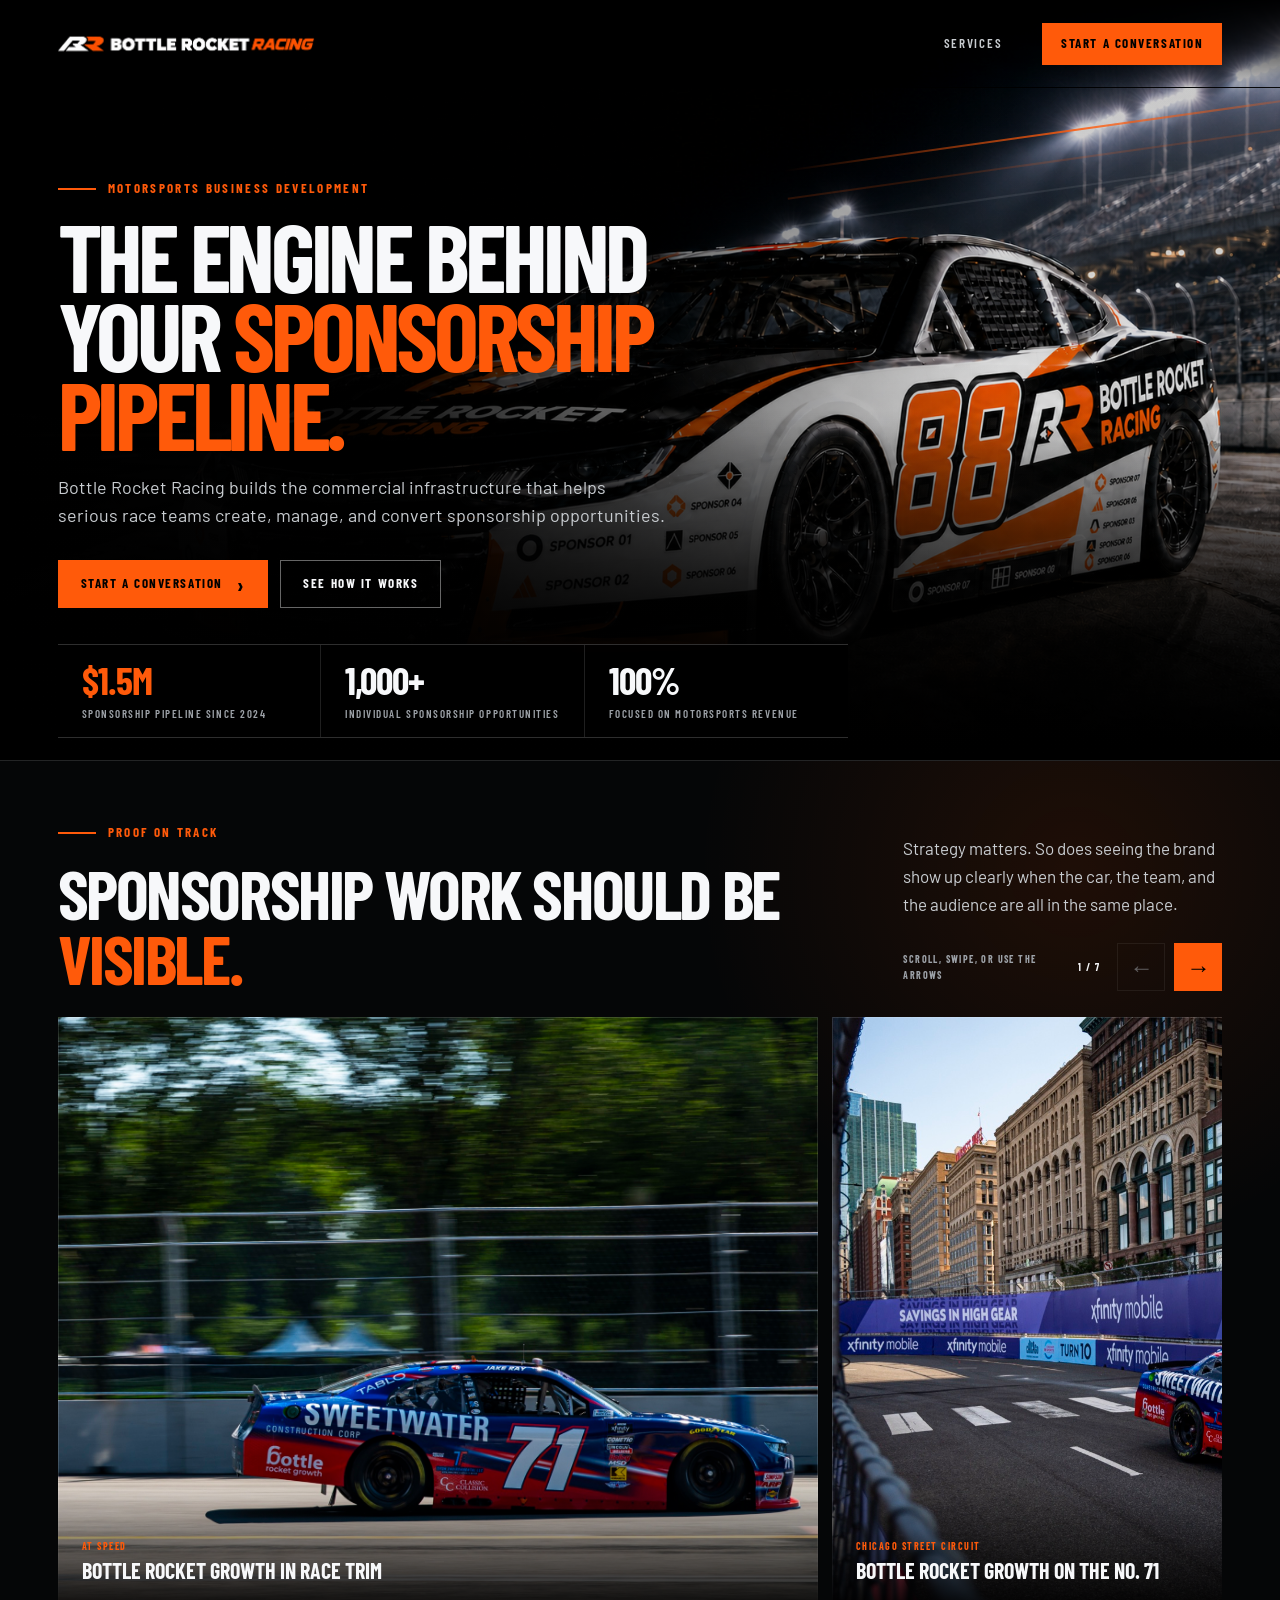
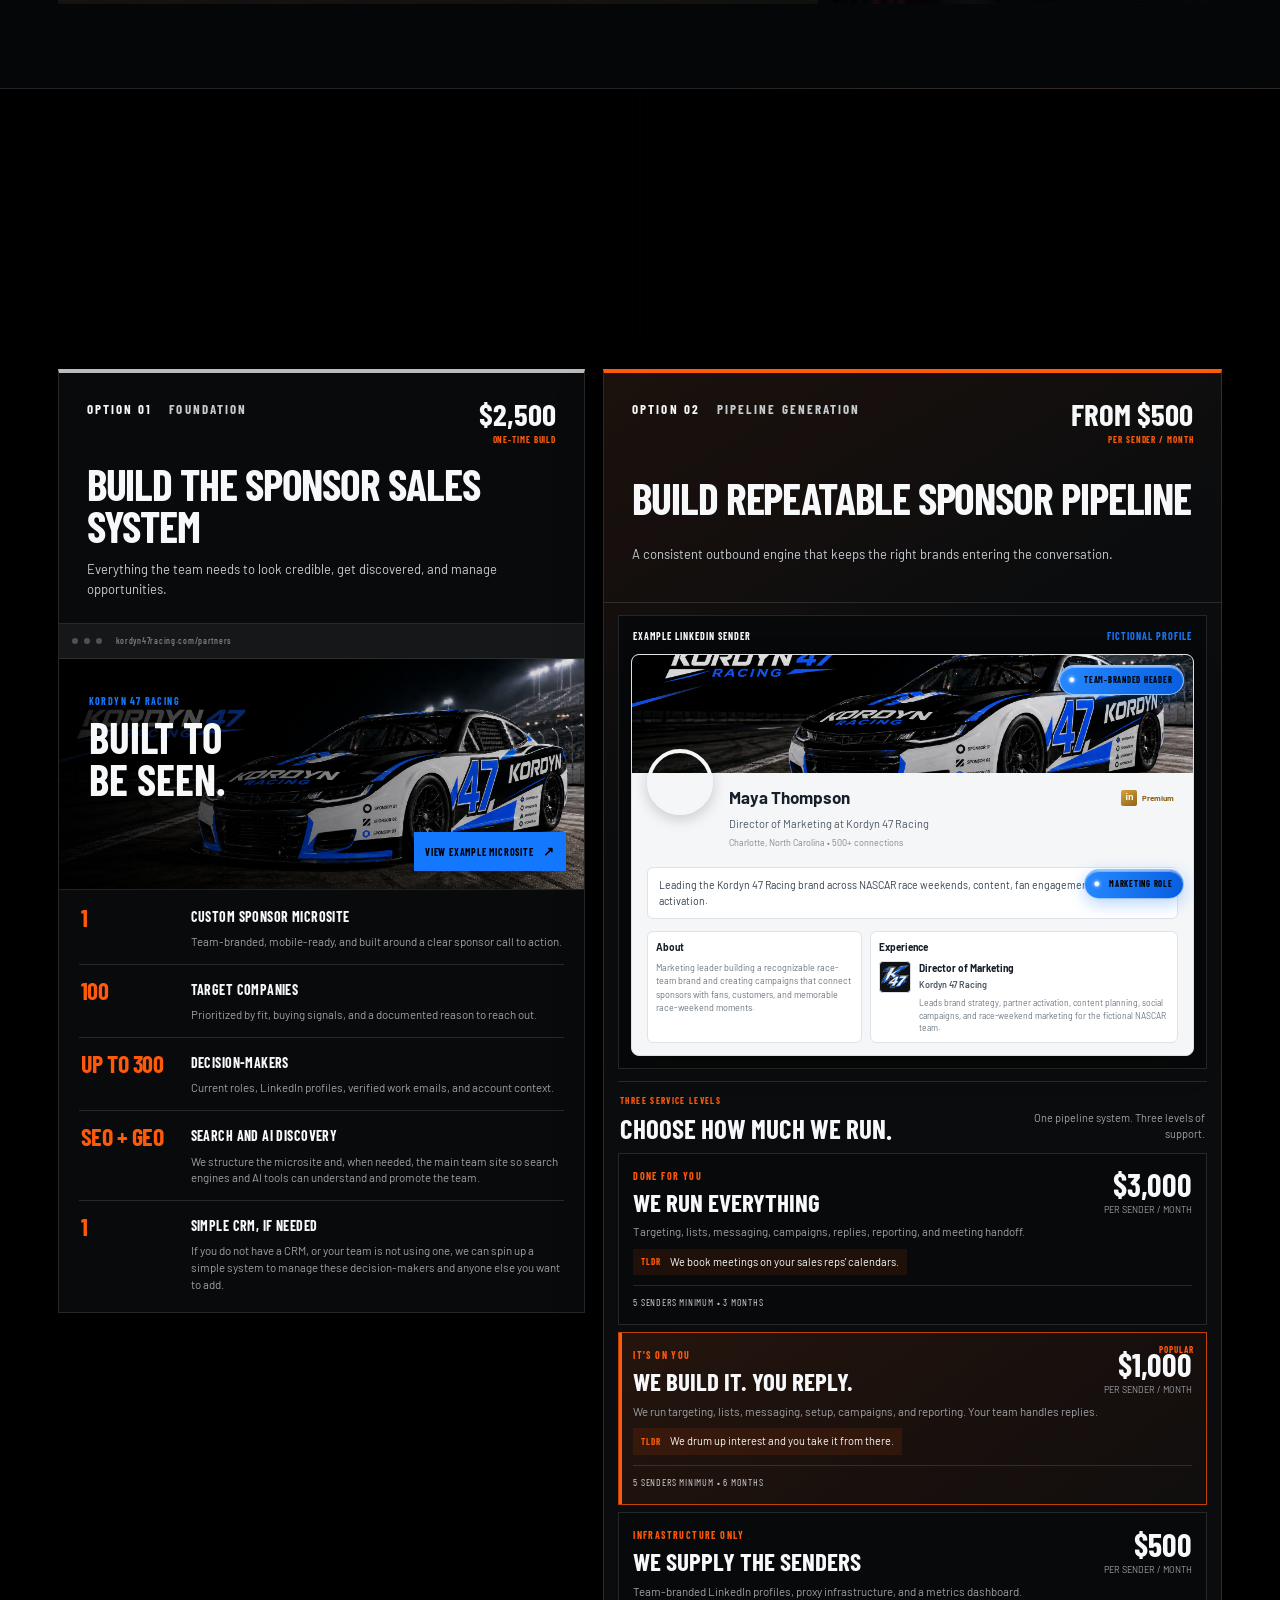
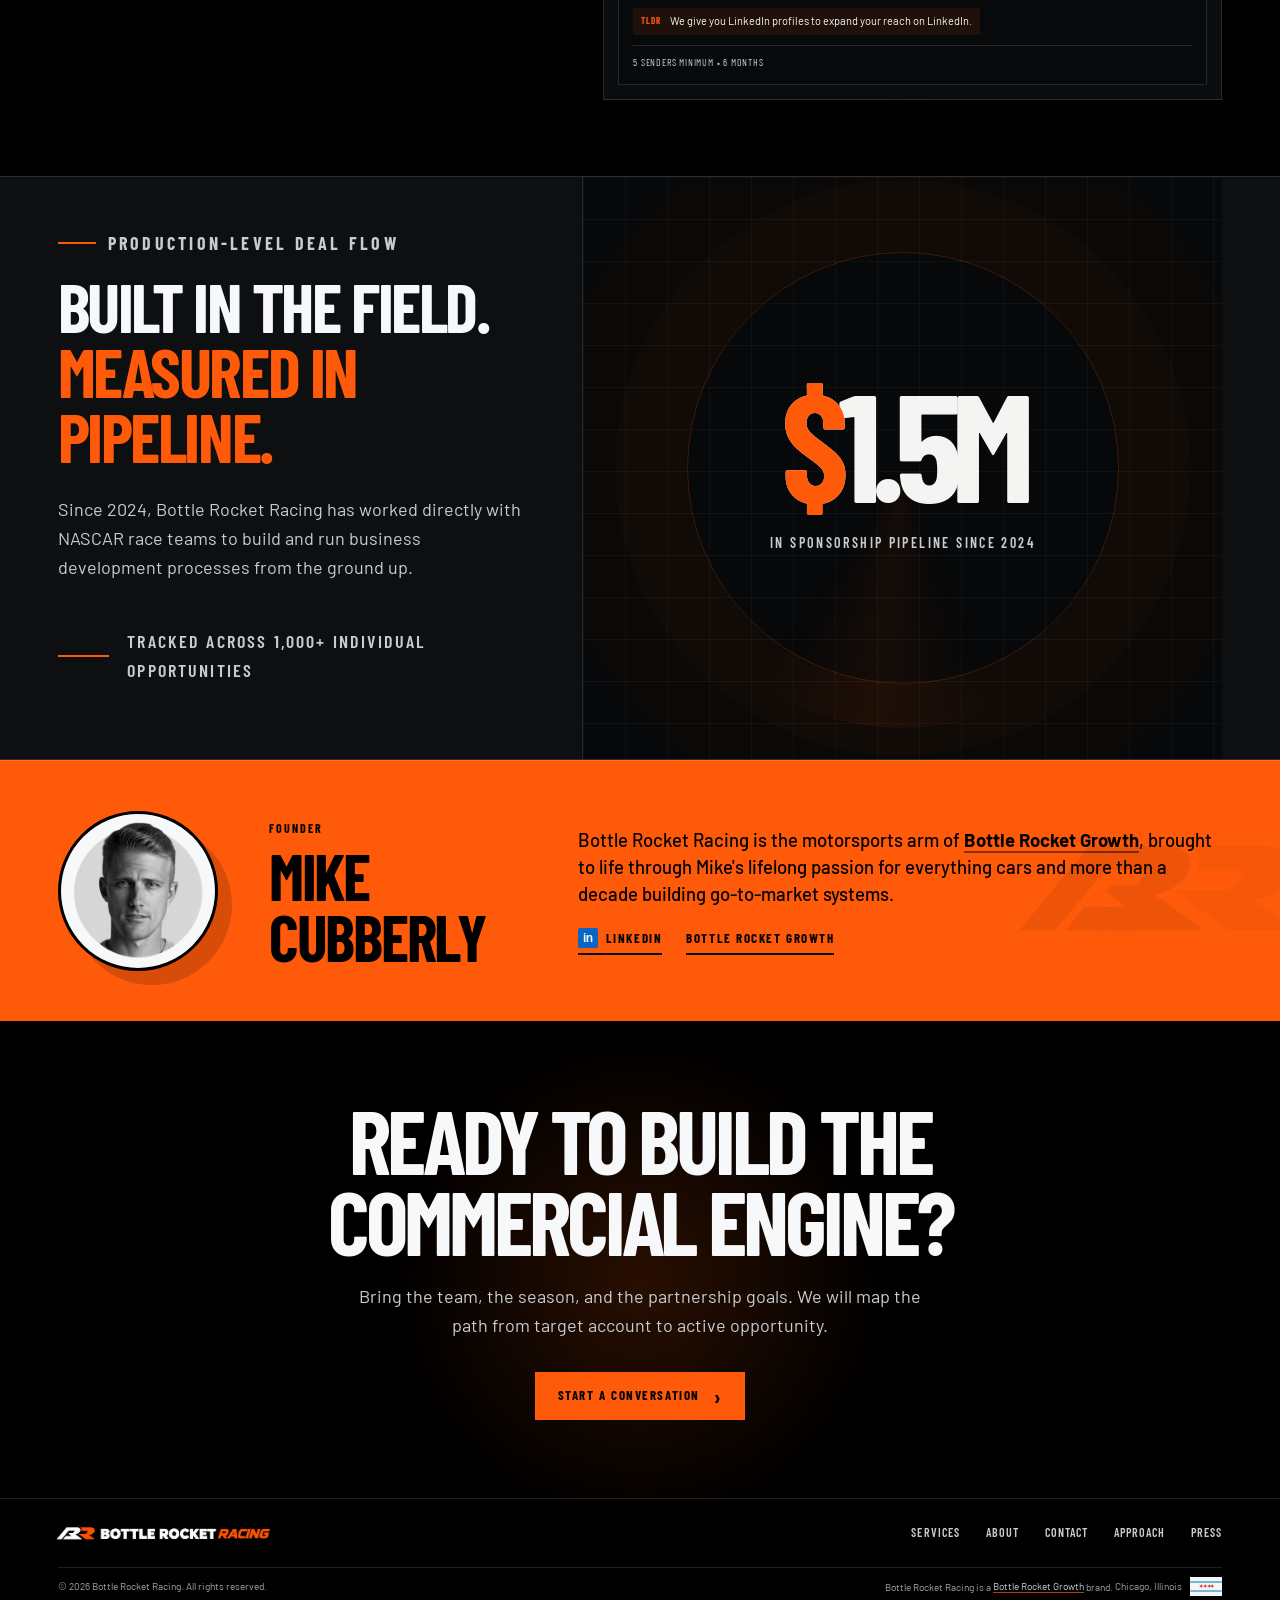
<file: index.html>
<!doctype html>
<html lang="en">
<head>
  <meta charset="utf-8">
  <meta name="viewport" content="width=device-width, initial-scale=1">
  <title>Sponsorship Pipeline for Race Teams | Bottle Rocket Racing</title>
  <meta name="description" content="Bottle Rocket Racing builds sponsorship pipeline and commercial infrastructure for serious race teams, including NASCAR teams.">
  <meta name="theme-color" content="#000000">
  <meta name="robots" content="index,follow,max-image-preview:large">
  <link rel="canonical" href="https://bottlerocketracing.com/">
  <link rel="icon" href="/favicon.ico?v=3" sizes="32x32">
  <link rel="icon" href="/favicon-32.png?v=3" type="image/png" sizes="32x32">
  <link rel="icon" href="/favicon-v2.png?v=3" type="image/png" sizes="512x512">
  <link rel="apple-touch-icon" href="/apple-touch-icon.png?v=3" sizes="180x180">
  <meta property="og:type" content="website">
  <meta property="og:url" content="https://bottlerocketracing.com/">
  <meta property="og:title" content="Bottle Rocket Racing | Revenue for Race Teams">
  <meta property="og:description" content="The commercial engine behind your sponsorship pipeline.">
  <meta property="og:image" content="https://bottlerocketracing.com/og-brr.png">
  <meta property="og:site_name" content="Bottle Rocket Racing">
  <meta name="twitter:card" content="summary_large_image">
  <meta name="twitter:title" content="Bottle Rocket Racing | Revenue for Race Teams">
  <meta name="twitter:description" content="The commercial engine behind your sponsorship pipeline.">
  <meta name="twitter:image" content="https://bottlerocketracing.com/og-brr.png">
  <link rel="preconnect" href="https://fonts.googleapis.com">
  <link rel="preconnect" href="https://fonts.gstatic.com" crossorigin>
  <link href="https://fonts.googleapis.com/css2?family=Barlow:ital,wght@0,400;0,500;0,600;1,400&amp;family=Barlow+Condensed:ital,wght@0,500;0,600;0,700;1,600&amp;display=swap" rel="stylesheet">
  <link rel="preload" as="image" href="/race-car-88-crisp.png" fetchpriority="high">
  <link rel="stylesheet" href="/styles.css?v=services-16">
  <script type="application/ld+json">
  {
    "@context": "https://schema.org",
    "@type": "ProfessionalService",
    "name": "Bottle Rocket Racing",
    "alternateName": "BRR",
    "url": "https://bottlerocketracing.com/",
    "logo": "https://bottlerocketracing.com/brr-wordmark.png",
    "image": "https://bottlerocketracing.com/race-car-88-crisp.png",
    "description": "Motorsports business development and sponsorship pipeline generation for race teams.",
    "founder": {
      "@type": "Person",
      "name": "Mike Cubberly",
      "url": "https://mikecubberly.com"
    },
    "address": {
      "@type": "PostalAddress",
      "addressLocality": "Chicago",
      "addressRegion": "IL",
      "addressCountry": "US"
    },
    "areaServed": "United States",
    "parentOrganization": {
      "@type": "Organization",
      "name": "Bottle Rocket Growth",
      "url": "https://bottlerocketgrowth.com"
    },
    "sameAs": [
      "https://www.linkedin.com/in/mikecubberly"
    ],
    "hasOfferCatalog": {
      "@type": "OfferCatalog",
      "name": "Motorsports Commercial Services",
      "itemListElement": [
        {
          "@type": "Offer",
          "price": "2500",
          "priceCurrency": "USD",
          "itemOffered": {
            "@type": "Service",
            "name": "Sponsorship Sales Foundation",
            "description": "Sponsor microsite, target-company and decision-maker research, search and AI discovery, and optional simple CRM setup."
          }
        },
        {
          "@type": "Offer",
          "itemOffered": {
            "@type": "Service",
            "name": "Sponsorship Pipeline Generation",
            "description": "Tiered LinkedIn sponsorship outreach infrastructure and execution, from sender profiles to fully managed campaigns and reply handling."
          }
        }
      ]
    }
  }
  </script>
</head>
<body>
  <a class="skip-link" href="#main">Skip to content</a>
  <header class="site-header">
    <div class="shell header-inner">
      <a class="brand-lockup" href="/" aria-label="Bottle Rocket Racing home">
        <img src="/brr-wordmark.png" alt="Bottle Rocket Racing" width="2172" height="724">
      </a>
      <button class="menu-toggle" type="button" aria-expanded="false" aria-controls="primary-navigation" aria-label="Open navigation"><span></span></button>
      <div class="nav-wrap" id="primary-navigation">
        <nav class="site-nav" aria-label="Primary navigation">
          <a href="#services">Services</a>
        </nav>
        <a class="header-cta" href="/contact.html">Start a conversation</a>
      </div>
    </div>
  </header>

  <main id="main">
    <section class="hero">
      <div class="hero-media" aria-hidden="true"></div>
      <div class="hero-speedline" aria-hidden="true"></div>
      <div class="shell hero-inner">
        <div class="hero-copy">
          <p class="eyebrow">Motorsports business development</p>
          <h1>The engine behind your <span>sponsorship pipeline.</span></h1>
          <p class="hero-lede">Bottle Rocket Racing builds the commercial infrastructure that helps serious race teams create, manage, and convert sponsorship opportunities.</p>
          <div class="hero-actions">
            <a class="button button-arrow" href="/contact.html">Start a conversation</a>
            <a class="button button-secondary" href="#services">See how it works</a>
          </div>
        </div>
        <div class="proof-strip" aria-label="Bottle Rocket Racing results">
          <div class="proof-item">
            <span class="proof-value"><em>$1.5M</em></span>
            <span class="proof-label">Sponsorship pipeline since 2024</span>
          </div>
          <div class="proof-item">
            <span class="proof-value">1,000+</span>
            <span class="proof-label">Individual sponsorship opportunities</span>
          </div>
          <div class="proof-item">
            <span class="proof-value">100%</span>
            <span class="proof-label">Focused on motorsports revenue</span>
          </div>
        </div>
      </div>
    </section>

    <section class="race-proof-section" aria-labelledby="race-proof-title">
      <div class="shell">
        <div class="race-proof-head reveal">
          <div>
            <p class="eyebrow">Proof on track</p>
            <h2 class="section-title" id="race-proof-title">Sponsorship work should be <span>visible.</span></h2>
          </div>
          <div class="race-proof-head-side">
            <p>Strategy matters. So does seeing the brand show up clearly when the car, the team, and the audience are all in the same place.</p>
            <div class="race-gallery-controls" aria-label="Race photo gallery controls">
              <span class="race-gallery-instruction">Scroll, swipe, or use the arrows</span>
              <span class="race-gallery-count" data-race-count aria-live="polite">1 / 7</span>
              <button class="race-gallery-button" type="button" data-race-prev aria-label="Previous race photo" disabled><span aria-hidden="true">&#8592;</span></button>
              <button class="race-gallery-button" type="button" data-race-next aria-label="Next race photo"><span aria-hidden="true">&#8594;</span></button>
            </div>
          </div>
        </div>
        <div class="race-proof-gallery reveal" id="race-photo-gallery" data-race-gallery tabindex="0" aria-label="Chicago race photo gallery. Use the left and right arrow keys or the gallery controls to browse.">
          <figure class="race-proof-photo race-proof-photo-main">
            <img src="/race-chicago-speed.jpg" alt="Ryan Ellis Racing number 71 car carrying the Bottle Rocket Growth logo at speed on the Chicago street circuit" width="1920" height="1277" loading="lazy">
            <figcaption><span>At speed</span><strong>Bottle Rocket Growth in race trim</strong></figcaption>
          </figure>
          <figure class="race-proof-photo race-proof-photo-secondary">
            <img src="/race-chicago-street.jpg" alt="Ryan Ellis Racing number 71 car on a Chicago street circuit with the Bottle Rocket Growth logo visible on the rear quarter panel" width="1500" height="998" loading="lazy">
            <figcaption><span>Chicago street circuit</span><strong>Bottle Rocket Growth on the No. 71</strong></figcaption>
          </figure>
          <figure class="race-proof-photo race-proof-photo-skyline">
            <img src="/race-chicago-skyline.jpg" alt="Ryan Ellis Racing number 71 car carrying Bottle Rocket Growth branding with the Chicago skyline behind it" width="1600" height="1066" loading="lazy">
            <figcaption><span>Downtown Chicago</span><strong>The No. 71 through the city</strong></figcaption>
          </figure>
          <figure class="race-proof-photo race-proof-photo-congress">
            <img src="/race-chicago-congress.jpg" alt="Ryan Ellis Racing number 71 car with Bottle Rocket Growth branding beneath the Congress Hotel sign in Chicago" width="1800" height="1197" loading="lazy">
            <figcaption><span>Congress Hotel</span><strong>A sponsor presence built to be seen</strong></figcaption>
          </figure>
          <figure class="race-proof-photo race-proof-photo-turn-six">
            <img src="/race-chicago-turn-six.jpg" alt="Ryan Ellis Racing number 71 car carrying Bottle Rocket Growth branding through turn 6 in Chicago" width="1600" height="1066" loading="lazy">
            <figcaption><span>Turn 6</span><strong>Brand visibility from every angle</strong></figcaption>
          </figure>
          <figure class="race-proof-photo race-proof-photo-turn-ten">
            <img src="/race-chicago-turn-ten.jpg" alt="Ryan Ellis Racing number 71 car carrying Bottle Rocket Growth branding through turn 10 in Chicago" width="1500" height="1000" loading="lazy">
            <figcaption><span>Turn 10</span><strong>The No. 71 in the Chicago streets</strong></figcaption>
          </figure>
          <figure class="race-proof-photo race-proof-photo-portrait">
            <img src="/race-chicago-team.jpg" alt="Three people beside the number 71 race car with Bottle Rocket Growth branding" width="564" height="848" loading="lazy">
            <figcaption><span>Trackside</span><strong>The people behind the partnership</strong></figcaption>
          </figure>
        </div>
      </div>
    </section>

    <section class="section section-lined" id="services">
      <div class="shell">
        <div class="section-head reveal">
          <div>
            <p class="eyebrow">What we build</p>
            <h2 class="section-title">Commercial infrastructure built for <span>race teams.</span></h2>
          </div>
          <p class="section-intro">Two focused ways to grow consistent sponsorship revenue. <span class="accent-text">Foundation</span> provides your team the assets to get seen and sell clearly. <span class="accent-text">Pipeline generation</span> creates a sustainable, repeatable, and consistent flow of sponsor conversations via LinkedIn.</p>
        </div>
        <div class="offer-split">
          <article class="offer-panel foundation-panel reveal">
            <header class="offer-panel-head">
              <p class="card-kicker"><span>Option 01</span> Foundation</p>
              <h3>Build the sponsor sales system</h3>
              <p>Everything the team needs to look credible, get discovered, and manage opportunities.</p>
              <div class="option-price"><strong>$2,500</strong><span>One-time build</span></div>
            </header>
            <div class="foundation-content">
              <a class="microsite-preview" href="/kordyn-47.html" target="_blank" rel="noopener" aria-label="Open the complete Kordyn 47 Racing example microsite in a new tab">
                <span class="preview-browser-bar"><i></i><i></i><i></i><b>kordyn47racing.com/partners</b></span>
                <span class="preview-car-wrap">
                  <img src="/kordyn-47-blue-banner.png" alt="Example Kordyn 47 Racing NASCAR team sponsor microsite featuring the fictional blue number 47 car">
                  <span class="preview-car-copy"><small>KORDYN 47 RACING</small><strong>Built to<br>be seen.</strong></span>
                  <span class="preview-link-label">View example microsite <b>&#8599;</b></span>
                </span>
              </a>
              <div class="foundation-list" aria-label="Sponsorship sales foundation deliverables">
                <div class="foundation-row">
                  <strong>1</strong>
                  <p><b>Custom sponsor microsite</b><span>Team-branded, mobile-ready, and built around a clear sponsor call to action.</span></p>
                </div>
                <div class="foundation-row">
                  <strong>100</strong>
                  <p><b>Target companies</b><span>Prioritized by fit, buying signals, and a documented reason to reach out.</span></p>
                </div>
                <div class="foundation-row">
                  <strong>Up to 300</strong>
                  <p><b>Decision-makers</b><span>Current roles, LinkedIn profiles, verified work emails, and account context.</span></p>
                </div>
                <div class="foundation-row">
                  <strong>SEO + GEO</strong>
                  <p><b>Search and AI discovery</b><span>We structure the microsite and, when needed, the main team site so search engines and AI tools can understand and promote the team.</span></p>
                </div>
                <div class="foundation-row">
                  <strong>1</strong>
                  <p><b>Simple CRM, if needed</b><span>If you do not have a CRM, or your team is not using one, we can spin up a simple system to manage these decision-makers and anyone else you want to add.</span></p>
                </div>
              </div>
            </div>
          </article>

          <article class="offer-panel pipeline-panel reveal">
            <header class="offer-panel-head">
              <p class="card-kicker"><span>Option 02</span> Pipeline generation</p>
              <h3>Build repeatable sponsor pipeline</h3>
              <p>A consistent outbound engine that keeps the right brands entering the conversation.</p>
              <div class="option-price"><strong>From $500</strong><span>Per sender / month</span></div>
            </header>
            <div class="pipeline-overview">
              <div class="sender-profile-preview" role="group" tabindex="0" aria-label="Animated example of a fictional LinkedIn sender profile">
                <div class="sender-preview-bar"><span>Example LinkedIn sender</span><small>Fictional profile</small></div>
                <div class="sender-profile-card">
                  <div class="sender-profile-banner" role="img" aria-label="Fictional Kordyn 47 Racing NASCAR team banner featuring the number 47 car and fictional sponsor logos"><i class="profile-callout callout-brand">Team-branded header</i></div>
                  <div class="sender-profile-body">
                    <div class="sender-avatar" role="img" aria-label="Fictional portrait of Maya Thompson"></div>
                    <div class="sender-identity">
                      <div class="sender-name-line"><strong>Maya Thompson</strong><span class="linkedin-premium-badge" aria-label="LinkedIn Premium member"><i>in</i> Premium</span></div>
                      <span>Director of Marketing at Kordyn 47 Racing</span>
                      <small>Charlotte, North Carolina &bull; 500+ connections</small>
                    </div>
                    <i class="profile-callout callout-role">Marketing role</i>
                    <div class="sender-headline">Leading the Kordyn 47 Racing brand across NASCAR race weekends, content, fan engagement, and sponsor activation.</div>
                    <div class="sender-profile-bottom">
                      <span><b>About</b> Marketing leader building a recognizable race-team brand and creating campaigns that connect sponsors with fans, customers, and memorable race-weekend moments.</span>
                      <div class="sender-experience">
                        <b>Experience</b>
                        <div class="sender-experience-entry">
                          <span class="sender-company-logo"><img src="/kordyn-47-blue-logo.png" alt="Kordyn 47 Racing logo" width="28" height="28"></span>
                          <div class="sender-experience-copy"><strong>Director of Marketing</strong><em>Kordyn 47 Racing</em><small>Leads brand strategy, partner activation, content planning, social campaigns, and race-weekend marketing for the fictional NASCAR team.</small></div>
                        </div>
                      </div>
                    </div>
                  </div>
                </div>
              </div>
            </div>
            <div class="tier-section-head">
              <div>
                <span>Three service levels</span>
                <h4 id="pipeline-levels-title">Choose how much we run.</h4>
              </div>
              <p>One pipeline system. Three levels of support.</p>
            </div>
            <div class="tier-list" aria-labelledby="pipeline-levels-title">
              <section class="tier-row">
                <div class="tier-name"><span>Done For You</span><h4>We run everything</h4></div>
                <p class="tier-price"><strong>$3,000</strong><span>per sender / month</span></p>
                <p class="tier-summary">Targeting, lists, messaging, campaigns, replies, reporting, and meeting handoff.</p>
                <p class="tier-tldr"><b>TLDR</b><span>We book meetings on your sales reps' calendars.</span></p>
                <p class="tier-terms">5 senders minimum &bull; 3 months</p>
              </section>
              <section class="tier-row tier-row-featured">
                <span class="tier-badge">Popular</span>
                <div class="tier-name"><span>It's On You</span><h4>We build it. You reply.</h4></div>
                <p class="tier-price"><strong>$1,000</strong><span>per sender / month</span></p>
                <p class="tier-summary">We run targeting, lists, messaging, setup, campaigns, and reporting. Your team handles replies.</p>
                <p class="tier-tldr"><b>TLDR</b><span>We drum up interest and you take it from there.</span></p>
                <p class="tier-terms">5 senders minimum &bull; 6 months</p>
              </section>
              <section class="tier-row">
                <div class="tier-name"><span>Infrastructure Only</span><h4>We supply the senders</h4></div>
                <p class="tier-price"><strong>$500</strong><span>per sender / month</span></p>
                <p class="tier-summary">Team-branded LinkedIn profiles, proxy infrastructure, and a metrics dashboard.</p>
                <p class="tier-tldr"><b>TLDR</b><span>We give you LinkedIn profiles to expand your reach on LinkedIn.</span></p>
                <p class="tier-terms">5 senders minimum &bull; 6 months</p>
              </section>
            </div>
          </article>
        </div>
      </div>
    </section>

    <section class="pipeline-section" aria-labelledby="pipeline-title">
      <div class="shell pipeline-grid">
        <div class="pipeline-copy reveal">
          <p class="eyebrow">Production-level deal flow</p>
          <h2 class="section-title" id="pipeline-title">Built in the field. <span>Measured in pipeline.</span></h2>
          <p>Since 2024, Bottle Rocket Racing has worked directly with NASCAR race teams to build and run business development processes from the ground up.</p>
          <p class="fact-row">Tracked across 1,000+ individual opportunities</p>
        </div>
        <div class="pipeline-visual reveal" role="img" tabindex="0" aria-label="$1.5 million in sponsorship pipeline since 2024">
          <div class="metric-lockup">
            <span class="metric-big"><span>$</span>1.5M</span>
            <span class="metric-caption">In sponsorship pipeline since 2024</span>
          </div>
        </div>
      </div>
    </section>

    <section class="founder-band" aria-labelledby="founder-title">
      <span class="founder-watermark" aria-hidden="true"></span>
      <div class="shell founder-grid">
        <div class="founder-portrait-frame">
          <img class="founder-portrait" src="/mike-cubberly.png" alt="Mike Cubberly" width="1254" height="1254">
        </div>
        <div class="founder-identity">
          <span class="founder-label">Founder</span>
          <h2 class="founder-name" id="founder-title">Mike Cubberly</h2>
        </div>
        <div class="founder-details">
          <p class="founder-copy">Bottle Rocket Racing is the motorsports arm of <a class="founder-inline-link" href="https://bottlerocketgrowth.com?utm_source=bottlerocketracing.com&amp;utm_medium=referral&amp;utm_campaign=founder_section&amp;utm_content=bottle_rocket_growth" target="_blank" rel="noopener">Bottle Rocket Growth</a>, brought to life through Mike's lifelong passion for everything cars and more than a decade building go-to-market systems.</p>
          <div class="founder-actions">
            <a class="founder-social" href="https://www.linkedin.com/in/mikecubberly?utm_source=bottlerocketracing.com&amp;utm_medium=referral&amp;utm_campaign=founder_section&amp;utm_content=linkedin_profile" target="_blank" rel="me noopener"><span class="founder-linkedin-icon" aria-hidden="true">in</span><span>LinkedIn</span></a>
            <a class="founder-link" href="https://bottlerocketgrowth.com?utm_source=bottlerocketracing.com&amp;utm_medium=referral&amp;utm_campaign=founder_section&amp;utm_content=bottle_rocket_growth" target="_blank" rel="noopener">Bottle Rocket Growth</a>
          </div>
        </div>
      </div>
    </section>

    <section class="cta-section">
      <div class="shell reveal">
        <h2>Ready to build the commercial engine?</h2>
        <p>Bring the team, the season, and the partnership goals. We will map the path from target account to active opportunity.</p>
        <a class="button button-arrow" href="/contact.html">Start a conversation</a>
      </div>
    </section>
  </main>

  <footer class="site-footer">
    <div class="shell">
      <div class="footer-top">
        <a class="footer-logo" href="/" aria-label="Bottle Rocket Racing home">
          <img src="/brr-wordmark.png" alt="Bottle Rocket Racing" width="2172" height="724">
        </a>
        <nav class="footer-links" aria-label="Footer navigation">
          <a href="/#services">Services</a>
          <a href="/about.html">About</a>
          <a href="/contact.html">Contact</a>
          <a href="/about.html#approach">Approach</a>
          <a href="/press.html">Press</a>
        </nav>
      </div>
      <div class="footer-bottom">
        <span>© 2026 Bottle Rocket Racing. All rights reserved.</span>
        <span>Bottle Rocket Racing is a <a href="https://bottlerocketgrowth.com?utm_source=bottlerocketracing.com&amp;utm_medium=referral&amp;utm_campaign=footer&amp;utm_content=bottle_rocket_growth" target="_blank" rel="noopener">Bottle Rocket Growth</a> brand. <span class="footer-location">Chicago, Illinois <span class="chicago-flag" role="img" aria-label="Flag of Chicago"><span aria-hidden="true">✶︎ ✶︎ ✶︎ ✶︎</span></span></span></span>
      </div>
    </div>
  </footer>
  <script src="/site.js?v=services-8" defer></script>
  <!-- Start of tawk.to live chat -->
  <script>
    var Tawk_API = Tawk_API || {}, Tawk_LoadStart = new Date();
    (function () {
      var chatScript = document.createElement("script");
      var firstScript = document.getElementsByTagName("script")[0];
      chatScript.async = true;
      chatScript.src = "https://embed.tawk.to/6a8373c5d009381d496aa211/1k08noeid";
      chatScript.charset = "UTF-8";
      chatScript.setAttribute("crossorigin", "*");
      firstScript.parentNode.insertBefore(chatScript, firstScript);
    })();
  </script>
  <!-- End of tawk.to live chat -->
</body>
</html>
</file>
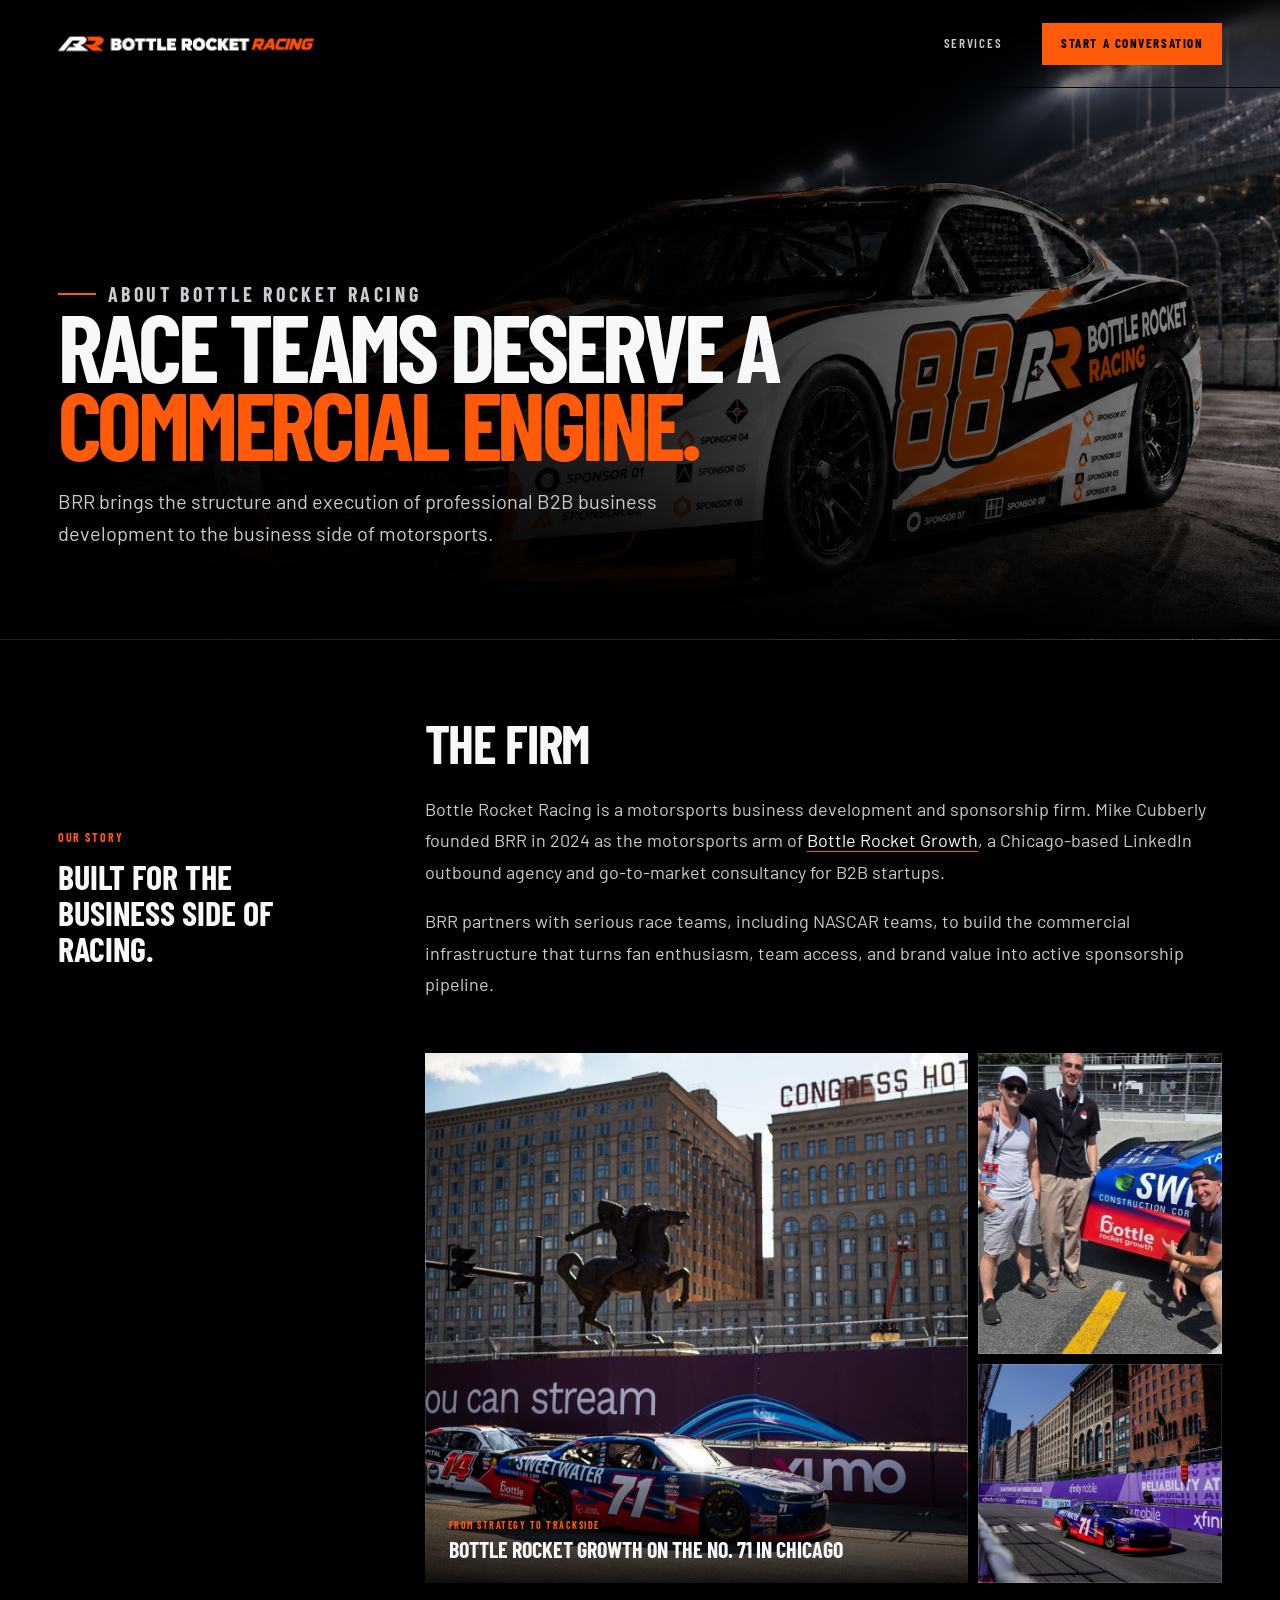
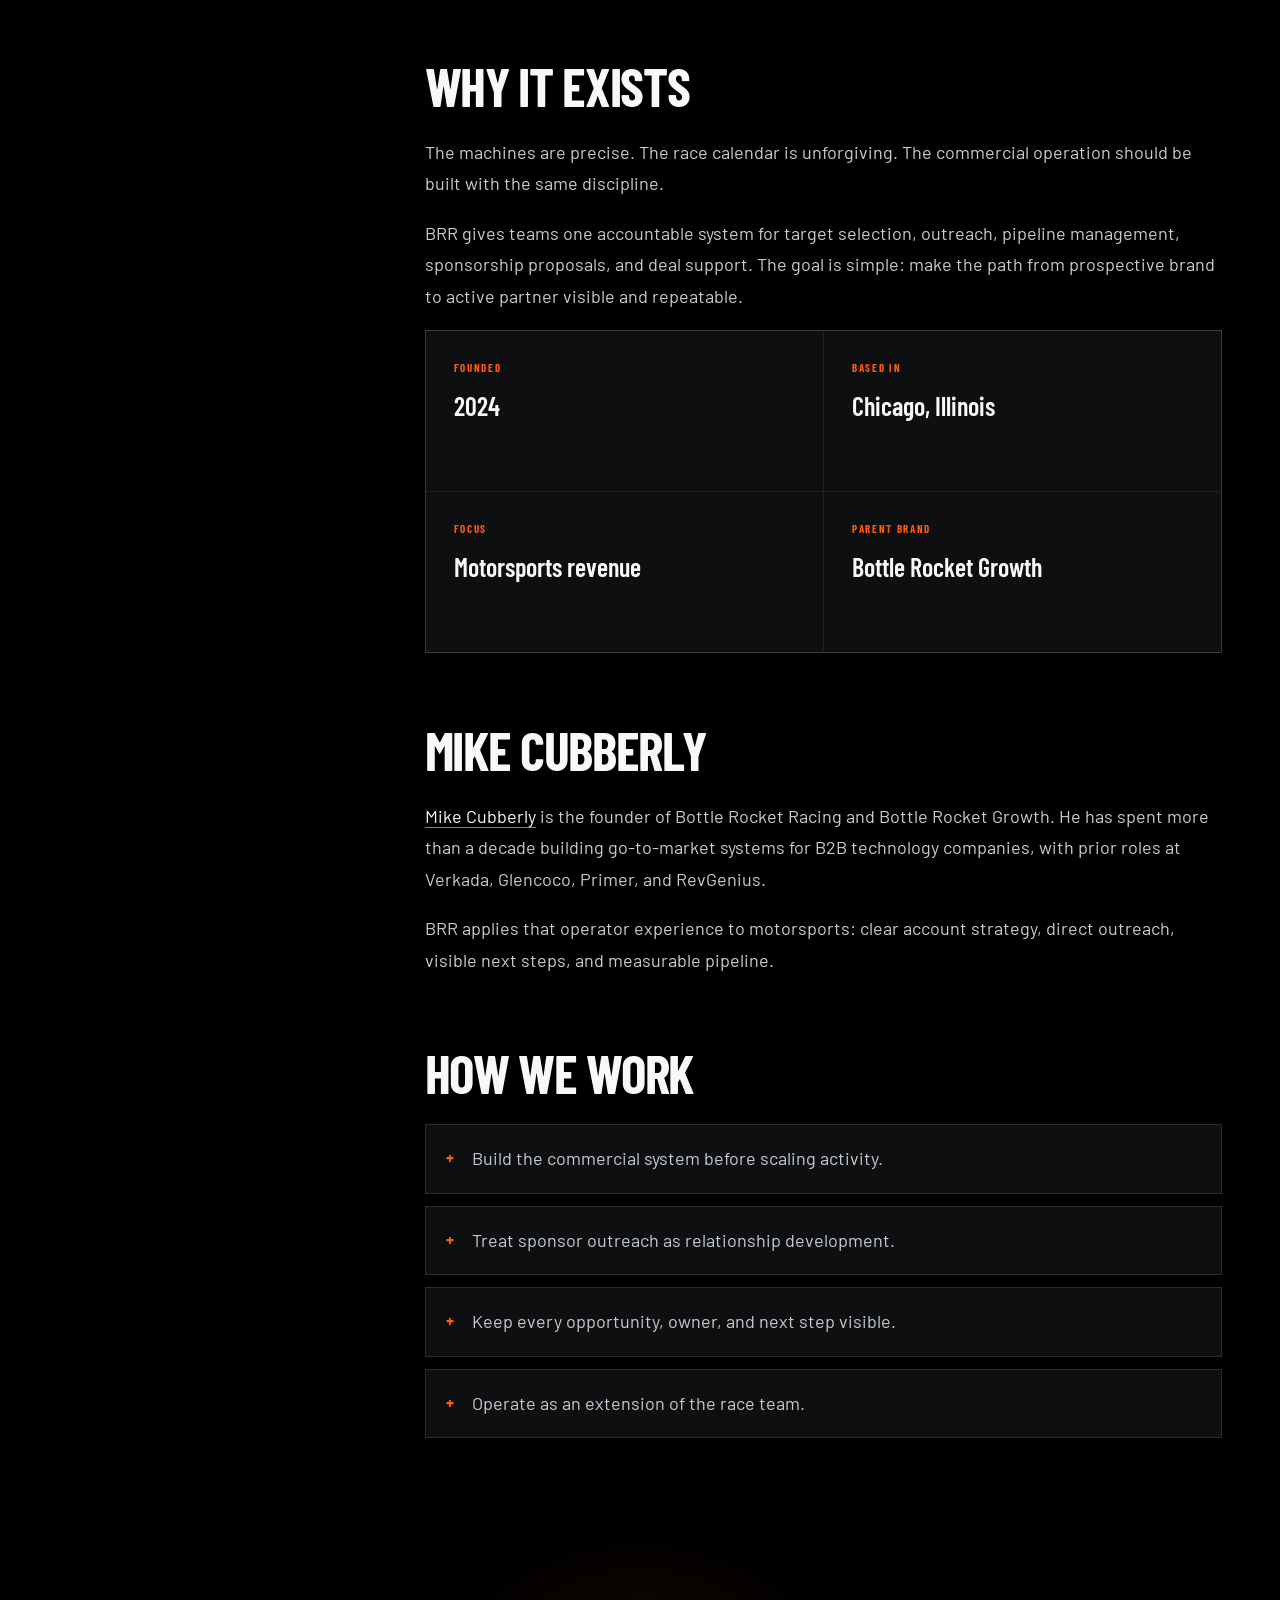
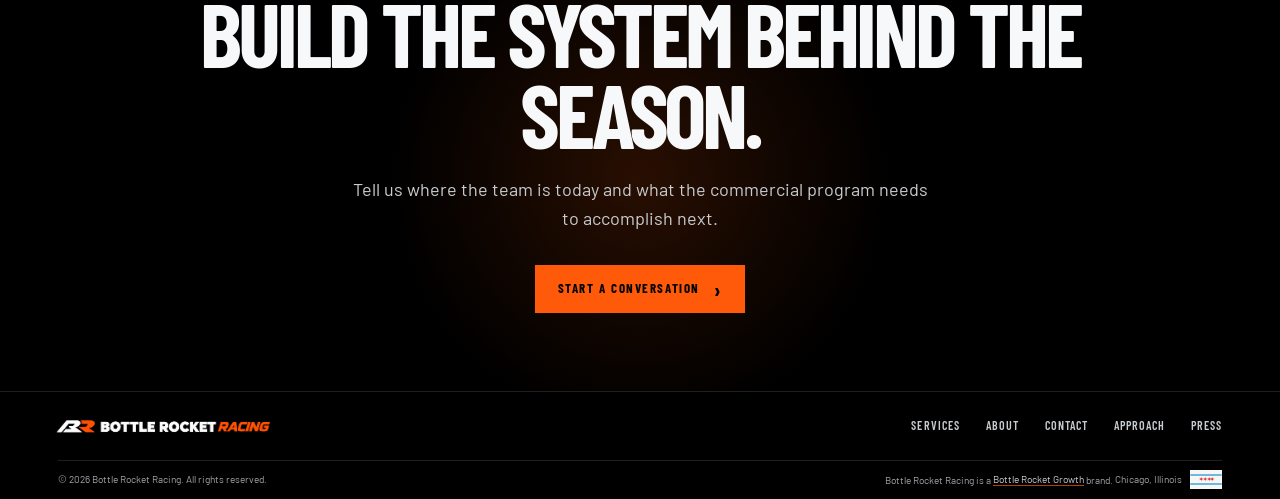
<file: about.html>
<!doctype html>
<html lang="en">
<head>
  <meta charset="utf-8">
  <meta name="viewport" content="width=device-width, initial-scale=1">
  <title>About Bottle Rocket Racing | Mike Cubberly</title>
  <meta name="description" content="Bottle Rocket Racing is the motorsports business development arm of Bottle Rocket Growth, founded by Mike Cubberly in Chicago in 2024.">
  <meta name="theme-color" content="#000000">
  <meta name="robots" content="index,follow,max-image-preview:large">
  <link rel="canonical" href="https://bottlerocketracing.com/about.html">
  <link rel="icon" href="/favicon.ico?v=3" sizes="32x32">
  <link rel="icon" href="/favicon-32.png?v=3" type="image/png" sizes="32x32">
  <link rel="icon" href="/favicon-v2.png?v=3" type="image/png" sizes="512x512">
  <link rel="apple-touch-icon" href="/apple-touch-icon.png?v=3" sizes="180x180">
  <meta property="og:type" content="website">
  <meta property="og:url" content="https://bottlerocketracing.com/about.html">
  <meta property="og:title" content="About Bottle Rocket Racing">
  <meta property="og:description" content="The operator-led motorsports business development firm built for race pace.">
  <meta property="og:image" content="https://bottlerocketracing.com/og-brr.png">
  <meta property="og:site_name" content="Bottle Rocket Racing">
  <meta name="twitter:card" content="summary_large_image">
  <link rel="preconnect" href="https://fonts.googleapis.com">
  <link rel="preconnect" href="https://fonts.gstatic.com" crossorigin>
  <link href="https://fonts.googleapis.com/css2?family=Barlow:ital,wght@0,400;0,500;0,600;1,400&amp;family=Barlow+Condensed:ital,wght@0,500;0,600;0,700;1,600&amp;display=swap" rel="stylesheet">
  <link rel="preload" as="image" href="/race-car-88-crisp.png" fetchpriority="high">
  <link rel="stylesheet" href="/styles.css?v=services-16">
  <script type="application/ld+json">
  {
    "@context": "https://schema.org",
    "@type": "AboutPage",
    "name": "About Bottle Rocket Racing",
    "url": "https://bottlerocketracing.com/about.html",
    "mainEntity": {
      "@type": "Organization",
      "name": "Bottle Rocket Racing",
      "alternateName": "BRR",
      "url": "https://bottlerocketracing.com/",
      "foundingDate": "2024",
      "founder": {
        "@type": "Person",
        "name": "Mike Cubberly",
        "url": "https://mikecubberly.com"
      },
      "parentOrganization": {
        "@type": "Organization",
        "name": "Bottle Rocket Growth",
        "url": "https://bottlerocketgrowth.com"
      }
    }
  }
  </script>
</head>
<body>
  <a class="skip-link" href="#main">Skip to content</a>
  <header class="site-header">
    <div class="shell header-inner">
      <a class="brand-lockup" href="/" aria-label="Bottle Rocket Racing home">
        <img src="/brr-wordmark.png" alt="Bottle Rocket Racing" width="2172" height="724">
      </a>
      <button class="menu-toggle" type="button" aria-expanded="false" aria-controls="primary-navigation" aria-label="Open navigation"><span></span></button>
      <div class="nav-wrap" id="primary-navigation">
        <nav class="site-nav" aria-label="Primary navigation">
          <a href="/#services">Services</a>
        </nav>
        <a class="header-cta" href="/contact.html">Start a conversation</a>
      </div>
    </div>
  </header>

  <main id="main">
    <section class="page-hero">
      <div class="shell">
        <p class="eyebrow">About Bottle Rocket Racing</p>
        <h1>Race teams deserve a <span>commercial engine.</span></h1>
        <p>BRR brings the structure and execution of professional B2B business development to the business side of motorsports.</p>
      </div>
    </section>

    <section class="section">
      <div class="shell content-grid">
        <aside class="content-aside reveal">
          <span>Our story</span>
          <strong>Built for the business side of racing.</strong>
        </aside>
        <div class="prose reveal">
          <h2>The firm</h2>
          <p>Bottle Rocket Racing is a motorsports business development and sponsorship firm. Mike Cubberly founded BRR in 2024 as the motorsports arm of <a href="https://bottlerocketgrowth.com" target="_blank" rel="noopener">Bottle Rocket Growth</a>, a Chicago-based LinkedIn outbound agency and go-to-market consultancy for B2B startups.</p>
          <p>BRR partners with serious race teams, including NASCAR teams, to build the commercial infrastructure that turns fan enthusiasm, team access, and brand value into active sponsorship pipeline.</p>

          <div class="about-race-story" aria-label="Bottle Rocket Growth at the Chicago street race">
            <figure class="about-race-photo about-race-photo-main">
              <img src="/race-chicago-congress.jpg" alt="Ryan Ellis Racing number 71 car with Bottle Rocket Growth branding beneath the Congress Hotel sign in Chicago" width="1800" height="1197" loading="lazy">
              <figcaption><span>From strategy to trackside</span><strong>Bottle Rocket Growth on the No. 71 in Chicago</strong></figcaption>
            </figure>
            <div class="about-race-stack">
              <figure class="about-race-photo">
                <img src="/race-chicago-team.jpg" alt="Three people beside the number 71 race car with Bottle Rocket Growth branding" width="564" height="848" loading="lazy">
              </figure>
              <figure class="about-race-photo">
                <img src="/race-chicago-turn-ten.jpg" alt="Ryan Ellis Racing number 71 car carrying Bottle Rocket Growth branding through turn 10 in Chicago" width="1500" height="1000" loading="lazy">
              </figure>
            </div>
          </div>

          <h2>Why it exists</h2>
          <p>The machines are precise. The race calendar is unforgiving. The commercial operation should be built with the same discipline.</p>
          <p>BRR gives teams one accountable system for target selection, outreach, pipeline management, sponsorship proposals, and deal support. The goal is simple: make the path from prospective brand to active partner visible and repeatable.</p>

          <div class="facts-grid" aria-label="Bottle Rocket Racing facts">
            <div class="fact-card">
              <span>Founded</span>
              <strong>2024</strong>
            </div>
            <div class="fact-card">
              <span>Based in</span>
              <strong>Chicago, Illinois</strong>
            </div>
            <div class="fact-card">
              <span>Focus</span>
              <strong>Motorsports revenue</strong>
            </div>
            <div class="fact-card">
              <span>Parent brand</span>
              <strong>Bottle Rocket Growth</strong>
            </div>
          </div>

          <h2>Mike Cubberly</h2>
          <p><a href="https://mikecubberly.com" target="_blank" rel="author noopener">Mike Cubberly</a> is the founder of Bottle Rocket Racing and Bottle Rocket Growth. He has spent more than a decade building go-to-market systems for B2B technology companies, with prior roles at Verkada, Glencoco, Primer, and RevGenius.</p>
          <p>BRR applies that operator experience to motorsports: clear account strategy, direct outreach, visible next steps, and measurable pipeline.</p>

          <h2 id="approach">How we work</h2>
          <ul class="plain-list">
            <li>Build the commercial system before scaling activity.</li>
            <li>Treat sponsor outreach as relationship development.</li>
            <li>Keep every opportunity, owner, and next step visible.</li>
            <li>Operate as an extension of the race team.</li>
          </ul>
        </div>
      </div>
    </section>

    <section class="cta-section">
      <div class="shell reveal">
        <h2>Build the system behind the season.</h2>
        <p>Tell us where the team is today and what the commercial program needs to accomplish next.</p>
        <a class="button button-arrow" href="/contact.html">Start a conversation</a>
      </div>
    </section>
  </main>

  <footer class="site-footer">
    <div class="shell">
      <div class="footer-top">
        <a class="footer-logo" href="/" aria-label="Bottle Rocket Racing home">
          <img src="/brr-wordmark.png" alt="Bottle Rocket Racing" width="2172" height="724">
        </a>
        <nav class="footer-links" aria-label="Footer navigation">
          <a href="/#services">Services</a>
          <a href="/about.html">About</a>
          <a href="/contact.html">Contact</a>
          <a href="/about.html#approach">Approach</a>
          <a href="/press.html">Press</a>
        </nav>
      </div>
      <div class="footer-bottom">
        <span>© 2026 Bottle Rocket Racing. All rights reserved.</span>
        <span>Bottle Rocket Racing is a <a href="https://bottlerocketgrowth.com?utm_source=bottlerocketracing.com&amp;utm_medium=referral&amp;utm_campaign=footer&amp;utm_content=bottle_rocket_growth" target="_blank" rel="noopener">Bottle Rocket Growth</a> brand. <span class="footer-location">Chicago, Illinois <span class="chicago-flag" role="img" aria-label="Flag of Chicago"><span aria-hidden="true">✶︎ ✶︎ ✶︎ ✶︎</span></span></span></span>
      </div>
    </div>
  </footer>
  <script src="/site.js?v=services-8" defer></script>
  <!-- Start of tawk.to live chat -->
  <script>
    var Tawk_API = Tawk_API || {}, Tawk_LoadStart = new Date();
    (function () {
      var chatScript = document.createElement("script");
      var firstScript = document.getElementsByTagName("script")[0];
      chatScript.async = true;
      chatScript.src = "https://embed.tawk.to/6a8373c5d009381d496aa211/1k08noeid";
      chatScript.charset = "UTF-8";
      chatScript.setAttribute("crossorigin", "*");
      firstScript.parentNode.insertBefore(chatScript, firstScript);
    })();
  </script>
  <!-- End of tawk.to live chat -->
</body>
</html>
</file>
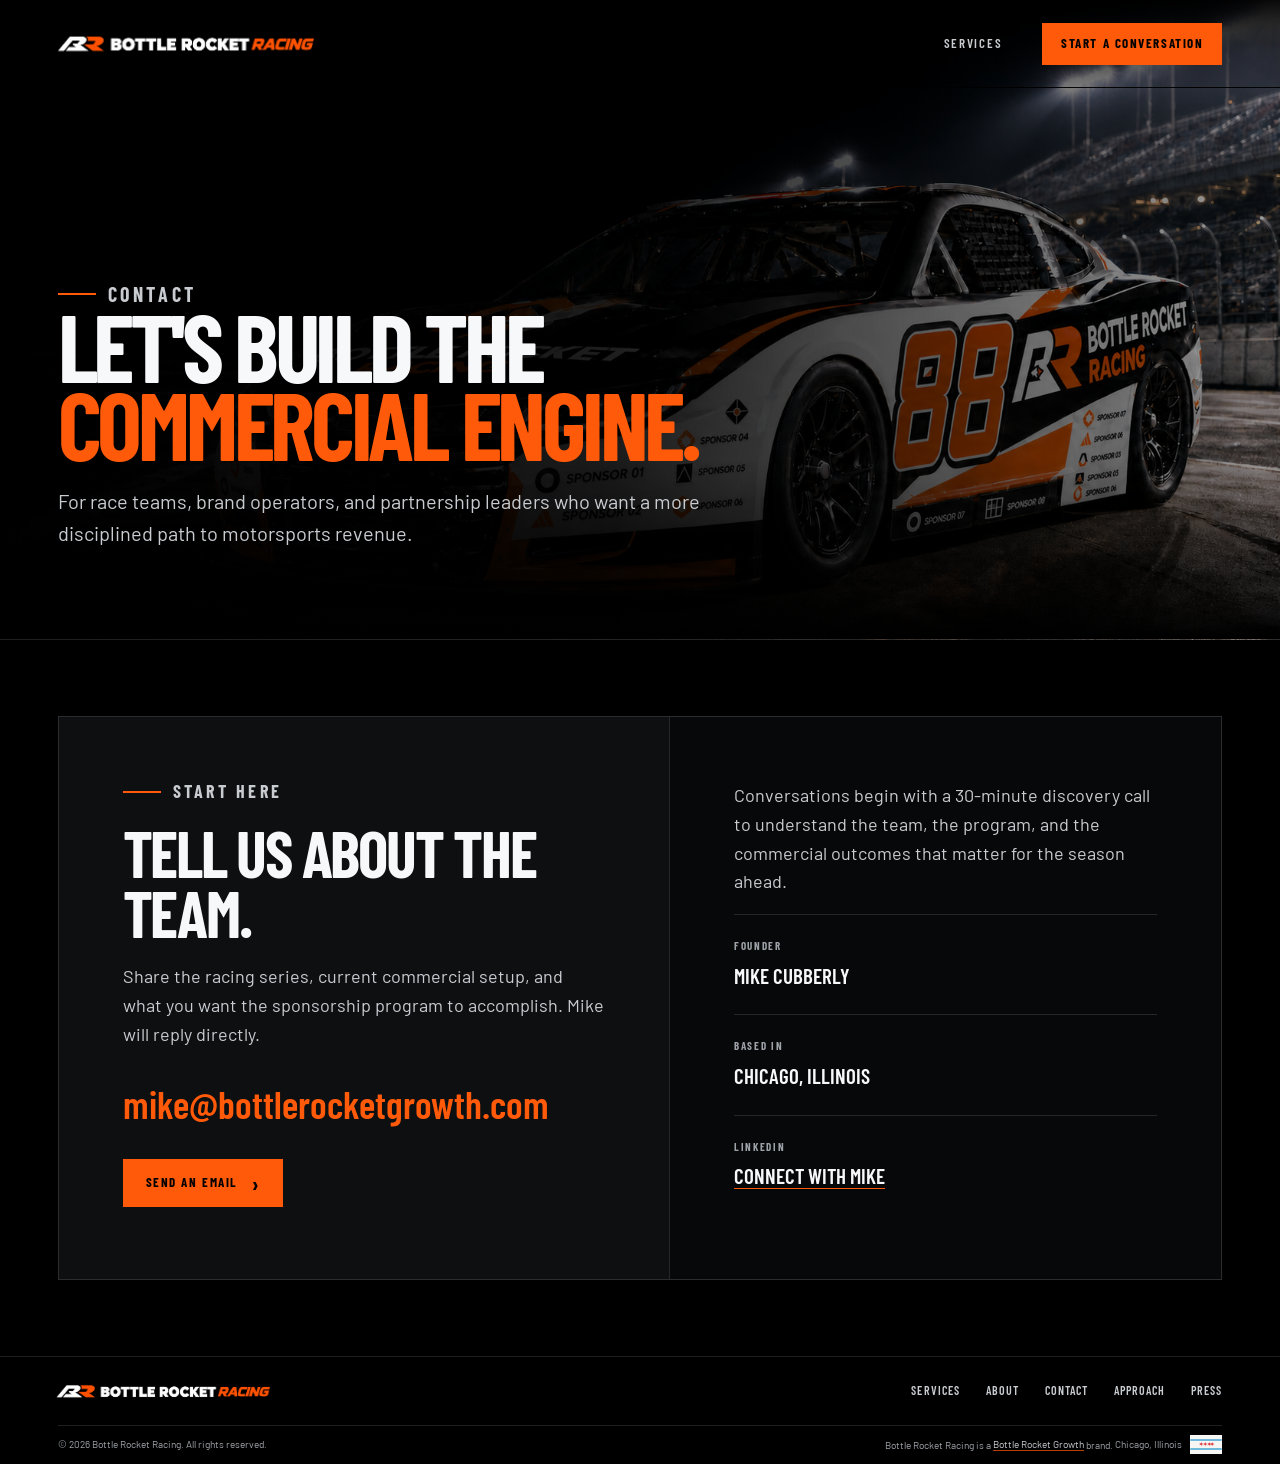
<file: contact.html>
<!doctype html>
<html lang="en">
<head>
  <meta charset="utf-8">
  <meta name="viewport" content="width=device-width, initial-scale=1">
  <title>Contact Bottle Rocket Racing</title>
  <meta name="description" content="Contact Bottle Rocket Racing about motorsports business development, sponsorship pipeline, and race team commercial infrastructure.">
  <meta name="theme-color" content="#000000">
  <meta name="robots" content="index,follow,max-image-preview:large">
  <link rel="canonical" href="https://bottlerocketracing.com/contact.html">
  <link rel="icon" href="/favicon.ico?v=3" sizes="32x32">
  <link rel="icon" href="/favicon-32.png?v=3" type="image/png" sizes="32x32">
  <link rel="icon" href="/favicon-v2.png?v=3" type="image/png" sizes="512x512">
  <link rel="apple-touch-icon" href="/apple-touch-icon.png?v=3" sizes="180x180">
  <meta property="og:type" content="website">
  <meta property="og:url" content="https://bottlerocketracing.com/contact.html">
  <meta property="og:title" content="Contact Bottle Rocket Racing">
  <meta property="og:description" content="Start a conversation about your race team's commercial program.">
  <meta property="og:image" content="https://bottlerocketracing.com/og-brr.png">
  <meta property="og:site_name" content="Bottle Rocket Racing">
  <meta name="twitter:card" content="summary_large_image">
  <link rel="preconnect" href="https://fonts.googleapis.com">
  <link rel="preconnect" href="https://fonts.gstatic.com" crossorigin>
  <link href="https://fonts.googleapis.com/css2?family=Barlow:ital,wght@0,400;0,500;0,600;1,400&amp;family=Barlow+Condensed:ital,wght@0,500;0,600;0,700;1,600&amp;display=swap" rel="stylesheet">
  <link rel="stylesheet" href="/styles.css?v=services-16">
  <script type="application/ld+json">
  {
    "@context": "https://schema.org",
    "@type": "ContactPage",
    "name": "Contact Bottle Rocket Racing",
    "url": "https://bottlerocketracing.com/contact.html",
    "description": "Contact methods for Bottle Rocket Racing."
  }
  </script>
</head>
<body>
  <a class="skip-link" href="#main">Skip to content</a>
  <header class="site-header">
    <div class="shell header-inner">
      <a class="brand-lockup" href="/" aria-label="Bottle Rocket Racing home">
        <img src="/brr-wordmark.png" alt="Bottle Rocket Racing" width="2172" height="724">
      </a>
      <button class="menu-toggle" type="button" aria-expanded="false" aria-controls="primary-navigation" aria-label="Open navigation"><span></span></button>
      <div class="nav-wrap" id="primary-navigation">
        <nav class="site-nav" aria-label="Primary navigation">
          <a href="/#services">Services</a>
        </nav>
        <a class="header-cta" href="/contact.html" aria-current="page">Start a conversation</a>
      </div>
    </div>
  </header>

  <main id="main">
    <section class="page-hero">
      <div class="shell">
        <p class="eyebrow">Contact</p>
        <h1>Let's build the <span>commercial engine.</span></h1>
        <p>For race teams, brand operators, and partnership leaders who want a more disciplined path to motorsports revenue.</p>
      </div>
    </section>

    <section class="section">
      <div class="shell">
        <div class="contact-panel reveal">
          <div class="contact-main">
            <p class="eyebrow">Start here</p>
            <h2>Tell us about the team.</h2>
            <p>Share the racing series, current commercial setup, and what you want the sponsorship program to accomplish. Mike will reply directly.</p>
            <a class="contact-email" href="mailto:mike@bottlerocketgrowth.com">mike@bottlerocketgrowth.com</a>
            <a class="button button-arrow" href="mailto:mike@bottlerocketgrowth.com?subject=Bottle%20Rocket%20Racing%20Inquiry">Send an email</a>
          </div>
          <aside class="contact-side">
            <p>Conversations begin with a 30-minute discovery call to understand the team, the program, and the commercial outcomes that matter for the season ahead.</p>
            <div class="contact-detail">
              <span>Founder</span>
              <strong>Mike Cubberly</strong>
            </div>
            <div class="contact-detail">
              <span>Based in</span>
              <strong>Chicago, Illinois</strong>
            </div>
            <div class="contact-detail">
              <span>LinkedIn</span>
              <strong><a class="text-link" href="https://www.linkedin.com/in/mikecubberly" target="_blank" rel="me noopener">Connect with Mike</a></strong>
            </div>
          </aside>
        </div>
      </div>
    </section>
  </main>

  <footer class="site-footer">
    <div class="shell">
      <div class="footer-top">
        <a class="footer-logo" href="/" aria-label="Bottle Rocket Racing home">
          <img src="/brr-wordmark.png" alt="Bottle Rocket Racing" width="2172" height="724">
        </a>
        <nav class="footer-links" aria-label="Footer navigation">
          <a href="/#services">Services</a>
          <a href="/about.html">About</a>
          <a href="/contact.html">Contact</a>
          <a href="/about.html#approach">Approach</a>
          <a href="/press.html">Press</a>
        </nav>
      </div>
      <div class="footer-bottom">
        <span>© 2026 Bottle Rocket Racing. All rights reserved.</span>
        <span>Bottle Rocket Racing is a <a href="https://bottlerocketgrowth.com?utm_source=bottlerocketracing.com&amp;utm_medium=referral&amp;utm_campaign=footer&amp;utm_content=bottle_rocket_growth" target="_blank" rel="noopener">Bottle Rocket Growth</a> brand. <span class="footer-location">Chicago, Illinois <span class="chicago-flag" role="img" aria-label="Flag of Chicago"><span aria-hidden="true">✶︎ ✶︎ ✶︎ ✶︎</span></span></span></span>
      </div>
    </div>
  </footer>
  <script src="/site.js?v=services-8" defer></script>
  <!-- Start of tawk.to live chat -->
  <script>
    var Tawk_API = Tawk_API || {}, Tawk_LoadStart = new Date();
    (function () {
      var chatScript = document.createElement("script");
      var firstScript = document.getElementsByTagName("script")[0];
      chatScript.async = true;
      chatScript.src = "https://embed.tawk.to/6a8373c5d009381d496aa211/1k08noeid";
      chatScript.charset = "UTF-8";
      chatScript.setAttribute("crossorigin", "*");
      firstScript.parentNode.insertBefore(chatScript, firstScript);
    })();
  </script>
  <!-- End of tawk.to live chat -->
</body>
</html>
</file>
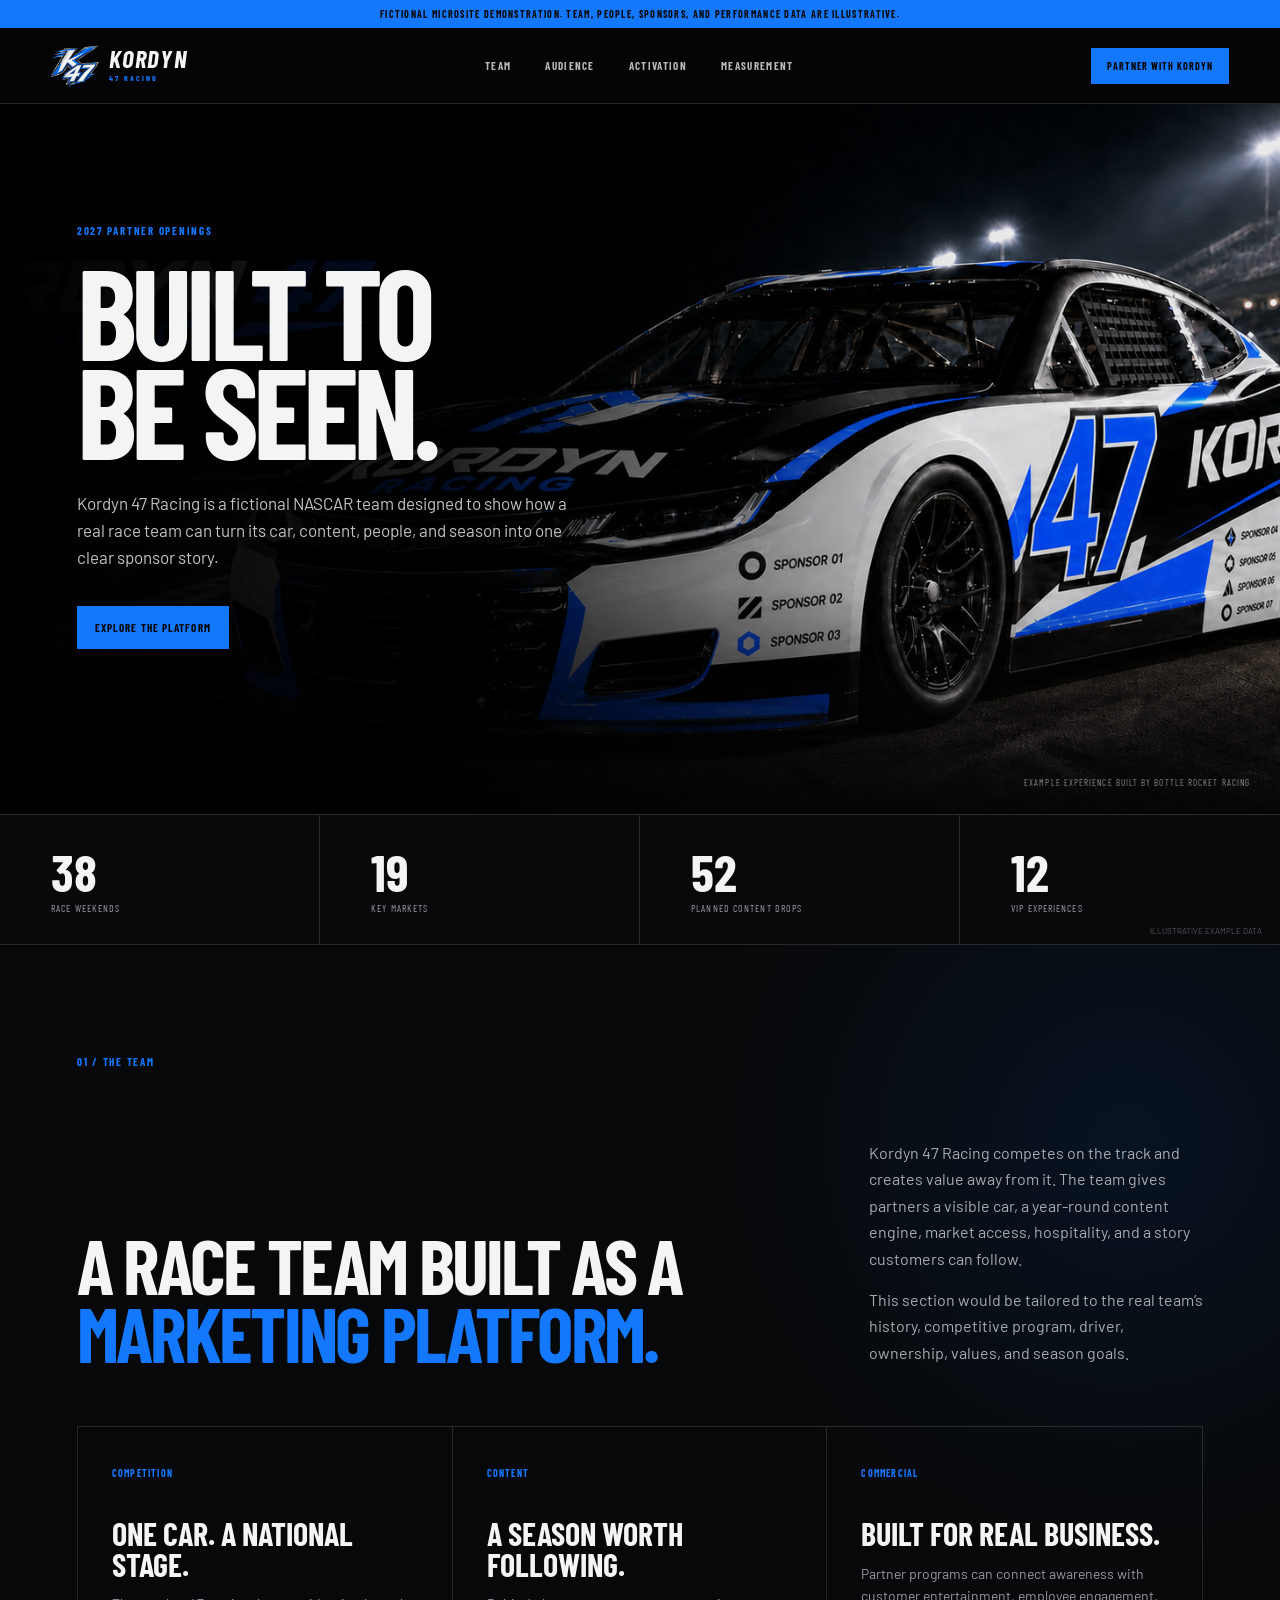
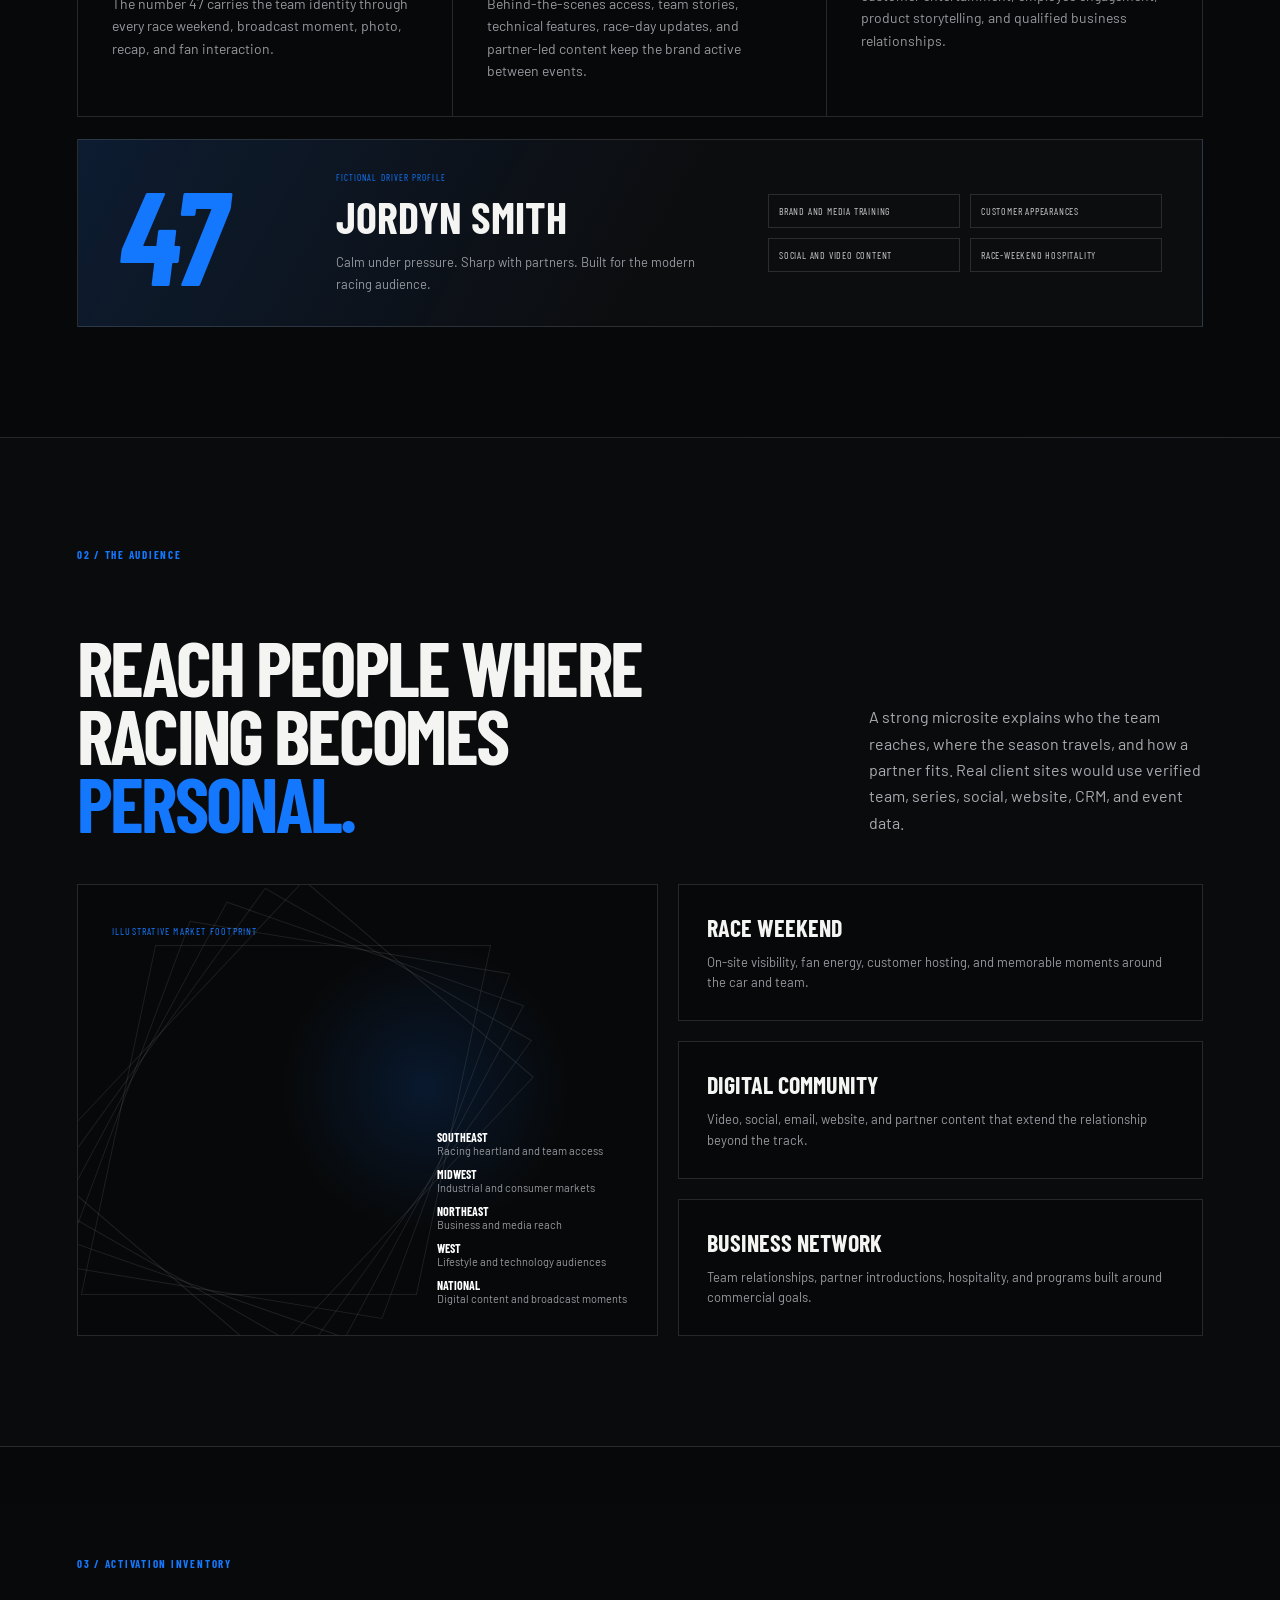
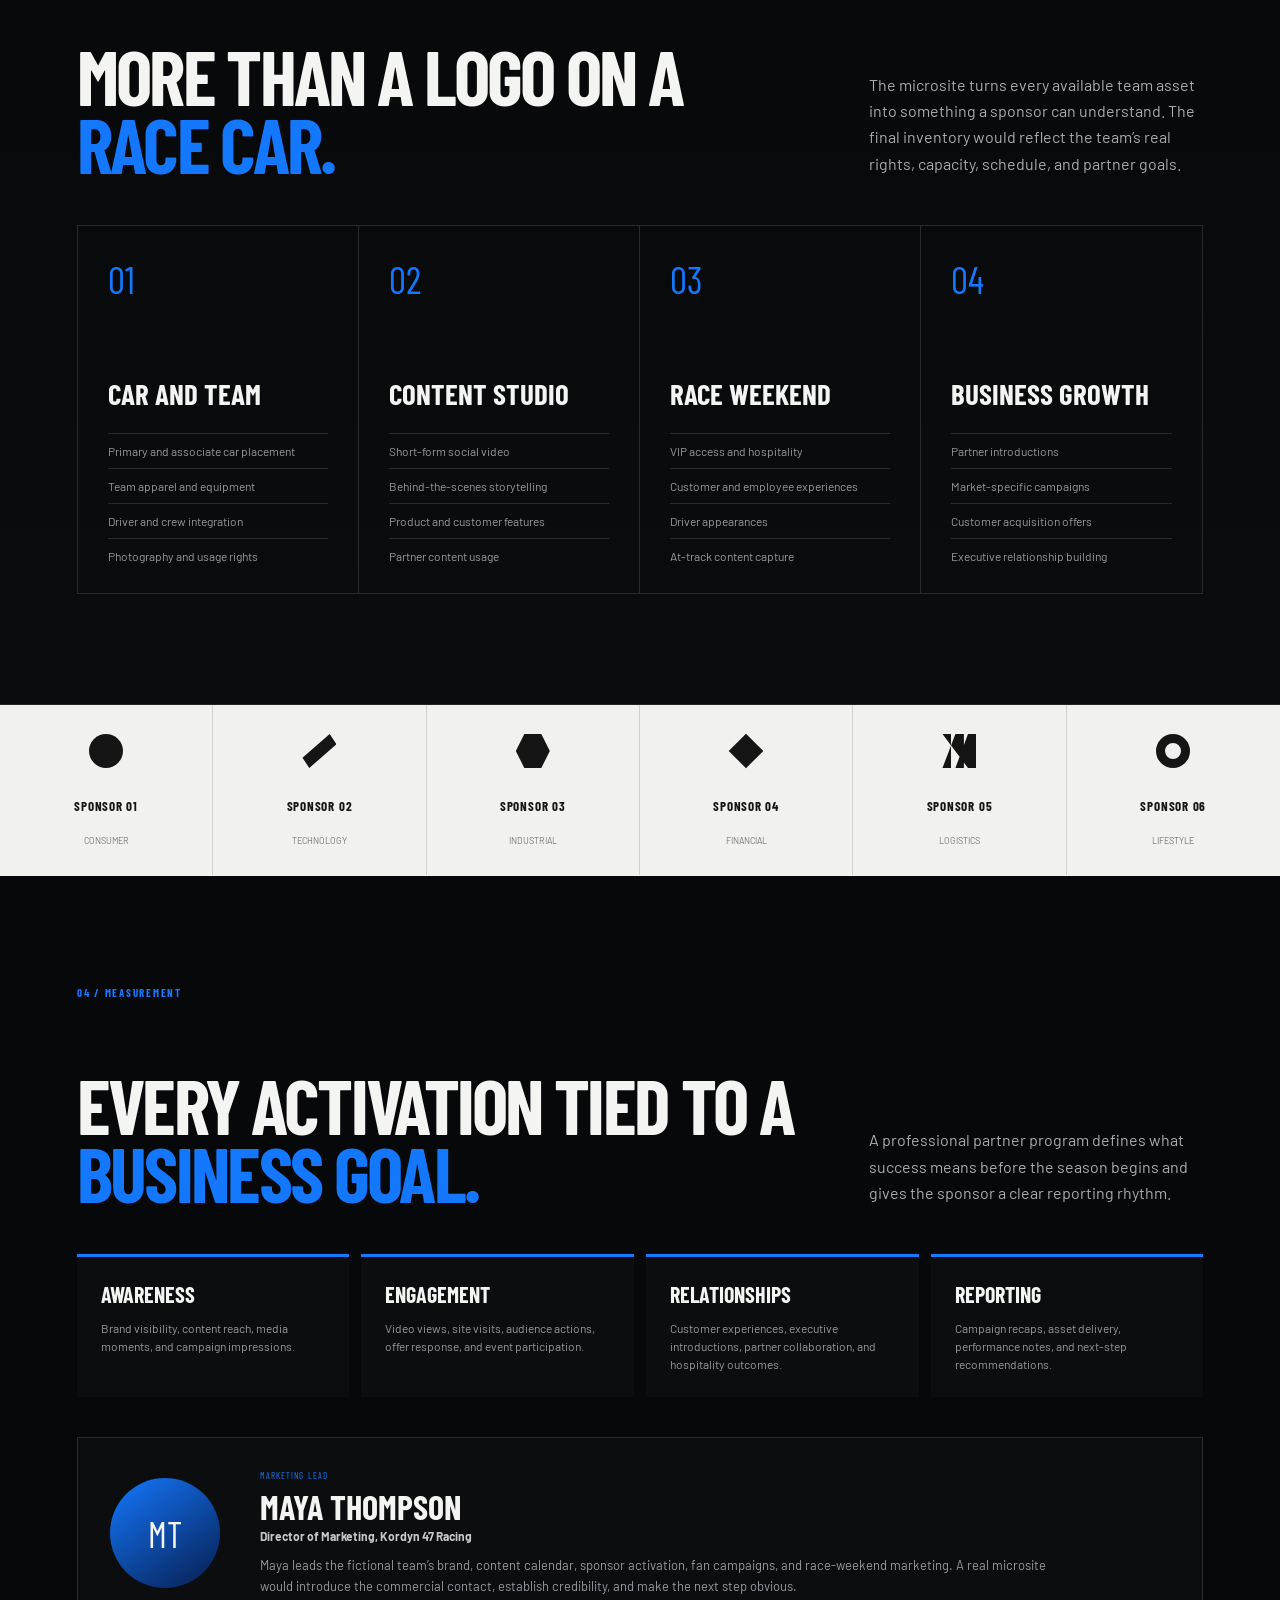
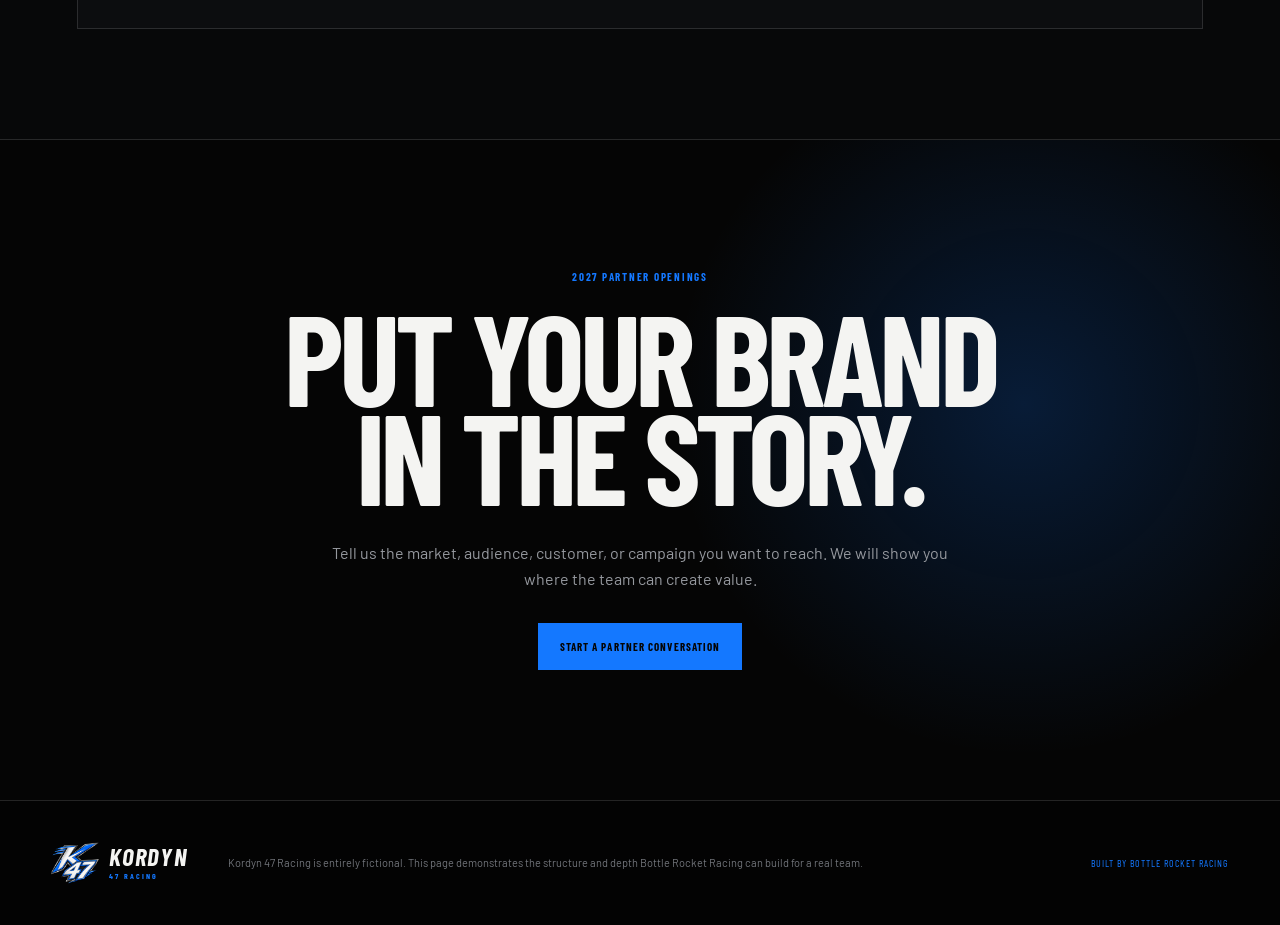
<file: kordyn-47.html>
<!doctype html>
<html lang="en">
<head>
  <meta charset="utf-8">
  <meta name="viewport" content="width=device-width, initial-scale=1">
  <title>Kordyn 47 Racing | Fictional Sponsor Microsite Example</title>
  <meta name="description" content="A fully built fictional sponsor microsite demonstrating how a NASCAR team can present its story, audience, assets, activation opportunities, and contact path.">
  <meta name="robots" content="noindex,nofollow">
  <meta name="theme-color" content="#1478ff">
  <link rel="icon" href="/kordyn-47-blue-favicon.png" type="image/png" sizes="64x64">
  <link rel="apple-touch-icon" href="/kordyn-47-blue-apple-touch-icon.png" sizes="180x180">
  <link rel="preconnect" href="https://fonts.googleapis.com">
  <link rel="preconnect" href="https://fonts.gstatic.com" crossorigin>
  <link href="https://fonts.googleapis.com/css2?family=Barlow:ital,wght@0,400;0,500;0,600;1,500&amp;family=Barlow+Condensed:ital,wght@0,500;0,600;0,700;1,600&amp;display=swap" rel="stylesheet">
  <link rel="stylesheet" href="/kordyn-47.css?v=2">
</head>
<body>
  <a class="skip-link" href="#content">Skip to content</a>
  <div class="demo-banner">Fictional microsite demonstration. Team, people, sponsors, and performance data are illustrative.</div>

  <header class="a47-header">
    <a class="a47-brand" href="#top" aria-label="Kordyn 47 Racing home">
      <span class="a47-mark"><img src="/kordyn-47-blue-logo.png" alt=""></span>
      <span><b>KORDYN</b><small>47 RACING</small></span>
    </a>
    <nav aria-label="Kordyn 47 navigation">
      <a href="#team">Team</a>
      <a href="#audience">Audience</a>
      <a href="#activation">Activation</a>
      <a href="#measurement">Measurement</a>
    </nav>
    <a class="a47-contact-link" href="#contact">Partner with Kordyn</a>
  </header>

  <main id="content">
    <section class="a47-hero" id="top">
      <img src="/kordyn-47-blue-banner.png" alt="Fictional Kordyn 47 Racing blue number 47 NASCAR-style stock car">
      <div class="a47-hero-shade"></div>
      <div class="a47-hero-copy">
        <p>2027 partner openings</p>
        <h1>Built to<br>be seen.</h1>
        <span>Kordyn 47 Racing is a fictional NASCAR team designed to show how a real race team can turn its car, content, people, and season into one clear sponsor story.</span>
        <a href="#activation">Explore the platform</a>
      </div>
      <div class="a47-hero-note">Example experience built by Bottle Rocket Racing</div>
    </section>

    <section class="a47-stats" aria-label="Illustrative Kordyn 47 season metrics">
      <div><strong>38</strong><span>Race weekends</span></div>
      <div><strong>19</strong><span>Key markets</span></div>
      <div><strong>52</strong><span>Planned content drops</span></div>
      <div><strong>12</strong><span>VIP experiences</span></div>
      <small>Illustrative example data</small>
    </section>

    <section class="a47-section a47-team" id="team">
      <div class="a47-section-head">
        <p>01 / The team</p>
        <h2>A race team built as a <span>marketing platform.</span></h2>
        <div>
          <p>Kordyn 47 Racing competes on the track and creates value away from it. The team gives partners a visible car, a year-round content engine, market access, hospitality, and a story customers can follow.</p>
          <p>This section would be tailored to the real team’s history, competitive program, driver, ownership, values, and season goals.</p>
        </div>
      </div>
      <div class="a47-story-grid">
        <article><b>Competition</b><h3>One car. A national stage.</h3><p>The number 47 carries the team identity through every race weekend, broadcast moment, photo, recap, and fan interaction.</p></article>
        <article><b>Content</b><h3>A season worth following.</h3><p>Behind-the-scenes access, team stories, technical features, race-day updates, and partner-led content keep the brand active between events.</p></article>
        <article><b>Commercial</b><h3>Built for real business.</h3><p>Partner programs can connect awareness with customer entertainment, employee engagement, product storytelling, and qualified business relationships.</p></article>
      </div>
      <div class="a47-driver-card">
        <div class="a47-driver-number">47</div>
        <div><p>Fictional driver profile</p><h3>Jordyn Smith</h3><span>Calm under pressure. Sharp with partners. Built for the modern racing audience.</span></div>
        <ul><li>Brand and media training</li><li>Customer appearances</li><li>Social and video content</li><li>Race-weekend hospitality</li></ul>
      </div>
    </section>

    <section class="a47-section a47-audience" id="audience">
      <div class="a47-section-head compact">
        <p>02 / The audience</p>
        <h2>Reach people where racing becomes <span>personal.</span></h2>
        <div><p>A strong microsite explains who the team reaches, where the season travels, and how a partner fits. Real client sites would use verified team, series, social, website, CRM, and event data.</p></div>
      </div>
      <div class="a47-audience-grid">
        <article class="a47-market-map">
          <span class="map-label">Illustrative market footprint</span>
          <div class="map-lines"><i></i><i></i><i></i><i></i><i></i></div>
          <ul><li><b>Southeast</b> Racing heartland and team access</li><li><b>Midwest</b> Industrial and consumer markets</li><li><b>Northeast</b> Business and media reach</li><li><b>West</b> Lifestyle and technology audiences</li><li><b>National</b> Digital content and broadcast moments</li></ul>
        </article>
        <div class="a47-audience-cards">
          <article><strong>Race weekend</strong><p>On-site visibility, fan energy, customer hosting, and memorable moments around the car and team.</p></article>
          <article><strong>Digital community</strong><p>Video, social, email, website, and partner content that extend the relationship beyond the track.</p></article>
          <article><strong>Business network</strong><p>Team relationships, partner introductions, hospitality, and programs built around commercial goals.</p></article>
        </div>
      </div>
    </section>

    <section class="a47-section a47-activation" id="activation">
      <div class="a47-section-head compact">
        <p>03 / Activation inventory</p>
        <h2>More than a logo on a <span>race car.</span></h2>
        <div><p>The microsite turns every available team asset into something a sponsor can understand. The final inventory would reflect the team’s real rights, capacity, schedule, and partner goals.</p></div>
      </div>
      <div class="a47-activation-grid">
        <article><span>01</span><h3>Car and team</h3><ul><li>Primary and associate car placement</li><li>Team apparel and equipment</li><li>Driver and crew integration</li><li>Photography and usage rights</li></ul></article>
        <article><span>02</span><h3>Content studio</h3><ul><li>Short-form social video</li><li>Behind-the-scenes storytelling</li><li>Product and customer features</li><li>Partner content usage</li></ul></article>
        <article><span>03</span><h3>Race weekend</h3><ul><li>VIP access and hospitality</li><li>Customer and employee experiences</li><li>Driver appearances</li><li>At-track content capture</li></ul></article>
        <article><span>04</span><h3>Business growth</h3><ul><li>Partner introductions</li><li>Market-specific campaigns</li><li>Customer acquisition offers</li><li>Executive relationship building</li></ul></article>
      </div>
    </section>

    <section class="a47-sponsor-wall" aria-label="Fictional Kordyn 47 example sponsors">
      <div><i class="logo-round"></i><b>SPONSOR 01</b><span>Consumer</span></div>
      <div><i class="logo-slash"></i><b>SPONSOR 02</b><span>Technology</span></div>
      <div><i class="logo-hex"></i><b>SPONSOR 03</b><span>Industrial</span></div>
      <div><i class="logo-diamond"></i><b>SPONSOR 04</b><span>Financial</span></div>
      <div><i class="logo-bars"></i><b>SPONSOR 05</b><span>Logistics</span></div>
      <div><i class="logo-ring"></i><b>SPONSOR 06</b><span>Lifestyle</span></div>
    </section>

    <section class="a47-section a47-measurement" id="measurement">
      <div class="a47-section-head compact">
        <p>04 / Measurement</p>
        <h2>Every activation tied to a <span>business goal.</span></h2>
        <div><p>A professional partner program defines what success means before the season begins and gives the sponsor a clear reporting rhythm.</p></div>
      </div>
      <div class="a47-measure-grid">
        <article><b>Awareness</b><span>Brand visibility, content reach, media moments, and campaign impressions.</span></article>
        <article><b>Engagement</b><span>Video views, site visits, audience actions, offer response, and event participation.</span></article>
        <article><b>Relationships</b><span>Customer experiences, executive introductions, partner collaboration, and hospitality outcomes.</span></article>
        <article><b>Reporting</b><span>Campaign recaps, asset delivery, performance notes, and next-step recommendations.</span></article>
      </div>
      <div class="a47-marketing-lead">
        <div class="lead-avatar">MT</div>
        <div><p>Marketing lead</p><h3>Maya Thompson</h3><strong>Director of Marketing, Kordyn 47 Racing</strong><span>Maya leads the fictional team’s brand, content calendar, sponsor activation, fan campaigns, and race-weekend marketing. A real microsite would introduce the commercial contact, establish credibility, and make the next step obvious.</span></div>
      </div>
    </section>

    <section class="a47-contact" id="contact">
      <p>2027 partner openings</p>
      <h2>Put your brand<br>in the story.</h2>
      <span>Tell us the market, audience, customer, or campaign you want to reach. We will show you where the team can create value.</span>
      <a href="mailto:mike@bottlerocketgrowth.com?subject=Kordyn%2047%20Microsite%20Example">Start a partner conversation</a>
    </section>
  </main>

  <footer class="a47-footer">
    <div class="a47-brand"><span class="a47-mark"><img src="/kordyn-47-blue-logo.png" alt=""></span><span><b>KORDYN</b><small>47 RACING</small></span></div>
    <p>Kordyn 47 Racing is entirely fictional. This page demonstrates the structure and depth Bottle Rocket Racing can build for a real team.</p>
    <a href="https://bottlerocketracing.com/#services">Built by Bottle Rocket Racing</a>
  </footer>
  <!-- Start of tawk.to live chat -->
  <script>
    var Tawk_API = Tawk_API || {}, Tawk_LoadStart = new Date();
    (function () {
      var chatScript = document.createElement("script");
      var firstScript = document.getElementsByTagName("script")[0];
      chatScript.async = true;
      chatScript.src = "https://embed.tawk.to/6a8373c5d009381d496aa211/1k08noeid";
      chatScript.charset = "UTF-8";
      chatScript.setAttribute("crossorigin", "*");
      firstScript.parentNode.insertBefore(chatScript, firstScript);
    })();
  </script>
  <!-- End of tawk.to live chat -->
</body>
</html>
</file>
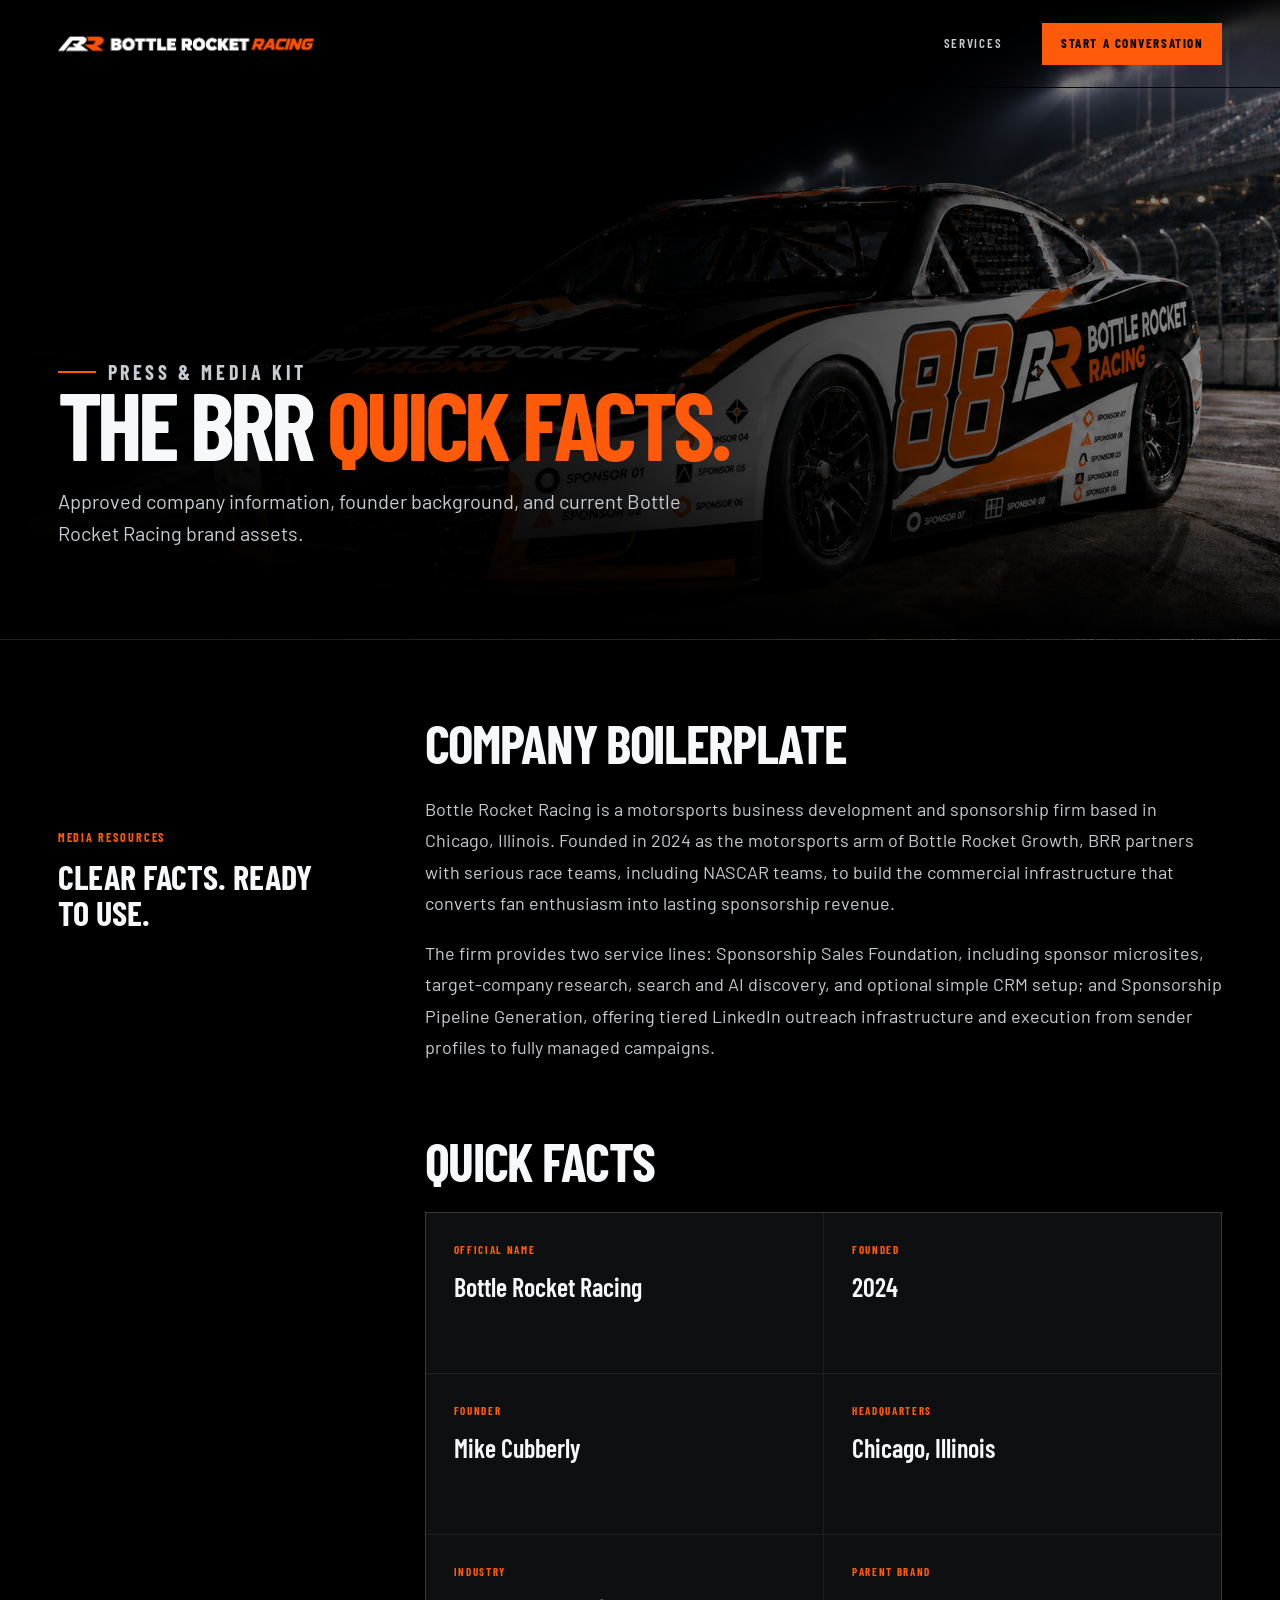
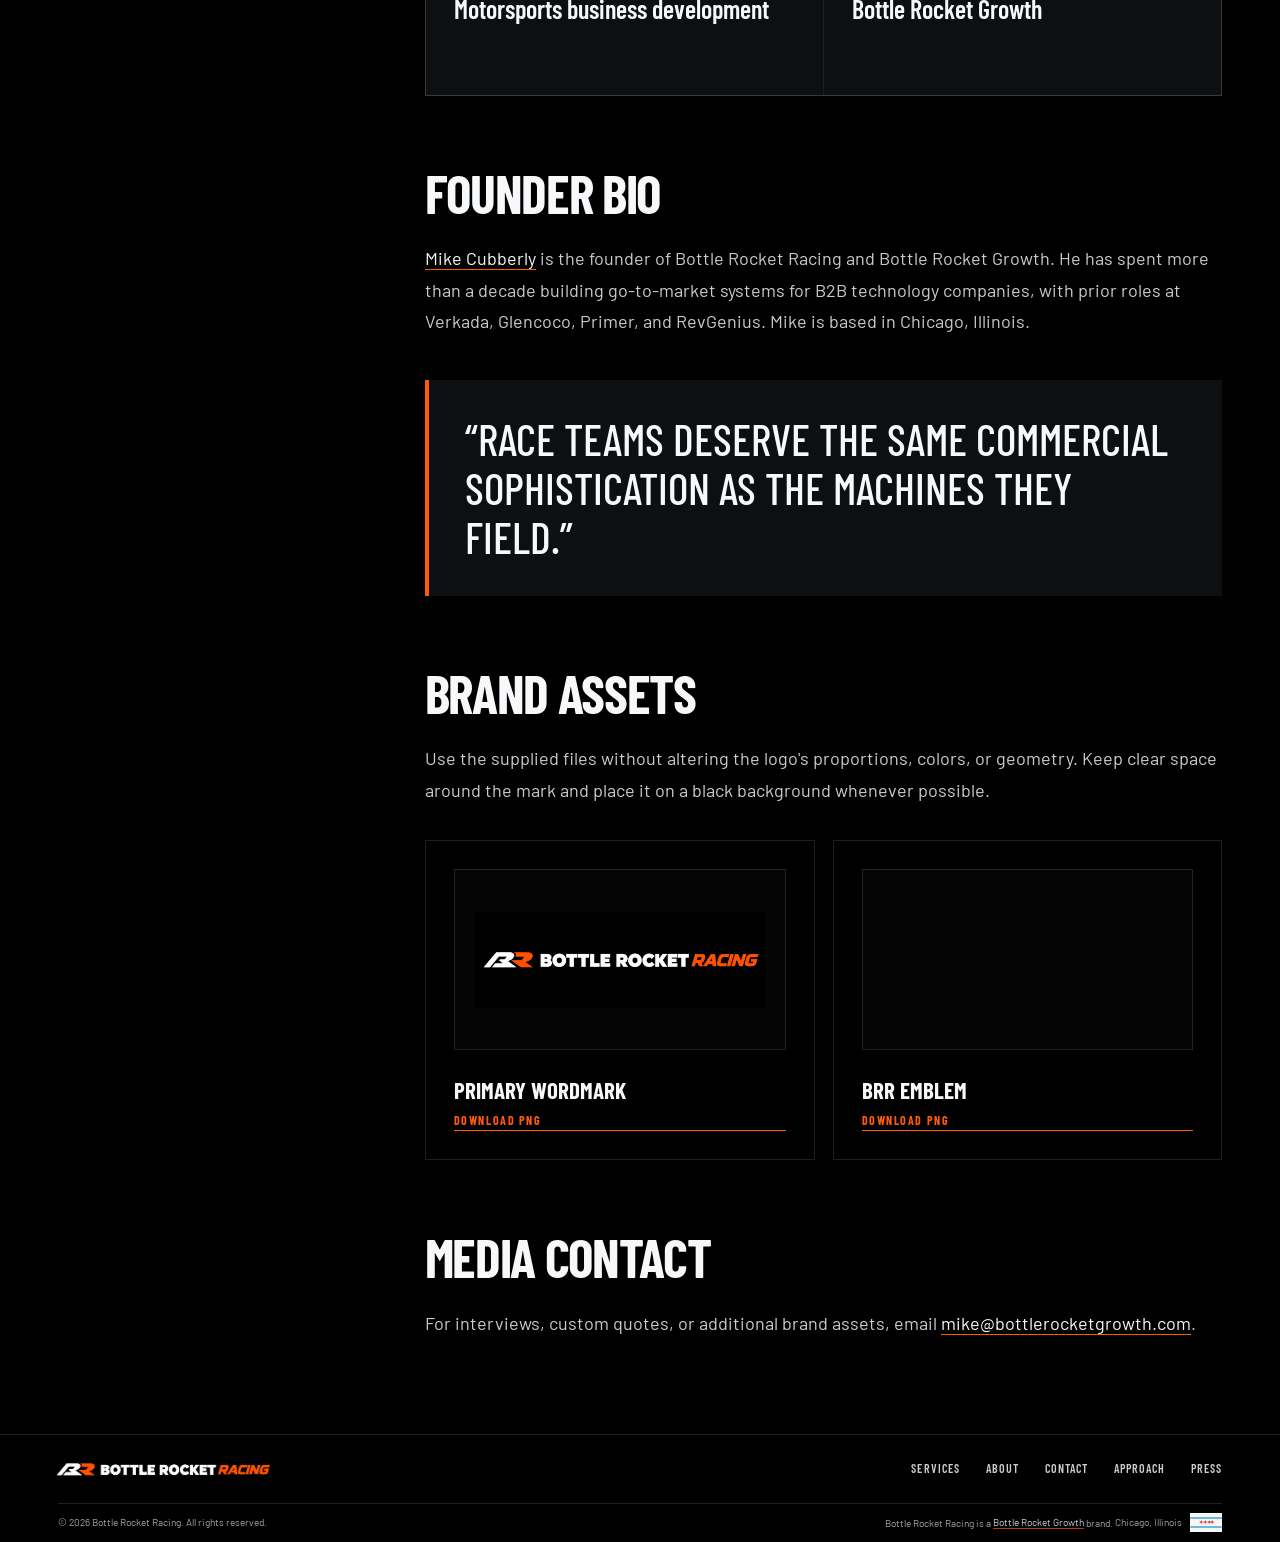
<file: press.html>
<!doctype html>
<html lang="en">
<head>
  <meta charset="utf-8">
  <meta name="viewport" content="width=device-width, initial-scale=1">
  <title>Press &amp; Media Kit | Bottle Rocket Racing</title>
  <meta name="description" content="Bottle Rocket Racing press resources, approved company boilerplate, founder information, quick facts, and brand assets.">
  <meta name="theme-color" content="#000000">
  <meta name="robots" content="index,follow,max-image-preview:large">
  <link rel="canonical" href="https://bottlerocketracing.com/press.html">
  <link rel="icon" href="/favicon.ico?v=3" sizes="32x32">
  <link rel="icon" href="/favicon-32.png?v=3" type="image/png" sizes="32x32">
  <link rel="icon" href="/favicon-v2.png?v=3" type="image/png" sizes="512x512">
  <link rel="apple-touch-icon" href="/apple-touch-icon.png?v=3" sizes="180x180">
  <meta property="og:type" content="website">
  <meta property="og:url" content="https://bottlerocketracing.com/press.html">
  <meta property="og:title" content="Press &amp; Media Kit | Bottle Rocket Racing">
  <meta property="og:description" content="Approved facts, company boilerplate, founder information, and BRR brand assets.">
  <meta property="og:image" content="https://bottlerocketracing.com/og-brr.png">
  <meta property="og:site_name" content="Bottle Rocket Racing">
  <meta name="twitter:card" content="summary_large_image">
  <link rel="preconnect" href="https://fonts.googleapis.com">
  <link rel="preconnect" href="https://fonts.gstatic.com" crossorigin>
  <link href="https://fonts.googleapis.com/css2?family=Barlow:ital,wght@0,400;0,500;0,600;1,400&amp;family=Barlow+Condensed:ital,wght@0,500;0,600;0,700;1,600&amp;display=swap" rel="stylesheet">
  <link rel="stylesheet" href="/styles.css?v=services-16">
  <script type="application/ld+json">
  {
    "@context": "https://schema.org",
    "@type": "WebPage",
    "name": "Bottle Rocket Racing Press and Media Kit",
    "url": "https://bottlerocketracing.com/press.html",
    "about": {
      "@type": "Organization",
      "name": "Bottle Rocket Racing",
      "url": "https://bottlerocketracing.com/"
    }
  }
  </script>
</head>
<body>
  <a class="skip-link" href="#main">Skip to content</a>
  <header class="site-header">
    <div class="shell header-inner">
      <a class="brand-lockup" href="/" aria-label="Bottle Rocket Racing home">
        <img src="/brr-wordmark.png" alt="Bottle Rocket Racing" width="2172" height="724">
      </a>
      <button class="menu-toggle" type="button" aria-expanded="false" aria-controls="primary-navigation" aria-label="Open navigation"><span></span></button>
      <div class="nav-wrap" id="primary-navigation">
        <nav class="site-nav" aria-label="Primary navigation">
          <a href="/#services">Services</a>
        </nav>
        <a class="header-cta" href="/contact.html">Start a conversation</a>
      </div>
    </div>
  </header>

  <main id="main">
    <section class="page-hero">
      <div class="shell">
        <p class="eyebrow">Press &amp; media kit</p>
        <h1>The BRR <span>quick facts.</span></h1>
        <p>Approved company information, founder background, and current Bottle Rocket Racing brand assets.</p>
      </div>
    </section>

    <section class="section">
      <div class="shell content-grid">
        <aside class="content-aside reveal">
          <span>Media resources</span>
          <strong>Clear facts. Ready to use.</strong>
        </aside>
        <div class="prose reveal">
          <h2>Company boilerplate</h2>
          <p>Bottle Rocket Racing is a motorsports business development and sponsorship firm based in Chicago, Illinois. Founded in 2024 as the motorsports arm of Bottle Rocket Growth, BRR partners with serious race teams, including NASCAR teams, to build the commercial infrastructure that converts fan enthusiasm into lasting sponsorship revenue.</p>
          <p>The firm provides two service lines: Sponsorship Sales Foundation, including sponsor microsites, target-company research, search and AI discovery, and optional simple CRM setup; and Sponsorship Pipeline Generation, offering tiered LinkedIn outreach infrastructure and execution from sender profiles to fully managed campaigns.</p>

          <h2>Quick facts</h2>
          <div class="facts-grid" aria-label="Bottle Rocket Racing quick facts">
            <div class="fact-card">
              <span>Official name</span>
              <strong>Bottle Rocket Racing</strong>
            </div>
            <div class="fact-card">
              <span>Founded</span>
              <strong>2024</strong>
            </div>
            <div class="fact-card">
              <span>Founder</span>
              <strong>Mike Cubberly</strong>
            </div>
            <div class="fact-card">
              <span>Headquarters</span>
              <strong>Chicago, Illinois</strong>
            </div>
            <div class="fact-card">
              <span>Industry</span>
              <strong>Motorsports business development</strong>
            </div>
            <div class="fact-card">
              <span>Parent brand</span>
              <strong>Bottle Rocket Growth</strong>
            </div>
          </div>

          <h2>Founder bio</h2>
          <p><a href="https://mikecubberly.com" target="_blank" rel="author noopener">Mike Cubberly</a> is the founder of Bottle Rocket Racing and Bottle Rocket Growth. He has spent more than a decade building go-to-market systems for B2B technology companies, with prior roles at Verkada, Glencoco, Primer, and RevGenius. Mike is based in Chicago, Illinois.</p>

          <div class="quote-block">“Race teams deserve the same commercial sophistication as the machines they field.”</div>

          <h2>Brand assets</h2>
          <p>Use the supplied files without altering the logo's proportions, colors, or geometry. Keep clear space around the mark and place it on a black background whenever possible.</p>
          <div class="asset-grid">
            <article class="asset-card">
              <div class="asset-preview">
                <img src="/brr-wordmark.png" alt="Bottle Rocket Racing horizontal logo">
              </div>
              <h3>Primary wordmark</h3>
              <a href="/brr-wordmark.png" download>Download PNG</a>
            </article>
            <article class="asset-card">
              <div class="asset-preview">
                <img src="/brr-mark.svg" alt="Bottle Rocket Racing BRR emblem">
              </div>
              <h3>BRR emblem</h3>
              <a href="/brr-mark-master.png" download>Download PNG</a>
            </article>
          </div>

          <h2>Media contact</h2>
          <p>For interviews, custom quotes, or additional brand assets, email <a href="mailto:mike@bottlerocketgrowth.com">mike@bottlerocketgrowth.com</a>.</p>
        </div>
      </div>
    </section>
  </main>

  <footer class="site-footer">
    <div class="shell">
      <div class="footer-top">
        <a class="footer-logo" href="/" aria-label="Bottle Rocket Racing home">
          <img src="/brr-wordmark.png" alt="Bottle Rocket Racing" width="2172" height="724">
        </a>
        <nav class="footer-links" aria-label="Footer navigation">
          <a href="/#services">Services</a>
          <a href="/about.html">About</a>
          <a href="/contact.html">Contact</a>
          <a href="/about.html#approach">Approach</a>
          <a href="/press.html">Press</a>
        </nav>
      </div>
      <div class="footer-bottom">
        <span>© 2026 Bottle Rocket Racing. All rights reserved.</span>
        <span>Bottle Rocket Racing is a <a href="https://bottlerocketgrowth.com?utm_source=bottlerocketracing.com&amp;utm_medium=referral&amp;utm_campaign=footer&amp;utm_content=bottle_rocket_growth" target="_blank" rel="noopener">Bottle Rocket Growth</a> brand. <span class="footer-location">Chicago, Illinois <span class="chicago-flag" role="img" aria-label="Flag of Chicago"><span aria-hidden="true">✶︎ ✶︎ ✶︎ ✶︎</span></span></span></span>
      </div>
    </div>
  </footer>
  <script src="/site.js?v=services-8" defer></script>
  <!-- Start of tawk.to live chat -->
  <script>
    var Tawk_API = Tawk_API || {}, Tawk_LoadStart = new Date();
    (function () {
      var chatScript = document.createElement("script");
      var firstScript = document.getElementsByTagName("script")[0];
      chatScript.async = true;
      chatScript.src = "https://embed.tawk.to/6a8373c5d009381d496aa211/1k08noeid";
      chatScript.charset = "UTF-8";
      chatScript.setAttribute("crossorigin", "*");
      firstScript.parentNode.insertBefore(chatScript, firstScript);
    })();
  </script>
  <!-- End of tawk.to live chat -->
</body>
</html>
</file>
<file: styles.css>
:root {
  --black: #000000;
  --black-soft: #070809;
  --panel: #0d0f11;
  --panel-high: #14171a;
  --white: #f7f8fa;
  --muted: #9da2a8;
  --muted-bright: #c8ccd0;
  --orange: #ff5a0a;
  --orange-hot: #ff3d00;
  --kordyn-blue: #1478ff;
  --line: rgba(255, 255, 255, 0.12);
  --line-hot: rgba(255, 90, 10, 0.42);
  --display: "Barlow Condensed", Arial, sans-serif;
  --body: "Barlow", Arial, sans-serif;
  --header-gutter: 4.5vw;
  --section-gutter: 4.5vw;
  --hero-gutter: 4.5vw;
}

* {
  box-sizing: border-box;
}

html {
  scroll-behavior: smooth;
  background: var(--black);
}

body {
  margin: 0;
  color: var(--white);
  background: var(--black);
  font-family: var(--body);
  font-size: 16px;
  line-height: 1.6;
  -webkit-font-smoothing: antialiased;
  overflow-x: hidden;
}

body.menu-open {
  overflow: hidden;
}

img {
  display: block;
  max-width: 100%;
}

a {
  color: inherit;
  text-decoration: none;
}

button,
a {
  -webkit-tap-highlight-color: transparent;
}

button,
input,
textarea,
select {
  font: inherit;
}

::selection {
  color: var(--black);
  background: var(--orange);
}

.skip-link {
  position: fixed;
  top: 12px;
  left: 12px;
  z-index: 1000;
  padding: 10px 14px;
  color: var(--black);
  background: var(--white);
  transform: translateY(-150%);
  transition: transform 160ms ease;
}

.skip-link:focus {
  transform: translateY(0);
}

.shell {
  width: auto;
  margin-right: var(--section-gutter);
  margin-left: var(--section-gutter);
}

.site-header {
  position: fixed;
  inset: 0 0 auto;
  z-index: 100;
  height: 88px;
  border-bottom: 1px solid transparent;
  background: linear-gradient(180deg, rgba(0, 0, 0, 0.94), rgba(0, 0, 0, 0.6), transparent);
  transition: height 180ms ease, background 180ms ease, border-color 180ms ease;
}

.site-header.is-scrolled {
  height: 72px;
  border-bottom-color: var(--line);
  background: rgba(0, 0, 0, 0.94);
  backdrop-filter: blur(14px);
}

.header-inner {
  display: flex;
  align-items: center;
  justify-content: space-between;
  width: 100%;
  height: 100%;
  margin: 0;
  padding: 0 var(--header-gutter);
  gap: 36px;
}

.brand-lockup {
  display: block;
  width: min(270px, 30vw);
  height: 48px;
  margin-left: -8px;
  min-width: 0;
  overflow: hidden;
}

.brand-lockup img {
  width: 100%;
  height: auto;
  transform: translateY(-21px);
}

.nav-wrap {
  display: flex;
  align-items: center;
  gap: 40px;
}

.site-nav {
  display: flex;
  align-items: center;
  gap: 30px;
}

.site-nav a {
  position: relative;
  padding: 8px 0;
  color: var(--muted-bright);
  font-family: var(--display);
  font-size: 13px;
  font-weight: 600;
  letter-spacing: 0.13em;
  text-transform: uppercase;
  transition: color 160ms ease;
}

.site-nav a::after {
  content: "";
  position: absolute;
  left: 0;
  bottom: 2px;
  width: 100%;
  height: 2px;
  background: var(--orange);
  transform: scaleX(0);
  transform-origin: right;
  transition: transform 160ms ease;
}

.site-nav a:hover,
.site-nav a[aria-current="page"] {
  color: var(--white);
}

.site-nav a:hover::after,
.site-nav a[aria-current="page"]::after {
  transform: scaleX(1);
  transform-origin: left;
}

.header-cta,
.button {
  display: inline-flex;
  align-items: center;
  justify-content: center;
  min-height: 48px;
  padding: 0 22px;
  border: 1px solid var(--orange);
  color: var(--black);
  background: var(--orange);
  font-family: var(--display);
  font-size: 13px;
  font-weight: 700;
  letter-spacing: 0.12em;
  line-height: 1;
  text-transform: uppercase;
  transition: color 160ms ease, background 160ms ease, border-color 160ms ease, transform 160ms ease;
}

.header-cta {
  min-height: 42px;
  padding: 0 18px;
}

.header-cta:hover,
.button:hover {
  color: var(--white);
  background: var(--orange-hot);
  border-color: var(--orange-hot);
  transform: translateY(-2px);
}

.button-secondary {
  color: var(--white);
  background: transparent;
  border-color: rgba(255, 255, 255, 0.4);
}

.button-secondary:hover {
  border-color: var(--white);
  background: rgba(255, 255, 255, 0.08);
}

.button-arrow::after {
  content: "›";
  margin-left: 14px;
  font-size: 22px;
  line-height: 0;
}

.menu-toggle {
  display: none;
  width: 48px;
  height: 48px;
  padding: 0;
  border: 1px solid var(--line);
  background: var(--black);
  color: var(--white);
  cursor: pointer;
}

.menu-toggle span,
.menu-toggle::before,
.menu-toggle::after {
  content: "";
  display: block;
  width: 20px;
  height: 2px;
  margin: 5px auto;
  background: currentColor;
  transition: transform 160ms ease, opacity 160ms ease;
}

.menu-toggle[aria-expanded="true"] span {
  opacity: 0;
}

.menu-toggle[aria-expanded="true"]::before {
  transform: translateY(7px) rotate(45deg);
}

.menu-toggle[aria-expanded="true"]::after {
  transform: translateY(-7px) rotate(-45deg);
}

.hero {
  position: relative;
  display: flex;
  min-height: min(760px, 86svh);
  padding: 118px 0 22px;
  overflow: hidden;
  background: var(--black);
}

.hero-media {
  position: absolute;
  inset: 0;
  background-image: url("/race-car-88-crisp.png");
  background-repeat: no-repeat;
  background-position: 68% center;
  background-size: cover;
}

.hero-media::before {
  content: "";
  position: absolute;
  inset: 0;
  background:
    linear-gradient(90deg, #000 0%, rgba(0, 0, 0, 0.94) 28%, rgba(0, 0, 0, 0.4) 58%, rgba(0, 0, 0, 0.06) 78%),
    linear-gradient(180deg, rgba(0, 0, 0, 0.18), rgba(0, 0, 0, 0.05) 56%, #000 100%);
}

.hero-media::after {
  content: "";
  position: absolute;
  inset: auto 0 0;
  height: 46%;
  background: linear-gradient(0deg, #000 0%, rgba(0, 0, 0, 0.8) 32%, transparent 100%);
}

.hero-speedline {
  position: absolute;
  right: -90px;
  top: 17%;
  width: 46vw;
  height: 2px;
  background: linear-gradient(90deg, transparent, rgba(255, 90, 10, 0.85), transparent);
  transform: rotate(-8deg);
  box-shadow: 0 28px 0 rgba(255, 90, 10, 0.16), 0 56px 0 rgba(255, 255, 255, 0.08);
}

.hero-inner {
  position: relative;
  z-index: 2;
  display: flex;
  flex-direction: column;
  justify-content: flex-end;
  width: auto;
  margin-right: var(--hero-gutter);
  margin-left: var(--hero-gutter);
}

.hero-copy {
  max-width: 670px;
  padding-bottom: clamp(30px, 4vh, 46px);
}

.eyebrow {
  display: flex;
  align-items: center;
  gap: 12px;
  margin: 0 0 20px;
  color: var(--orange);
  font-family: var(--display);
  font-size: 13px;
  font-weight: 700;
  letter-spacing: 0.18em;
  line-height: 1.2;
  text-transform: uppercase;
}

.eyebrow::before {
  content: "";
  width: 38px;
  height: 2px;
  background: var(--orange);
}

h1,
h2,
h3,
p {
  margin-top: 0;
}

.hero h1,
.page-hero h1 {
  max-width: 870px;
  margin-bottom: 22px;
  font-family: var(--display);
  font-size: clamp(64px, 7.4vw, 112px);
  font-weight: 700;
  letter-spacing: -0.045em;
  line-height: 0.83;
  text-transform: uppercase;
}

.hero h1 span,
.page-hero h1 span {
  color: var(--orange);
}

.hero-lede {
  max-width: 610px;
  margin-bottom: 30px;
  color: var(--muted-bright);
  font-size: clamp(17px, 1.4vw, 20px);
  line-height: 1.55;
}

.hero-actions {
  display: flex;
  flex-wrap: wrap;
  gap: 12px;
}

.proof-strip {
  display: grid;
  grid-template-columns: repeat(3, 1fr);
  border-top: 1px solid rgba(255, 255, 255, 0.18);
  border-bottom: 1px solid rgba(255, 255, 255, 0.18);
  background: rgba(0, 0, 0, 0.68);
  backdrop-filter: blur(10px);
}

.proof-item {
  position: relative;
  min-height: 88px;
  padding: 16px 24px;
  border-right: 1px solid var(--line);
}

.proof-item:last-child {
  border-right: 0;
}

.proof-value {
  display: block;
  color: var(--white);
  font-family: var(--display);
  font-size: clamp(30px, 3vw, 46px);
  font-weight: 700;
  letter-spacing: -0.025em;
  line-height: 1;
  text-transform: uppercase;
}

.proof-value em {
  color: var(--orange);
  font-style: normal;
}

.proof-label {
  display: block;
  margin-top: 8px;
  color: var(--muted);
  font-family: var(--display);
  font-size: 11px;
  font-weight: 600;
  letter-spacing: 0.14em;
  line-height: 1.25;
  text-transform: uppercase;
}

.race-proof-section {
  padding: 64px 0;
  border-top: 1px solid var(--line);
  border-bottom: 1px solid var(--line);
  background:
    radial-gradient(circle at 84% 12%, rgba(255, 90, 10, 0.1), transparent 28%),
    #050607;
}

.race-proof-head {
  display: grid;
  grid-template-columns: minmax(0, 1.25fr) minmax(280px, 0.5fr);
  align-items: end;
  gap: 48px;
  margin-bottom: 26px;
}

.race-proof-head-side > p {
  margin: 0;
  color: var(--muted-bright);
  font-size: 17px;
  line-height: 1.65;
}

.race-gallery-controls {
  display: grid;
  grid-template-columns: minmax(0, 1fr) auto 48px 48px;
  align-items: center;
  gap: 9px;
  margin-top: 24px;
}

.race-gallery-instruction,
.race-gallery-count {
  color: var(--muted);
  font-family: var(--display);
  font-size: 10px;
  font-weight: 700;
  letter-spacing: 0.14em;
  text-transform: uppercase;
}

.race-gallery-count {
  min-width: 38px;
  color: var(--white);
  text-align: center;
}

.race-gallery-button {
  display: grid;
  place-items: center;
  width: 48px;
  height: 48px;
  padding: 0;
  border: 1px solid var(--orange);
  color: var(--black);
  background: var(--orange);
  font-family: var(--display);
  font-size: 24px;
  line-height: 1;
  cursor: pointer;
  transition: color 160ms ease, background 160ms ease, border-color 160ms ease, opacity 160ms ease;
}

.race-gallery-button:hover:not(:disabled),
.race-gallery-button:focus-visible {
  color: var(--white);
  background: var(--orange-hot);
  border-color: var(--orange-hot);
}

.race-gallery-button:disabled {
  color: var(--muted);
  background: transparent;
  border-color: var(--line);
  cursor: default;
  opacity: 0.55;
}

.race-proof-gallery {
  display: flex;
  gap: 14px;
  padding: 0 0 20px;
  overflow-x: auto;
  overscroll-behavior-inline: contain;
  scroll-behavior: smooth;
  scroll-snap-type: x mandatory;
  scrollbar-color: var(--orange) rgba(255, 255, 255, 0.1);
  scrollbar-width: auto;
  -webkit-overflow-scrolling: touch;
}

.race-proof-gallery:focus-visible {
  outline: 1px solid var(--orange);
  outline-offset: 8px;
}

.race-proof-gallery::-webkit-scrollbar {
  height: 10px;
}

.race-proof-gallery::-webkit-scrollbar-track {
  background: rgba(255, 255, 255, 0.1);
}

.race-proof-gallery::-webkit-scrollbar-thumb {
  border: 2px solid #050607;
  border-radius: 999px;
  background: var(--orange);
}

.race-proof-photo,
.about-race-photo {
  position: relative;
  margin: 0;
  overflow: hidden;
  background: var(--panel);
}

.race-proof-photo {
  flex: 0 0 min(64vw, 760px);
  aspect-ratio: 16 / 9;
  scroll-snap-align: start;
  scroll-snap-stop: always;
}

.race-proof-photo-portrait {
  flex-basis: min(39vw, 470px);
  aspect-ratio: 4 / 5;
}

.race-proof-photo::after,
.about-race-photo::after {
  content: "";
  position: absolute;
  inset: 0;
  border: 1px solid rgba(255, 255, 255, 0.13);
  pointer-events: none;
}

.race-proof-photo img,
.about-race-photo img {
  width: 100%;
  height: 100%;
  object-fit: cover;
  transition: transform 700ms cubic-bezier(0.22, 0.8, 0.3, 1);
}

.race-proof-photo:hover img,
.about-race-photo:hover img {
  transform: scale(1.025);
}

.race-proof-photo-main img {
  object-position: 58% center;
}

.race-proof-photo-secondary img {
  object-position: 64% center;
}

.race-proof-photo-skyline img {
  object-position: 68% center;
}

.race-proof-photo-congress img {
  object-position: 55% center;
}

.race-proof-photo-turn-six img {
  object-position: 70% center;
}

.race-proof-photo-turn-ten img {
  object-position: 72% center;
}

.race-proof-photo-portrait img {
  object-position: center 38%;
}

.race-proof-photo figcaption,
.about-race-photo figcaption {
  position: absolute;
  z-index: 2;
  inset: auto 0 0;
  padding: 54px 24px 22px;
  background: linear-gradient(transparent, rgba(0, 0, 0, 0.9));
}

.race-proof-photo figcaption span,
.about-race-photo figcaption span {
  display: block;
  margin-bottom: 5px;
  color: var(--orange);
  font-family: var(--display);
  font-size: 10px;
  font-weight: 700;
  letter-spacing: 0.15em;
  text-transform: uppercase;
}

.race-proof-photo figcaption strong,
.about-race-photo figcaption strong {
  display: block;
  color: var(--white);
  font-family: var(--display);
  font-size: 22px;
  font-weight: 650;
  line-height: 1.05;
  text-transform: uppercase;
}

.section {
  position: relative;
  padding: 76px 0;
  overflow: hidden;
}

.section-dark {
  background: var(--black-soft);
}

.section-lined {
  background:
    linear-gradient(90deg, transparent 49.95%, rgba(255, 255, 255, 0.045) 50%, transparent 50.05%),
    var(--black);
}

.section-head {
  display: grid;
  grid-template-columns: minmax(0, 1.2fr) minmax(280px, 0.55fr);
  align-items: end;
  gap: 56px;
  margin-bottom: 36px;
}

.section-title {
  max-width: 850px;
  margin: 0;
  font-family: var(--display);
  font-size: clamp(48px, 5.4vw, 82px);
  font-weight: 700;
  letter-spacing: -0.035em;
  line-height: 0.94;
  text-transform: uppercase;
}

.section-title span {
  color: var(--orange);
}

.section-intro {
  margin: 0;
  color: var(--muted-bright);
  font-size: 17px;
  line-height: 1.65;
}

.section-intro .accent-text {
  color: var(--orange);
  font-weight: 600;
}

.offer-split {
  display: grid;
  grid-template-columns: minmax(0, 0.88fr) minmax(0, 1.12fr);
  gap: 22px;
  align-items: start;
}

.offer-panel {
  border: 1px solid var(--line);
  overflow: hidden;
}

.foundation-panel {
  border-top: 4px solid rgba(255, 255, 255, 0.55);
  background: #08090a;
}

.pipeline-panel {
  border-top: 4px solid var(--orange);
  background:
    linear-gradient(145deg, rgba(255, 85, 0, 0.08), transparent 32%),
    #0d0f11;
}

.offer-panel-head {
  min-height: 0;
  padding: 22px 26px 20px;
  border-bottom: 1px solid var(--line);
}

.card-kicker {
  margin: 0 0 22px;
  color: var(--orange);
  font-family: var(--display);
  font-size: 12px;
  font-weight: 700;
  letter-spacing: 0.16em;
  text-transform: uppercase;
}

.card-kicker span {
  display: inline-block;
  margin-right: 12px;
  color: var(--white);
}

.offer-panel-head h3 {
  max-width: 560px;
  margin: 0;
  font-family: var(--display);
  font-size: clamp(34px, 3.15vw, 48px);
  font-weight: 650;
  letter-spacing: -0.025em;
  line-height: 0.95;
  text-transform: uppercase;
}

.offer-panel-head > p {
  max-width: 500px;
  margin: 12px 0 0;
  color: var(--muted-bright);
  font-size: 15px;
  line-height: 1.55;
}

.option-price {
  display: flex;
  align-items: flex-end;
  gap: 12px;
  margin-top: 18px;
}

.option-price strong {
  color: var(--white);
  font-family: var(--display);
  font-size: 32px;
  font-weight: 700;
  line-height: 0.9;
  text-transform: uppercase;
}

.option-price span {
  color: var(--orange);
  font-family: var(--display);
  font-size: 10px;
  font-weight: 700;
  letter-spacing: 0.1em;
  text-transform: uppercase;
}

.microsite-preview {
  display: block;
  width: 100%;
  padding: 0;
  border: 0;
  border-bottom: 1px solid var(--line);
  background: #020303;
  color: inherit;
  text-align: left;
  text-decoration: none;
  cursor: pointer;
}

.preview-browser-bar {
  display: flex;
  gap: 6px;
  align-items: center;
  height: 35px;
  padding: 0 13px;
  border-bottom: 1px solid rgba(255, 255, 255, 0.1);
  background: #151719;
}

.preview-browser-bar i {
  width: 6px;
  height: 6px;
  border-radius: 50%;
  background: rgba(255, 255, 255, 0.25);
}

.preview-browser-bar b {
  margin-left: 8px;
  color: rgba(255, 255, 255, 0.48);
  font-family: var(--display);
  font-size: 9px;
  font-weight: 500;
  letter-spacing: 0.08em;
}

.preview-car-wrap {
  position: relative;
  display: block;
  height: 220px;
  overflow: hidden;
}

.preview-car-wrap::after {
  content: "";
  position: absolute;
  inset: 0;
  background: linear-gradient(90deg, rgba(0, 0, 0, 0.92) 0%, rgba(0, 0, 0, 0.38) 56%, rgba(0, 0, 0, 0.1) 100%);
}

.preview-car-wrap img {
  position: absolute;
  inset: 0;
  width: 100%;
  height: 100%;
  object-fit: cover;
  object-position: 56% center;
  transition: transform 400ms ease;
}

.microsite-preview:hover .preview-car-wrap img,
.microsite-preview:focus-visible .preview-car-wrap img {
  transform: scale(1.035);
}

.preview-car-copy {
  position: absolute;
  z-index: 2;
  top: 34px;
  left: 30px;
}

.preview-car-copy small {
  display: block;
  margin-bottom: 10px;
  color: var(--kordyn-blue);
  font-family: var(--display);
  font-size: 10px;
  font-weight: 700;
  letter-spacing: 0.14em;
}

.preview-car-copy strong {
  color: var(--white);
  font-family: var(--display);
  font-size: 43px;
  line-height: 0.84;
  text-transform: uppercase;
}

.preview-link-label {
  position: absolute;
  z-index: 2;
  right: 18px;
  bottom: 18px;
  padding: 9px 11px;
  background: var(--kordyn-blue);
  color: var(--black);
  font-family: var(--display);
  font-size: 10px;
  font-weight: 700;
  letter-spacing: 0.08em;
  text-transform: uppercase;
}

.preview-link-label b {
  margin-left: 7px;
  font-size: 13px;
}

.sender-profile-preview {
  padding: 12px;
  border-bottom: 1px solid var(--line);
  background: #080a0d;
}

.sender-preview-bar {
  display: flex;
  justify-content: space-between;
  gap: 12px;
  padding: 0 2px 10px;
  color: var(--white);
  font-family: var(--display);
  font-size: 10px;
  font-weight: 700;
  letter-spacing: 0.1em;
  text-transform: uppercase;
}

.sender-preview-bar small {
  color: var(--kordyn-blue);
  font: inherit;
}

.sender-profile-card {
  overflow: hidden;
  border: 1px solid #dce1e7;
  border-radius: 8px;
  background: #f4f6f8;
  color: #17202a;
  box-shadow: 0 12px 30px rgba(0, 0, 0, 0.18);
  transition: transform 280ms ease, box-shadow 280ms ease;
}

.sender-profile-preview:hover .sender-profile-card,
.sender-profile-preview:focus-visible .sender-profile-card {
  transform: translateY(-3px);
  box-shadow: 0 18px 40px rgba(0, 0, 0, 0.28), 0 0 24px rgba(20, 120, 255, 0.14);
}

.sender-profile-preview:focus-visible {
  outline: 1px solid rgba(20, 120, 255, 0.9);
  outline-offset: 3px;
}

.sender-profile-banner {
  position: relative;
  height: 118px;
  overflow: hidden;
  background-image:
    linear-gradient(180deg, rgba(0, 0, 0, 0.04), rgba(0, 0, 0, 0.2)),
    url("/kordyn-47-blue-banner.png");
  background-position: center center;
  background-repeat: no-repeat;
  background-size: cover;
}

.sender-profile-body {
  position: relative;
  display: grid;
  grid-template-columns: 70px minmax(0, 1fr);
  gap: 12px;
  padding: 0 15px 12px;
}

.sender-avatar {
  width: 66px;
  height: 66px;
  margin-top: -24px;
  border: 4px solid #f4f6f8;
  border-radius: 50%;
  background-image: url("https://bottlerocketgrowth.com/assets/fictional-sender-headshots.jpg");
  background-position: 0 50%;
  background-repeat: no-repeat;
  background-size: 300% 100%;
  box-shadow: 0 4px 14px rgba(23, 32, 42, 0.2);
}

.sender-identity {
  padding-top: 11px;
}

.sender-identity strong,
.sender-identity span,
.sender-identity small {
  display: block;
}

.sender-identity strong {
  font-size: 17px;
}

.sender-identity span {
  margin-top: 3px;
  color: #4d5965;
  font-size: 11px;
}

.sender-identity small {
  margin-top: 4px;
  color: #7c8792;
  font-size: 9px;
}

.sender-name-line {
  display: flex;
  justify-content: space-between;
  gap: 12px;
  align-items: center;
  padding-right: 4px;
}

.linkedin-premium-badge {
  display: inline-flex !important;
  gap: 5px;
  align-items: center;
  flex: none;
  margin: 0 !important;
  color: #8a6116 !important;
  font-size: 8px !important;
  font-weight: 700;
  line-height: 1;
}

.linkedin-premium-badge i {
  display: grid;
  place-items: center;
  width: 16px;
  height: 16px;
  border-radius: 2px;
  background: linear-gradient(145deg, #d7a43a, #8f6315);
  color: #fff;
  font-family: Arial, sans-serif;
  font-size: 9px;
  font-style: normal;
  font-weight: 700;
}

.sender-headline {
  grid-column: 1 / -1;
  margin-top: 5px;
  padding: 9px 11px;
  border: 1px solid #dde3e9;
  border-radius: 6px;
  background: #fff;
  color: #35414c;
  font-size: 10.5px;
  line-height: 1.5;
}

.sender-profile-bottom {
  grid-column: 1 / -1;
  display: grid;
  grid-template-columns: 0.82fr 1.18fr;
  gap: 8px;
}

.sender-profile-bottom > span,
.sender-experience {
  min-height: 72px;
  padding: 8px;
  border: 1px solid #dde3e9;
  border-radius: 6px;
  background: #fff;
  color: #69747f;
  font-size: 9px;
  line-height: 1.5;
}

.sender-profile-bottom b {
  display: block;
  margin-bottom: 6px;
  color: #17202a;
  font-size: 10px;
}

.sender-experience strong,
.sender-experience em,
.sender-experience small {
  display: block;
}

.sender-experience-entry {
  display: grid;
  grid-template-columns: 32px minmax(0, 1fr);
  gap: 8px;
  align-items: start;
}

.sender-company-logo {
  display: grid;
  place-items: center;
  width: 32px;
  height: 32px;
  overflow: hidden;
  border: 1px solid #d9dfe5;
  border-radius: 4px;
  background: #101114;
}

.sender-company-logo > img {
  display: block;
  width: 28px !important;
  min-width: 28px;
  max-width: 28px !important;
  height: 28px !important;
  min-height: 28px;
  max-height: 28px;
  padding: 0;
  border: 0;
  background: transparent;
  object-fit: contain;
}

.sender-experience-copy {
  min-width: 0;
}

.sender-experience strong {
  color: #17202a;
  font-size: 10px;
}

.sender-experience em {
  margin-top: 2px;
  color: #4d5965;
  font-size: 9px;
  font-style: normal;
  font-weight: 600;
}

.sender-experience small {
  margin-top: 6px;
  color: #69747f;
  font-size: 8.5px;
  line-height: 1.45;
}

.profile-callout {
  position: absolute;
  z-index: 3;
  overflow: hidden;
  padding: 7px 10px 7px 24px;
  border: 1px solid rgba(166, 205, 255, 0.9);
  border-radius: 999px;
  background:
    radial-gradient(circle at 12px 50%, #fff 0 2px, rgba(255, 255, 255, 0.18) 3px, transparent 6px),
    linear-gradient(105deg, #075ee0 0%, #1478ff 34%, #b8d8ff 48%, #2688ff 61%, #075ee0 100%);
  background-position: center, 100% 50%;
  background-size: auto, 260% 100%;
  color: var(--black);
  font-family: var(--display);
  font-size: 8.5px;
  font-style: normal;
  font-weight: 700;
  letter-spacing: 0.09em;
  text-transform: uppercase;
  box-shadow: 0 5px 16px rgba(20, 120, 255, 0.3), inset 0 1px 0 rgba(255, 255, 255, 0.52);
  will-change: transform, background-position, box-shadow;
  animation: profileCalloutFloat 3.4s ease-in-out infinite, profileCalloutShimmer 3.8s linear infinite;
}

.profile-callout::after {
  content: "";
  position: absolute;
  inset: 1px;
  border-radius: inherit;
  border-top: 1px solid rgba(255, 255, 255, 0.38);
  pointer-events: none;
}

.callout-brand {
  top: 10px;
  right: 10px;
}

.callout-role {
  top: 96px;
  right: 10px;
  animation-delay: 0.75s, 0.45s;
}

.sender-profile-preview:hover .profile-callout,
.sender-profile-preview:focus-visible .profile-callout {
  animation: profileCalloutBounce 720ms cubic-bezier(0.22, 0.9, 0.3, 1) both, profileCalloutShimmer 1.45s linear infinite;
}

.sender-profile-preview:hover .callout-role,
.sender-profile-preview:focus-visible .callout-role {
  animation-delay: 90ms, 0ms;
}

@keyframes profileCalloutFloat {
  0%, 100% {
    transform: translateY(0);
    box-shadow: 0 5px 16px rgba(255, 85, 0, 0.24), inset 0 1px 0 rgba(255, 255, 255, 0.52);
  }
  50% {
    transform: translateY(-2px);
    box-shadow: 0 8px 22px rgba(255, 85, 0, 0.42), inset 0 1px 0 rgba(255, 255, 255, 0.62);
  }
}

@keyframes profileCalloutShimmer {
  0% { background-position: center, 115% 50%; }
  100% { background-position: center, -115% 50%; }
}

@keyframes profileCalloutBounce {
  0% { transform: translateY(0) scale(1); }
  38% { transform: translateY(-6px) scale(1.045); }
  68% { transform: translateY(-1px) scale(1.015); }
  100% { transform: translateY(-3px) scale(1.03); }
}

.foundation-list {
  padding: 0 24px;
}

.foundation-row {
  display: grid;
  grid-template-columns: 112px minmax(0, 1fr);
  gap: 20px;
  align-items: start;
  padding: 19px 4px;
  border-bottom: 1px solid var(--line);
}

.foundation-row:last-child {
  border-bottom: 0;
}

.foundation-row > strong {
  color: var(--orange);
  font-family: var(--display);
  font-size: 28px;
  font-weight: 700;
  letter-spacing: -0.02em;
  line-height: 1;
  text-transform: uppercase;
}

.foundation-row p {
  margin: 0;
}

.foundation-row b {
  display: block;
  color: var(--white);
  font-family: var(--display);
  font-size: 16px;
  font-weight: 650;
  letter-spacing: 0.03em;
  text-transform: uppercase;
}

.foundation-row p span {
  display: block;
  margin-top: 7px;
  color: var(--muted);
  font-size: 12.5px;
  line-height: 1.5;
}

.tier-list {
  padding: 10px 12px;
}

.tier-row {
  position: relative;
  display: grid;
  grid-template-columns: minmax(0, 1fr) auto;
  gap: 10px 24px;
  padding: 19px 20px;
  border-bottom: 1px solid var(--line);
}

.tier-row:last-child {
  border-bottom: 0;
}

.tier-row-featured {
  margin: 0 -1px;
  border: 1px solid rgba(255, 85, 0, 0.65);
  background: rgba(255, 85, 0, 0.06);
}

.tier-badge {
  position: absolute;
  top: 10px;
  right: 12px;
  color: var(--orange);
  font-family: var(--display);
  font-size: 9px;
  font-weight: 700;
  letter-spacing: 0.12em;
  text-transform: uppercase;
}

.tier-name span {
  display: block;
  margin-bottom: 6px;
  color: var(--orange);
  font-family: var(--display);
  font-size: 10px;
  font-weight: 700;
  letter-spacing: 0.14em;
  text-transform: uppercase;
}

.tier-name h4 {
  margin: 0;
  font-family: var(--display);
  font-size: 25px;
  font-weight: 650;
  letter-spacing: 0;
  line-height: 1;
  text-transform: uppercase;
}

.tier-summary {
  max-width: 440px;
  margin: 0;
  color: var(--muted);
  font-size: 12.5px;
  line-height: 1.5;
}

.tier-tldr {
  display: flex;
  gap: 9px;
  align-items: center;
  width: fit-content;
  margin: 2px 0 0;
  padding: 7px 9px;
  background: rgba(255, 85, 0, 0.1);
  color: var(--white);
  font-size: 11px;
  line-height: 1.35;
}

.tier-tldr b {
  color: var(--orange);
  font-family: var(--display);
  font-size: 9px;
  letter-spacing: 0.1em;
}

.tier-price {
  grid-column: 2;
  grid-row: 1 / span 3;
  align-self: center;
  min-width: 132px;
  margin: 0;
  text-align: right;
}

.tier-price strong {
  display: block;
  color: var(--white);
  font-family: var(--display);
  font-size: 34px;
  line-height: 1;
}

.tier-price span {
  display: block;
  margin-top: 5px;
  color: var(--muted);
  font-size: 9px;
  line-height: 1;
  text-transform: uppercase;
}

.tier-terms {
  grid-column: 1 / -1;
  margin: 0;
  color: var(--muted-bright);
  font-family: var(--display);
  font-size: 10px;
  letter-spacing: 0.08em;
  text-transform: uppercase;
}

/* Two clear offers with three service levels inside Option 02 */
.offer-split {
  grid-template-columns: minmax(0, 0.92fr) minmax(0, 1.08fr);
  gap: 18px;
  align-items: start;
}

.offer-panel {
  border: 1px solid var(--line);
  background: #080a0c;
  box-shadow: 0 18px 48px rgba(0, 0, 0, 0.2);
}

.foundation-panel {
  border-top: 4px solid rgba(255, 255, 255, 0.72);
}

.pipeline-panel {
  border-top: 4px solid var(--orange);
  background:
    linear-gradient(150deg, rgba(255, 85, 0, 0.075), transparent 30%),
    #0a0c0e;
}

.offer-panel-head {
  display: grid;
  grid-template-columns: minmax(0, 1fr) auto;
  gap: 12px 24px;
  align-items: start;
  min-height: 230px;
  padding: 26px 28px 24px;
  border-bottom: 1px solid var(--line);
}

.offer-panel-head .card-kicker {
  grid-column: 1;
  margin: 0;
}

.offer-panel-head h3 {
  grid-column: 1 / -1;
  margin: 4px 0 0;
  font-size: clamp(36px, 3.4vw, 48px);
  line-height: 0.96;
}

.offer-panel-head > p {
  grid-column: 1 / -1;
  max-width: 520px;
  margin: 0;
  font-size: 13px;
  line-height: 1.55;
}

.option-price {
  grid-column: 2;
  grid-row: 1;
  display: flex;
  flex-direction: column;
  align-items: flex-end;
  gap: 4px;
  min-width: 130px;
  margin: 0;
  text-align: right;
}

.option-price strong {
  font-size: 31px;
  line-height: 0.95;
}

.option-price span {
  font-size: 9px;
}

.foundation-content {
  display: block;
}

.foundation-content .microsite-preview {
  display: grid;
  grid-template-rows: 35px 230px;
  border-right: 0;
  border-bottom: 1px solid var(--line);
}

.foundation-content .preview-car-wrap {
  height: 230px;
  min-height: 0;
}

.foundation-list {
  padding: 2px 20px 6px;
}

.foundation-row {
  grid-template-columns: 92px minmax(0, 1fr);
  gap: 18px;
  padding: 14px 2px;
}

.foundation-row > strong {
  font-size: 24px;
}

.foundation-row b {
  font-size: 14px;
}

.foundation-row p span {
  margin-top: 5px;
  font-size: 11.5px;
  line-height: 1.45;
}

.pipeline-overview {
  display: block;
  padding: 12px 14px 0;
  border-bottom: 0;
}

.pipeline-overview .sender-profile-preview {
  border: 1px solid var(--line);
  background: #070809;
}

.tier-section-head {
  display: flex;
  align-items: end;
  justify-content: space-between;
  gap: 22px;
  margin: 12px 14px 0;
  padding: 12px 2px 11px;
  border-top: 1px solid var(--line);
}

.tier-section-head span {
  display: block;
  margin-bottom: 6px;
  color: var(--orange);
  font-family: var(--display);
  font-size: 9px;
  font-weight: 700;
  letter-spacing: 0.15em;
  text-transform: uppercase;
}

.tier-section-head h4 {
  margin: 0;
  font-family: var(--display);
  font-size: 27px;
  font-weight: 650;
  line-height: 1;
  text-transform: uppercase;
}

.tier-section-head p {
  max-width: 210px;
  margin: 0;
  color: var(--muted);
  font-size: 11px;
  line-height: 1.45;
  text-align: right;
}

.tier-list {
  display: grid;
  grid-template-columns: 1fr;
  gap: 7px;
  padding: 0 14px 14px;
}

.tier-row {
  position: relative;
  display: grid;
  grid-template-columns: minmax(0, 1fr) auto;
  gap: 7px 18px;
  min-height: 0;
  padding: 14px;
  border: 1px solid var(--line);
  background: #07090b;
}

.tier-row:last-child {
  border-bottom: 1px solid var(--line);
}

.tier-row-featured {
  margin: 0;
  border-color: rgba(255, 85, 0, 0.72);
  background: linear-gradient(145deg, rgba(255, 85, 0, 0.11), rgba(255, 85, 0, 0.025));
  box-shadow: inset 3px 0 0 var(--orange);
}

.tier-badge {
  top: 10px;
  right: 12px;
}

.tier-name {
  grid-column: 1;
}

.tier-name h4 {
  max-width: 310px;
  font-size: 25px;
  line-height: 0.98;
}

.tier-price {
  grid-column: 2;
  grid-row: 1;
  align-self: end;
  min-width: 125px;
  margin: 0;
  text-align: right;
}

.tier-price strong {
  font-size: 32px;
}

.tier-summary {
  grid-column: 1 / -1;
  max-width: none;
  margin: 2px 0 0;
  font-size: 11.5px;
}

.tier-tldr {
  grid-column: 1 / -1;
  align-items: center;
  width: fit-content;
  min-height: 0;
  margin: 1px 0 0;
  padding: 6px 8px;
}

.tier-terms {
  grid-column: 1 / -1;
  margin: 3px 0 0;
  padding-top: 8px;
  border-top: 1px solid var(--line);
}

body.dialog-open {
  overflow: hidden;
}

.microsite-dialog {
  width: min(1380px, calc(100vw - 48px));
  max-width: none;
  max-height: calc(100vh - 48px);
  padding: 0;
  border: 1px solid rgba(255, 255, 255, 0.22);
  background: #050607;
  color: var(--white);
  box-shadow: 0 30px 100px rgba(0, 0, 0, 0.75);
}

.microsite-dialog::backdrop {
  background: rgba(0, 0, 0, 0.88);
  backdrop-filter: blur(8px);
}

.microsite-dialog-shell {
  position: relative;
  padding: 58px 20px 20px;
}

.microsite-close {
  position: absolute;
  top: 14px;
  right: 20px;
  padding: 8px 12px;
  border: 1px solid rgba(255, 255, 255, 0.18);
  background: transparent;
  color: var(--white);
  font-family: var(--display);
  font-size: 10px;
  font-weight: 700;
  letter-spacing: 0.1em;
  text-transform: uppercase;
  cursor: pointer;
}

.example-site {
  overflow: hidden;
  border: 1px solid rgba(255, 255, 255, 0.14);
  background: #070809;
}

.example-site-nav {
  display: grid;
  grid-template-columns: auto 1fr auto;
  gap: 12px;
  align-items: center;
  min-height: 64px;
  padding: 0 24px;
  background: #050607;
}

.example-site-nav b {
  color: var(--orange);
  font-family: var(--display);
  font-size: 28px;
  font-style: italic;
}

.example-site-nav span,
.example-site-nav small {
  font-family: var(--display);
  font-size: 10px;
  font-weight: 700;
  letter-spacing: 0.14em;
}

.example-site-nav small {
  color: var(--orange);
}

.example-site-hero {
  position: relative;
  min-height: 480px;
  overflow: hidden;
}

.example-site-hero::after {
  content: "";
  position: absolute;
  inset: 0;
  background: linear-gradient(90deg, #000 0%, rgba(0, 0, 0, 0.76) 38%, rgba(0, 0, 0, 0.05) 76%);
}

.example-site-hero img {
  position: absolute;
  inset: 0;
  width: 100%;
  height: 100%;
  object-fit: cover;
  object-position: 60% center;
}

.example-site-hero > div {
  position: relative;
  z-index: 2;
  width: min(520px, 55%);
  padding: 86px 0 70px 6vw;
}

.example-site-hero p {
  margin: 0 0 18px;
  color: var(--orange);
  font-family: var(--display);
  font-size: 11px;
  font-weight: 700;
  letter-spacing: 0.16em;
}

.example-site-hero h3 {
  margin: 0;
  font-family: var(--display);
  font-size: clamp(64px, 8vw, 120px);
  line-height: 0.78;
  text-transform: uppercase;
}

.example-site-hero span {
  display: block;
  max-width: 420px;
  margin-top: 28px;
  color: rgba(255, 255, 255, 0.72);
  font-size: 15px;
  line-height: 1.5;
}

.example-site-metrics {
  display: grid;
  grid-template-columns: repeat(4, 1fr);
  border-top: 1px solid rgba(255, 255, 255, 0.12);
  border-bottom: 1px solid rgba(255, 255, 255, 0.12);
}

.example-site-metrics span {
  padding: 22px;
  border-right: 1px solid rgba(255, 255, 255, 0.12);
  color: rgba(255, 255, 255, 0.56);
  font-family: var(--display);
  font-size: 10px;
  letter-spacing: 0.1em;
  text-transform: uppercase;
}

.example-site-metrics span:last-child {
  border-right: 0;
}

.example-site-metrics b {
  display: block;
  margin-bottom: 5px;
  color: var(--white);
  font-size: 30px;
}

.example-site-bottom {
  display: flex;
  justify-content: space-between;
  gap: 32px;
  align-items: center;
  padding: 30px 32px;
}

.example-site-bottom p {
  max-width: 690px;
  margin: 0;
  color: rgba(255, 255, 255, 0.62);
  font-size: 13px;
  line-height: 1.55;
}

.example-site-bottom b {
  color: var(--white);
}

.example-site-bottom a {
  flex: none;
  padding: 14px 18px;
  background: var(--orange);
  color: var(--black);
  font-family: var(--display);
  font-size: 11px;
  font-weight: 700;
  letter-spacing: 0.1em;
  text-decoration: none;
  text-transform: uppercase;
}

.pipeline-section {
  padding: 0;
  border-top: 1px solid var(--line);
  border-bottom: 1px solid var(--line);
  background: var(--panel);
}

.pipeline-grid {
  display: grid;
  grid-template-columns: 0.9fr 1.1fr;
  min-height: 480px;
}

.pipeline-copy {
  display: flex;
  flex-direction: column;
  justify-content: center;
  padding: 56px 58px 56px 0;
}

.pipeline-visual {
  position: relative;
  isolation: isolate;
  display: flex;
  align-items: center;
  justify-content: center;
  min-height: 480px;
  border-left: 1px solid var(--line);
  overflow: hidden;
  background:
    linear-gradient(rgba(255, 255, 255, 0.035) 1px, transparent 1px),
    linear-gradient(90deg, rgba(255, 255, 255, 0.035) 1px, transparent 1px),
    #070809;
  background-size: 42px 42px;
  animation: pipelineGridDrift 18s linear infinite;
}

.pipeline-visual:focus-visible {
  outline: 1px solid rgba(255, 103, 25, 0.86);
  outline-offset: -4px;
}

.pipeline-visual::before {
  content: "";
  position: absolute;
  width: 430px;
  height: 430px;
  border: 1px solid rgba(255, 90, 10, 0.22);
  border-radius: 50%;
  box-shadow: 0 0 0 72px rgba(255, 90, 10, 0.025), 0 0 0 144px rgba(255, 90, 10, 0.018);
  animation: pipelineRingPulse 5.2s ease-in-out infinite;
  will-change: transform, opacity, box-shadow;
}

.pipeline-visual::after {
  content: "";
  position: absolute;
  z-index: 1;
  width: 520px;
  height: 520px;
  border-radius: 50%;
  background: conic-gradient(from 215deg, transparent 0 84%, rgba(255, 85, 0, 0.12) 92%, transparent 100%);
  opacity: 0.5;
  animation: pipelineSweep 12s linear infinite;
  pointer-events: none;
}

.metric-lockup {
  position: relative;
  z-index: 2;
  text-align: center;
  transition: transform 360ms cubic-bezier(0.22, 0.8, 0.3, 1);
  will-change: transform;
}

.pipeline-visual:hover .metric-lockup,
.pipeline-visual:focus-visible .metric-lockup {
  transform: translateY(-5px) scale(1.018);
}

.metric-big {
  display: block;
  background: linear-gradient(105deg, #f4f4f2 18%, #f4f4f2 38%, #ffffff 48%, #c9cbd0 54%, #f4f4f2 64%, #f4f4f2 82%);
  background-position: 120% 50%;
  background-size: 240% 100%;
  -webkit-background-clip: text;
  background-clip: text;
  color: transparent;
  font-family: var(--display);
  font-size: clamp(90px, 12vw, 160px);
  font-weight: 700;
  letter-spacing: -0.07em;
  line-height: 0.8;
  -webkit-text-fill-color: transparent;
  animation: metricShimmer 5.8s ease-in-out infinite;
}

.metric-big span {
  color: var(--orange);
  -webkit-text-fill-color: var(--orange);
  animation: metricDollarGlow 3.8s ease-in-out infinite;
}

.metric-caption {
  display: block;
  margin-top: 28px;
  color: var(--muted-bright);
  font-family: var(--display);
  font-size: 14px;
  font-weight: 600;
  letter-spacing: 0.17em;
  text-transform: uppercase;
}

@keyframes pipelineGridDrift {
  from { background-position: 0 0, 0 0, 0 0; }
  to { background-position: 42px 42px, 42px 42px, 0 0; }
}

@keyframes pipelineRingPulse {
  0%, 100% {
    opacity: 0.72;
    transform: scale(0.985);
    box-shadow: 0 0 0 72px rgba(255, 90, 10, 0.02), 0 0 0 144px rgba(255, 90, 10, 0.014);
  }
  50% {
    opacity: 1;
    transform: scale(1.025);
    box-shadow: 0 0 0 78px rgba(255, 90, 10, 0.034), 0 0 0 154px rgba(255, 90, 10, 0.024);
  }
}

@keyframes pipelineSweep {
  to { transform: rotate(360deg); }
}

@keyframes metricShimmer {
  0%, 22% { background-position: 120% 50%; }
  68%, 100% { background-position: -120% 50%; }
}

@keyframes metricDollarGlow {
  0%, 100% { filter: drop-shadow(0 0 0 rgba(255, 85, 0, 0)); }
  50% { filter: drop-shadow(0 0 12px rgba(255, 85, 0, 0.34)); }
}

.pipeline-copy .section-title {
  margin-bottom: 26px;
}

.pipeline-copy p {
  max-width: 540px;
  color: var(--muted-bright);
  font-size: 18px;
}

.fact-row {
  display: flex;
  align-items: center;
  gap: 18px;
  margin-top: 28px;
  color: var(--muted);
  font-family: var(--display);
  font-size: 12px;
  font-weight: 600;
  letter-spacing: 0.12em;
  text-transform: uppercase;
}

.fact-row::before {
  content: "";
  width: 56px;
  height: 2px;
  background: var(--orange);
}

.approach-grid {
  display: grid;
  grid-template-columns: repeat(3, minmax(0, 1fr));
  border-top: 1px solid var(--line);
  border-left: 1px solid var(--line);
}

.approach-card {
  min-height: 290px;
  padding: 30px;
  border-right: 1px solid var(--line);
  border-bottom: 1px solid var(--line);
}

.approach-number {
  display: block;
  margin-bottom: 52px;
  color: var(--orange);
  font-family: var(--display);
  font-size: 16px;
  font-weight: 700;
  letter-spacing: 0.13em;
}

.approach-card h3 {
  margin-bottom: 16px;
  font-family: var(--display);
  font-size: 34px;
  font-weight: 650;
  line-height: 1;
  text-transform: uppercase;
}

.approach-card p {
  margin-bottom: 0;
  color: var(--muted);
}

.founder-band {
  position: relative;
  padding: 50px 0;
  border-top: 1px solid var(--line);
  background: var(--orange);
  color: var(--black);
  overflow: hidden;
}

.founder-watermark {
  position: absolute;
  right: -12px;
  top: 24px;
  width: 320px;
  height: 170px;
  opacity: 0.07;
  background: var(--black);
  -webkit-mask-image: url("/brr-wordmark.png");
  mask-image: url("/brr-wordmark.png");
  -webkit-mask-mode: luminance;
  mask-mode: luminance;
  -webkit-mask-repeat: no-repeat;
  mask-repeat: no-repeat;
  -webkit-mask-size: 1614px auto;
  mask-size: 1614px auto;
  -webkit-mask-position: 0 -165px;
  mask-position: 0 -165px;
  pointer-events: none;
  user-select: none;
}

.founder-grid {
  position: relative;
  z-index: 1;
  display: grid;
  grid-template-columns: 160px minmax(210px, 0.5fr) minmax(0, 1.25fr);
  align-items: center;
  gap: clamp(34px, 4vw, 72px);
}

.founder-portrait-frame {
  position: relative;
  width: 160px;
  aspect-ratio: 1;
  padding: 7px;
  border: 3px solid var(--black);
  border-radius: 50%;
  background: var(--white);
  box-shadow: 14px 14px 0 rgba(0, 0, 0, 0.16);
}

.founder-portrait {
  width: 100%;
  height: 100%;
  border-radius: 50%;
  filter: grayscale(1) contrast(1.06);
  object-fit: cover;
}

.founder-identity {
  align-self: center;
}

.founder-label {
  font-family: var(--display);
  font-size: 12px;
  font-weight: 700;
  letter-spacing: 0.17em;
  text-transform: uppercase;
}

.founder-name {
  margin: 6px 0 0;
  font-family: var(--display);
  font-size: clamp(42px, 5vw, 70px);
  font-weight: 700;
  letter-spacing: -0.035em;
  line-height: 0.95;
  text-transform: uppercase;
}

.founder-copy {
  max-width: 760px;
  margin: 0;
  font-size: clamp(17px, 1.45vw, 22px);
  font-weight: 500;
  line-height: 1.45;
}

.founder-inline-link {
  border-bottom: 2px solid rgba(0, 0, 0, 0.48);
  font-weight: 700;
}

.founder-actions {
  display: flex;
  flex-wrap: wrap;
  align-items: center;
  gap: 14px 24px;
  margin-top: 20px;
}

.founder-link,
.founder-social {
  display: inline-flex;
  align-items: center;
  gap: 8px;
  padding-bottom: 4px;
  border-bottom: 2px solid var(--black);
  font-family: var(--display);
  font-size: 13px;
  font-weight: 700;
  letter-spacing: 0.12em;
  text-transform: uppercase;
}

.founder-linkedin-icon {
  display: inline-grid;
  place-items: center;
  width: 20px;
  height: 20px;
  color: var(--white);
  background: #0a66c2;
  border-radius: 2px;
  font-family: Arial, sans-serif;
  font-size: 12px;
  font-weight: 700;
  letter-spacing: -0.04em;
  line-height: 1;
  text-transform: none;
}

.cta-section {
  position: relative;
  padding: 78px 0;
  text-align: center;
  background:
    radial-gradient(circle at 50% 55%, rgba(255, 90, 10, 0.16), transparent 36%),
    #000;
}

.cta-section h2 {
  max-width: 900px;
  margin: 0 auto 22px;
  font-family: var(--display);
  font-size: clamp(54px, 7vw, 94px);
  font-weight: 700;
  letter-spacing: -0.045em;
  line-height: 0.9;
  text-transform: uppercase;
}

.cta-section p {
  max-width: 580px;
  margin: 0 auto 32px;
  color: var(--muted-bright);
  font-size: 18px;
}

.page-hero {
  position: relative;
  display: flex;
  align-items: flex-end;
  min-height: 640px;
  padding: 170px 0 90px;
  border-bottom: 1px solid var(--line);
  overflow: hidden;
  background:
    linear-gradient(90deg, #000 0%, rgba(0, 0, 0, 0.88) 48%, rgba(0, 0, 0, 0.36) 100%),
    url("/race-car-88-crisp.png") center 48% / cover no-repeat;
}

.page-hero::after {
  content: "";
  position: absolute;
  inset: auto 0 0;
  height: 180px;
  background: linear-gradient(transparent, #000);
}

.page-hero .shell {
  position: relative;
  z-index: 2;
}

.page-hero h1 {
  max-width: 780px;
  margin-bottom: 22px;
}

.page-hero p {
  max-width: 680px;
  margin: 0;
  color: var(--muted-bright);
  font-size: 20px;
}

.content-grid {
  display: grid;
  grid-template-columns: minmax(220px, 0.35fr) minmax(0, 1fr);
  gap: 88px;
}

.content-aside {
  align-self: start;
  position: sticky;
  top: 112px;
}

.content-aside span {
  display: block;
  margin-bottom: 12px;
  color: var(--orange);
  font-family: var(--display);
  font-size: 12px;
  font-weight: 700;
  letter-spacing: 0.16em;
  text-transform: uppercase;
}

.content-aside strong {
  display: block;
  font-family: var(--display);
  font-size: 34px;
  font-weight: 650;
  line-height: 1.05;
  text-transform: uppercase;
}

.prose {
  max-width: 820px;
}

.prose h2 {
  margin: 70px 0 24px;
  font-family: var(--display);
  font-size: clamp(38px, 4.2vw, 60px);
  font-weight: 650;
  letter-spacing: -0.025em;
  line-height: 1;
  text-transform: uppercase;
}

.prose h2:first-child {
  margin-top: 0;
}

.prose p,
.prose li {
  color: var(--muted-bright);
  font-size: 18px;
  line-height: 1.75;
}

.prose a,
.text-link {
  color: var(--white);
  border-bottom: 1px solid var(--orange);
}

.about-race-story {
  display: grid;
  grid-template-columns: minmax(0, 1.38fr) minmax(210px, 0.62fr);
  gap: 10px;
  height: 530px;
  margin: 52px 0 76px;
}

.about-race-stack {
  display: grid;
  grid-template-rows: 1.16fr 0.84fr;
  gap: 10px;
  min-height: 0;
}

.about-race-stack .about-race-photo:first-child img {
  object-position: center 38%;
}

.about-race-stack .about-race-photo:last-child img {
  object-position: 69% center;
}

.about-race-photo-main img {
  object-position: 55% center;
}

.plain-list {
  display: grid;
  gap: 12px;
  margin: 24px 0 0;
  padding: 0;
  list-style: none;
}

.plain-list li {
  position: relative;
  padding: 18px 18px 18px 46px;
  border: 1px solid var(--line);
  background: var(--panel);
}

.plain-list li::before {
  content: "+";
  position: absolute;
  left: 20px;
  color: var(--orange);
  font-family: var(--display);
  font-weight: 700;
}

.facts-grid {
  display: grid;
  grid-template-columns: repeat(2, minmax(0, 1fr));
  gap: 1px;
  border: 1px solid var(--line);
  background: var(--line);
}

.fact-card {
  min-height: 160px;
  padding: 28px;
  background: var(--panel);
}

.fact-card span {
  display: block;
  margin-bottom: 14px;
  color: var(--orange);
  font-family: var(--display);
  font-size: 11px;
  font-weight: 700;
  letter-spacing: 0.15em;
  text-transform: uppercase;
}

.fact-card strong {
  color: var(--white);
  font-family: var(--display);
  font-size: 26px;
  font-weight: 600;
  line-height: 1.15;
}

.contact-panel {
  display: grid;
  grid-template-columns: 1.05fr 0.95fr;
  border: 1px solid var(--line);
  background: var(--panel);
}

.contact-main,
.contact-side {
  padding: clamp(36px, 5vw, 70px);
}

.contact-side {
  border-left: 1px solid var(--line);
  background: var(--black-soft);
}

.contact-main h2 {
  margin-bottom: 18px;
  font-family: var(--display);
  font-size: clamp(44px, 5vw, 72px);
  font-weight: 700;
  letter-spacing: -0.035em;
  line-height: 0.95;
  text-transform: uppercase;
}

.contact-main p,
.contact-side p {
  color: var(--muted-bright);
  font-size: 18px;
}

.contact-email {
  display: block;
  margin: 34px 0;
  color: var(--orange);
  font-family: var(--display);
  font-size: clamp(25px, 3vw, 42px);
  font-weight: 600;
  line-height: 1.1;
  overflow-wrap: anywhere;
}

.contact-detail {
  padding: 22px 0;
  border-top: 1px solid var(--line);
}

.contact-detail span {
  display: block;
  color: var(--muted);
  font-family: var(--display);
  font-size: 11px;
  font-weight: 700;
  letter-spacing: 0.15em;
  text-transform: uppercase;
}

.contact-detail strong {
  display: block;
  margin-top: 4px;
  font-family: var(--display);
  font-size: 21px;
  font-weight: 600;
  text-transform: uppercase;
}

.asset-grid {
  display: grid;
  grid-template-columns: repeat(2, minmax(0, 1fr));
  gap: 18px;
  margin-top: 34px;
}

.asset-card {
  display: flex;
  flex-direction: column;
  min-height: 320px;
  padding: 28px;
  border: 1px solid var(--line);
  background: #000;
}

.asset-preview {
  display: flex;
  align-items: center;
  justify-content: center;
  flex: 1;
  min-height: 160px;
  padding: 20px;
  border: 1px solid var(--line);
  background: #050505;
}

.asset-preview img {
  max-height: 120px;
  object-fit: contain;
}

.asset-card h3 {
  margin: 22px 0 2px;
  font-family: var(--display);
  font-size: 23px;
  text-transform: uppercase;
}

.asset-card a {
  color: var(--orange);
  font-family: var(--display);
  font-size: 12px;
  font-weight: 700;
  letter-spacing: 0.13em;
  text-transform: uppercase;
}

.quote-block {
  margin: 42px 0;
  padding: 34px 36px;
  border-left: 4px solid var(--orange);
  background: var(--panel);
  color: var(--white);
  font-family: var(--display);
  font-size: clamp(28px, 3.6vw, 44px);
  font-weight: 500;
  line-height: 1.12;
  text-transform: uppercase;
}

.site-footer {
  padding: 14px 0 0;
  border-top: 1px solid var(--line);
  background: #000;
}

.footer-top {
  display: flex;
  align-items: center;
  justify-content: space-between;
  gap: 28px;
  min-height: 46px;
  padding-bottom: 14px;
}

.footer-logo {
  display: block;
  flex: 0 0 auto;
  width: clamp(180px, 19vw, 225px);
  height: 40px;
  margin-left: -8px;
  overflow: hidden;
}

.footer-logo img {
  display: block;
  width: 100%;
  height: auto;
  transform: translateY(-17px);
}

.footer-links {
  display: flex;
  flex-wrap: nowrap;
  align-items: center;
  justify-content: flex-end;
  gap: clamp(16px, 2vw, 34px);
}

.footer-links a {
  color: var(--muted-bright);
  font-family: var(--display);
  font-size: 12px;
  font-weight: 600;
  letter-spacing: 0.09em;
  text-transform: uppercase;
}

.footer-links a:hover {
  color: var(--orange);
}

.footer-bottom {
  display: flex;
  align-items: center;
  justify-content: space-between;
  gap: 24px;
  min-height: 36px;
  padding: 9px 0 10px;
  border-top: 1px solid var(--line);
  color: var(--muted);
  font-size: 10px;
}

.footer-bottom a {
  color: var(--muted-bright);
  border-bottom: 1px solid rgba(255, 85, 0, 0.72);
}

.footer-bottom a:hover {
  color: var(--orange);
}

.footer-location {
  display: inline-flex;
  align-items: center;
  gap: 8px;
  white-space: nowrap;
}

.chicago-flag {
  display: inline-grid;
  place-items: center;
  width: 32px;
  height: 19px;
  overflow: hidden;
  border: 1px solid rgba(255, 255, 255, 0.24);
  background: linear-gradient(to bottom, #f6f6f4 0 16%, #6eb9dc 16% 32%, #f6f6f4 32% 68%, #6eb9dc 68% 84%, #f6f6f4 84% 100%);
  box-shadow: 0 2px 6px rgba(0, 0, 0, 0.3);
  color: #d8232a;
  font-family: Arial, sans-serif;
  font-size: 5px;
  font-style: normal;
  font-weight: 700;
  letter-spacing: -0.8px;
  line-height: 1;
  vertical-align: middle;
}

.chicago-flag > span {
  display: block;
  white-space: nowrap;
}

.reveal {
  opacity: 0;
  transform: translateY(24px);
  transition: opacity 520ms ease, transform 520ms ease;
}

.reveal.is-visible {
  opacity: 1;
  transform: translateY(0);
}

@media (max-width: 980px) {
  .site-header,
  .site-header.is-scrolled {
    height: 72px;
    background: rgba(0, 0, 0, 0.96);
  }

  .brand-lockup {
    width: min(250px, 32vw);
  }

  .menu-toggle {
    display: block;
  }

  .nav-wrap {
    position: fixed;
    inset: 72px 0 0;
    display: none;
    flex-direction: column;
    align-items: stretch;
    justify-content: flex-start;
    gap: 28px;
    padding: 36px 24px;
    background: rgba(0, 0, 0, 0.98);
  }

  .nav-wrap.is-open {
    display: flex;
  }

  .site-nav {
    flex-direction: column;
    align-items: stretch;
    gap: 0;
  }

  .site-nav a {
    padding: 18px 0;
    border-bottom: 1px solid var(--line);
    font-size: 18px;
  }

  .header-cta {
    min-height: 52px;
  }

  .hero {
    min-height: auto;
    padding: 112px 0 22px;
  }

  .hero-media {
    background-position: 61% center;
  }

  .hero-media::before {
    background:
      linear-gradient(90deg, #000 0%, rgba(0, 0, 0, 0.8) 44%, rgba(0, 0, 0, 0.24) 100%),
      linear-gradient(180deg, rgba(0, 0, 0, 0.05), rgba(0, 0, 0, 0.2) 44%, #000 87%);
  }

  .hero-copy {
    padding: 30vh 0 40px;
  }

  .section-head,
  .race-proof-head,
  .pipeline-grid,
  .founder-grid,
  .content-grid,
  .contact-panel {
    grid-template-columns: 1fr;
  }

  .section-head {
    gap: 22px;
  }

  .race-proof-head {
    gap: 22px;
  }

  .offer-split {
    grid-template-columns: 1fr;
    gap: 42px;
  }

  .offer-panel-head {
    grid-template-columns: 1fr;
  }

  .offer-panel-head .card-kicker,
  .offer-panel-head h3,
  .offer-panel-head > p,
  .option-price {
    grid-column: 1;
    grid-row: auto;
  }

  .option-price {
    flex-direction: row;
    align-items: flex-end;
    justify-content: flex-start;
    min-width: 0;
    margin-top: 12px;
    text-align: left;
  }

  .foundation-content,
  .pipeline-overview,
  .tier-list {
    grid-template-columns: 1fr;
  }

  .foundation-content .microsite-preview {
    border-right: 0;
    border-bottom: 1px solid var(--line);
  }

  .foundation-content .preview-car-wrap {
    min-height: 210px;
  }

  .pipeline-choice-intro {
    padding: 24px;
  }

  .tier-row {
    min-height: 0;
  }

  .pipeline-copy {
    padding: 56px 0 40px;
  }

  .pipeline-visual {
    min-height: 340px;
    border-top: 1px solid var(--line);
    border-left: 0;
  }

  .founder-grid {
    gap: 34px;
  }

  .founder-portrait-frame {
    width: 154px;
  }

  .content-grid {
    gap: 46px;
  }

  .content-aside {
    position: static;
  }

  .contact-side {
    border-top: 1px solid var(--line);
    border-left: 0;
  }
}

@media (max-width: 760px) {
  .shell {
    width: auto;
    margin-right: 24px;
    margin-left: 24px;
  }

  .header-inner {
    width: 100%;
    margin: 0;
    padding-right: 24px;
    padding-left: 24px;
  }

  .brand-lockup {
    width: 210px;
    height: 42px;
    margin-left: -6px;
    min-width: 0;
  }

  .brand-lockup img {
    transform: translateY(-17px);
  }

  .hero-inner,
  .page-hero .shell {
    margin-right: 24px;
    margin-left: 24px;
  }

  .hero h1,
  .page-hero h1 {
    font-size: clamp(58px, 18vw, 84px);
  }

  .hero-media {
    background-position: 58% top;
    background-size: auto 60%;
  }

  .hero-copy {
    padding-top: 24vh;
  }

  .hero-actions {
    flex-wrap: nowrap;
    gap: 8px;
  }

  .hero-actions .button {
    flex: 1 1 0;
    min-width: 0;
    padding-right: 10px;
    padding-left: 10px;
    font-size: 10px;
    letter-spacing: 0.08em;
  }

  .hero-actions .button-arrow::after {
    margin-left: 8px;
  }

  .proof-strip {
    grid-template-columns: repeat(3, minmax(0, 1fr));
  }

  .approach-grid,
  .facts-grid,
  .asset-grid {
    grid-template-columns: 1fr;
  }

  .proof-item {
    min-height: auto;
    padding: 12px 8px;
    border-right: 1px solid var(--line);
    border-bottom: 0;
  }

  .proof-value {
    font-size: 26px;
  }

  .proof-label {
    margin-top: 6px;
    font-size: 7.5px;
    letter-spacing: 0.1em;
  }

  .proof-item:last-child {
    border-right: 0;
  }

  .section {
    padding: 56px 0;
  }

  .race-proof-section {
    padding: 50px 0;
  }

  .race-proof-head {
    margin-bottom: 30px;
  }

  .race-gallery-controls {
    grid-template-columns: minmax(0, 1fr) auto 46px 46px;
  }

  .race-proof-photo {
    flex-basis: calc(100vw - 70px);
    aspect-ratio: 16 / 10;
  }

  .race-proof-photo-portrait {
    flex-basis: calc(100vw - 70px);
    aspect-ratio: 4 / 5;
  }

  .race-proof-photo-main img {
    object-position: 62% center;
  }

  .about-race-story {
    grid-template-columns: 1fr;
    height: auto;
    margin: 42px 0 60px;
  }

  .about-race-photo-main {
    aspect-ratio: 4 / 3;
  }

  .about-race-stack {
    grid-template-columns: 0.85fr 1.15fr;
    grid-template-rows: none;
    height: 310px;
  }

  .section-head {
    margin-bottom: 32px;
  }

  .section-title {
    font-size: clamp(44px, 14vw, 66px);
  }

  .offer-panel-head {
    min-height: 0;
    padding: 24px;
  }

  .card-kicker {
    margin-bottom: 20px;
  }

  .preview-car-wrap {
    height: 200px;
  }

  .preview-car-copy {
    top: 28px;
    left: 24px;
  }

  .preview-car-copy strong {
    font-size: 38px;
  }

  .sender-profile-preview {
    padding: 12px;
  }

  .sender-profile-banner {
    height: 112px;
    background-position: 56% center;
  }

  .sender-profile-body {
    grid-template-columns: 64px minmax(0, 1fr);
    padding: 0 12px 12px;
  }

  .sender-avatar {
    width: 62px;
    height: 62px;
  }

  .sender-profile-bottom {
    display: none;
  }

  .profile-callout {
    display: none;
  }

  .foundation-list {
    padding: 0 22px;
  }

  .foundation-row {
    grid-template-columns: 88px minmax(0, 1fr);
    gap: 16px;
    padding: 14px 4px;
  }

  .foundation-row > strong {
    font-size: 24px;
  }

  .tier-row {
    grid-template-columns: 1fr;
    padding: 14px;
  }

  .tier-price {
    grid-column: 1;
    grid-row: auto;
    margin-top: 6px;
    text-align: left;
  }

  .tier-terms {
    grid-column: 1;
  }

  .microsite-dialog {
    width: calc(100vw - 20px);
    max-height: calc(100vh - 20px);
  }

  .microsite-dialog-shell {
    padding: 54px 10px 10px;
  }

  .example-site-nav {
    grid-template-columns: auto 1fr;
    min-height: 54px;
    padding: 0 15px;
  }

  .example-site-nav small {
    display: none;
  }

  .example-site-hero {
    min-height: 400px;
  }

  .example-site-hero > div {
    width: 76%;
    padding: 72px 0 56px 24px;
  }

  .example-site-hero h3 {
    font-size: clamp(58px, 19vw, 86px);
  }

  .example-site-hero span {
    font-size: 12px;
  }

  .example-site-metrics {
    grid-template-columns: repeat(2, 1fr);
  }

  .example-site-metrics span:nth-child(2) {
    border-right: 0;
  }

  .example-site-metrics span:nth-child(-n + 2) {
    border-bottom: 1px solid rgba(255, 255, 255, 0.12);
  }

  .example-site-bottom {
    align-items: stretch;
    flex-direction: column;
    padding: 24px;
  }

  .example-site-bottom a {
    text-align: center;
  }

  .pipeline-visual {
    min-height: 260px;
  }

  .pipeline-visual::before {
    width: 320px;
    height: 320px;
  }

  .approach-grid {
    border-left: 1px solid var(--line);
  }

  .approach-card {
    min-height: auto;
  }

  .approach-number {
    margin-bottom: 48px;
  }

  .founder-band {
    padding: 36px 0;
  }

  .founder-watermark {
    right: -8px;
    top: 18px;
    width: 190px;
    height: 110px;
    -webkit-mask-size: 934px auto;
    mask-size: 934px auto;
    -webkit-mask-position: 0 -88px;
    mask-position: 0 -88px;
  }

  .founder-portrait-frame {
    width: 124px;
    box-shadow: 10px 10px 0 rgba(0, 0, 0, 0.16);
  }

  .page-hero {
    min-height: 470px;
    padding: 116px 0 50px;
    background-position: 62% center;
  }

  .page-hero p {
    font-size: 18px;
  }

  .pipeline-copy {
    padding: 44px 0 32px;
  }

  .founder-grid {
    gap: 24px;
  }

  .cta-section {
    padding: 64px 0;
  }

  .footer-top,
  .footer-bottom {
    flex-direction: column;
  }

  .footer-links {
    display: grid;
    grid-template-columns: repeat(2, minmax(110px, 1fr));
    gap: 18px 36px;
  }
}

@media (prefers-reduced-motion: reduce) {
  html {
    scroll-behavior: auto;
  }

  *,
  *::before,
  *::after {
    animation-duration: 0.01ms !important;
    animation-iteration-count: 1 !important;
    scroll-behavior: auto !important;
    transition-duration: 0.01ms !important;
  }

  .reveal {
    opacity: 1;
    transform: none;
  }
}
</file>
<file: kordyn-47.css>
:root{--black:#050505;--panel:#0b0c0e;--orange:#1478ff;--white:#f4f4f2;--muted:#96999f;--line:rgba(255,255,255,.13);--display:"Barlow Condensed",Arial,sans-serif;--body:"Barlow",Arial,sans-serif}
*{box-sizing:border-box}
html{scroll-behavior:smooth}
body{margin:0;background:var(--black);color:var(--white);font-family:var(--body);font-size:16px}
a{color:inherit}.skip-link{position:fixed;z-index:100;top:-60px;left:20px;padding:10px 14px;background:var(--orange);color:#000}.skip-link:focus{top:20px}
.demo-banner{padding:8px 20px;background:var(--orange);color:#090909;font-family:var(--display);font-size:10px;font-weight:700;letter-spacing:.13em;text-align:center;text-transform:uppercase}
.a47-header{position:sticky;z-index:20;top:0;display:grid;grid-template-columns:auto 1fr auto;gap:40px;align-items:center;min-height:76px;padding:0 4vw;border-bottom:1px solid var(--line);background:rgba(5,5,5,.94);backdrop-filter:blur(14px)}
.a47-brand{display:flex;gap:10px;align-items:center;text-decoration:none}.a47-mark{display:grid;place-items:center;width:48px;height:48px;flex:0 0 48px}.a47-mark img{display:block;width:100%;height:100%;object-fit:contain}.a47-brand span:last-child{display:grid}.a47-brand b{font-family:var(--display);font-size:25px;font-style:italic;letter-spacing:.07em;line-height:.8}.a47-brand small{margin-top:5px;color:var(--orange);font-family:var(--display);font-size:8px;font-weight:700;letter-spacing:.25em}
.a47-header nav{display:flex;justify-content:center;gap:34px}.a47-header nav a{color:#b6b8bc;font-family:var(--display);font-size:11px;font-weight:700;letter-spacing:.12em;text-decoration:none;text-transform:uppercase}.a47-header nav a:hover{color:#fff}.a47-contact-link{padding:12px 16px;background:var(--orange);color:#050505;font-family:var(--display);font-size:10px;font-weight:700;letter-spacing:.1em;text-decoration:none;text-transform:uppercase}
.a47-hero{position:relative;min-height:710px;overflow:hidden}.a47-hero>img{position:absolute;inset:0;width:100%;height:100%;object-fit:cover;object-position:58% center}.a47-hero-shade{position:absolute;inset:0;background:linear-gradient(90deg,#000 0%,rgba(0,0,0,.88) 34%,rgba(0,0,0,.08) 74%),linear-gradient(180deg,transparent 68%,#050505 100%)}
.a47-hero-copy{position:relative;z-index:2;width:min(650px,48vw);padding:120px 0 80px 6vw}.a47-hero-copy p,.a47-section-head>p,.a47-contact>p{margin:0 0 24px;color:var(--orange);font-family:var(--display);font-size:11px;font-weight:700;letter-spacing:.16em;text-transform:uppercase}.a47-hero-copy h1{margin:0;font-family:var(--display);font-size:clamp(84px,10vw,154px);font-weight:700;letter-spacing:-.045em;line-height:.77;text-transform:uppercase}.a47-hero-copy>span{display:block;max-width:520px;margin-top:32px;color:#c0c2c6;font-size:17px;line-height:1.6}.a47-hero-copy>a{display:inline-block;margin-top:34px;padding:15px 18px;background:var(--orange);color:#050505;font-family:var(--display);font-size:11px;font-weight:700;letter-spacing:.1em;text-decoration:none;text-transform:uppercase}.a47-hero-note{position:absolute;z-index:2;right:30px;bottom:26px;color:rgba(255,255,255,.52);font-family:var(--display);font-size:9px;letter-spacing:.12em;text-transform:uppercase}
.a47-stats{position:relative;display:grid;grid-template-columns:repeat(4,1fr);border-top:1px solid var(--line);border-bottom:1px solid var(--line);background:#08090a}.a47-stats div{padding:30px 4vw;border-right:1px solid var(--line)}.a47-stats div:last-of-type{border-right:0}.a47-stats strong,.a47-stats span{display:block}.a47-stats strong{font-family:var(--display);font-size:52px;line-height:1}.a47-stats span{margin-top:5px;color:var(--muted);font-family:var(--display);font-size:10px;letter-spacing:.11em;text-transform:uppercase}.a47-stats>small{position:absolute;right:18px;bottom:8px;color:#56595e;font-size:8px;text-transform:uppercase}
.a47-section{padding:110px 6vw;border-bottom:1px solid var(--line)}.a47-section-head{display:grid;grid-template-columns:minmax(0,1.25fr) minmax(300px,.58fr);gap:72px;align-items:end;margin-bottom:60px}.a47-section-head>p{grid-column:1/-1;margin-bottom:0}.a47-section-head h2{max-width:880px;margin:0;font-family:var(--display);font-size:clamp(56px,6vw,94px);letter-spacing:-.035em;line-height:.88;text-transform:uppercase}.a47-section-head h2 span{color:var(--orange)}.a47-section-head>div p{margin:0;color:#a8abb0;line-height:1.65}.a47-section-head>div p+p{margin-top:15px}.a47-section-head.compact{margin-bottom:48px}
.a47-team{background:radial-gradient(circle at 88% 18%,rgba(20,120,255,.1),transparent 30%),#070809}.a47-story-grid{display:grid;grid-template-columns:repeat(3,1fr);border:1px solid var(--line)}.a47-story-grid article{min-height:260px;padding:34px;border-right:1px solid var(--line)}.a47-story-grid article:last-child{border-right:0}.a47-story-grid b{color:var(--orange);font-family:var(--display);font-size:10px;letter-spacing:.12em;text-transform:uppercase}.a47-story-grid h3{margin:38px 0 14px;font-family:var(--display);font-size:32px;line-height:.95;text-transform:uppercase}.a47-story-grid p{margin:0;color:var(--muted);font-size:14px;line-height:1.6}
.a47-driver-card{display:grid;grid-template-columns:180px 1fr 1fr;gap:38px;align-items:center;margin-top:22px;padding:32px 40px;border:1px solid var(--line);background:linear-gradient(120deg,rgba(20,120,255,.14),transparent 52%),#0c0d0f}.a47-driver-number{color:var(--orange);font-family:var(--display);font-size:132px;font-style:italic;font-weight:700;line-height:.7}.a47-driver-card p{margin:0;color:var(--orange);font-family:var(--display);font-size:9px;letter-spacing:.12em;text-transform:uppercase}.a47-driver-card h3{margin:7px 0 8px;font-family:var(--display);font-size:44px;text-transform:uppercase}.a47-driver-card span{color:var(--muted);font-size:13px;line-height:1.5}.a47-driver-card ul{display:grid;grid-template-columns:1fr 1fr;gap:10px;margin:0;padding:0;list-style:none}.a47-driver-card li{padding:10px;border:1px solid var(--line);color:#c4c6c9;font-family:var(--display);font-size:10px;letter-spacing:.08em;text-transform:uppercase}
.a47-audience{background:#0a0b0d}.a47-audience-grid{display:grid;grid-template-columns:1.05fr .95fr;gap:20px}.a47-market-map{position:relative;min-height:430px;padding:34px;border:1px solid var(--line);overflow:hidden;background:radial-gradient(circle at 60% 45%,rgba(20,120,255,.15),transparent 34%),#070809}.map-label{color:var(--orange);font-family:var(--display);font-size:10px;letter-spacing:.12em;text-transform:uppercase}.map-lines{position:absolute;inset:60px 35% 40px 40px;opacity:.5}.map-lines i{position:absolute;inset:0;border:1px solid rgba(255,255,255,.18);transform:skew(-12deg) rotate(calc(var(--i)*9deg))}.map-lines i:nth-child(1){--i:0}.map-lines i:nth-child(2){--i:1}.map-lines i:nth-child(3){--i:2}.map-lines i:nth-child(4){--i:3}.map-lines i:nth-child(5){--i:4}.a47-market-map ul{position:absolute;right:30px;bottom:30px;display:grid;gap:10px;margin:0;padding:0;list-style:none}.a47-market-map li{color:var(--muted);font-size:11px}.a47-market-map li b{display:block;color:#fff;font-family:var(--display);font-size:12px;text-transform:uppercase}.a47-audience-cards{display:grid;gap:20px}.a47-audience-cards article{padding:28px;border:1px solid var(--line);background:#070809}.a47-audience-cards strong{font-family:var(--display);font-size:24px;text-transform:uppercase}.a47-audience-cards p{margin:10px 0 0;color:var(--muted);font-size:13px;line-height:1.55}
.a47-activation{background:linear-gradient(180deg,#070809,#0b0c0e)}.a47-activation-grid{display:grid;grid-template-columns:repeat(4,1fr);border:1px solid var(--line)}.a47-activation-grid article{min-height:340px;padding:30px;border-right:1px solid var(--line)}.a47-activation-grid article:last-child{border-right:0}.a47-activation-grid>article>span{color:var(--orange);font-family:var(--display);font-size:38px}.a47-activation-grid h3{margin:74px 0 22px;font-family:var(--display);font-size:29px;text-transform:uppercase}.a47-activation-grid ul{display:grid;gap:10px;margin:0;padding:0;list-style:none}.a47-activation-grid li{padding-top:10px;border-top:1px solid var(--line);color:var(--muted);font-size:12px}
.a47-sponsor-wall{display:grid;grid-template-columns:repeat(6,1fr);border-bottom:1px solid var(--line);background:#f1f1ef;color:#151515}.a47-sponsor-wall div{display:grid;place-items:center;min-height:170px;padding:20px;border-right:1px solid #d1d1cf}.a47-sponsor-wall div:last-child{border-right:0}.a47-sponsor-wall i{display:block;width:34px;height:34px;margin-bottom:12px;background:#151515}.a47-sponsor-wall b{font-family:var(--display);font-size:13px;letter-spacing:.06em}.a47-sponsor-wall span{margin-top:4px;color:#777;font-size:9px;text-transform:uppercase}.logo-round{border-radius:50%}.logo-slash{clip-path:polygon(0 70%,80% 0,100% 30%,20% 100%)}.logo-hex{clip-path:polygon(25% 0,75% 0,100% 50%,75% 100%,25% 100%,0 50%)}.logo-diamond{transform:rotate(45deg) scale(.72)}.logo-bars{clip-path:polygon(0 0,25% 0,25% 100%,0 100%,38% 0,63% 0,63% 100%,38% 100%,75% 0,100% 0,100% 100%,75% 100%)}.logo-ring{border:9px solid #151515!important;border-radius:50%;background:transparent!important}
.a47-measurement{background:#070809}.a47-measure-grid{display:grid;grid-template-columns:repeat(4,1fr);gap:12px}.a47-measure-grid article{padding:24px;border-top:3px solid var(--orange);background:#0c0d0f}.a47-measure-grid b{display:block;font-family:var(--display);font-size:22px;text-transform:uppercase}.a47-measure-grid span{display:block;margin-top:12px;color:var(--muted);font-size:12px;line-height:1.5}.a47-marketing-lead{display:grid;grid-template-columns:120px 1fr;gap:30px;align-items:center;margin-top:40px;padding:32px;border:1px solid var(--line);background:#0c0d0f}.lead-avatar{display:grid;place-items:center;width:110px;height:110px;border-radius:50%;background:linear-gradient(145deg,var(--orange),#071d4d);font-family:var(--display);font-size:36px}.a47-marketing-lead p{margin:0;color:var(--orange);font-family:var(--display);font-size:9px;letter-spacing:.12em;text-transform:uppercase}.a47-marketing-lead h3{margin:5px 0 2px;font-family:var(--display);font-size:34px;text-transform:uppercase}.a47-marketing-lead strong{display:block;color:#c6c8cb;font-size:12px}.a47-marketing-lead span{display:block;max-width:800px;margin-top:12px;color:var(--muted);font-size:13px;line-height:1.55}
.a47-contact{padding:130px 6vw;background:radial-gradient(circle at 80% 40%,rgba(20,120,255,.2),transparent 32%),#050505;text-align:center}.a47-contact h2{margin:0;font-family:var(--display);font-size:clamp(72px,10vw,146px);letter-spacing:-.04em;line-height:.78;text-transform:uppercase}.a47-contact>span{display:block;max-width:620px;margin:34px auto 0;color:var(--muted);font-size:16px;line-height:1.6}.a47-contact a{display:inline-block;margin-top:32px;padding:17px 22px;background:var(--orange);color:#050505;font-family:var(--display);font-size:11px;font-weight:700;letter-spacing:.1em;text-decoration:none;text-transform:uppercase}
.a47-footer{display:grid;grid-template-columns:auto 1fr auto;gap:40px;align-items:center;padding:38px 4vw;border-top:1px solid var(--line);background:#030303}.a47-footer p{max-width:700px;margin:0;color:#71747a;font-size:11px;line-height:1.5}.a47-footer>a{color:var(--orange);font-family:var(--display);font-size:10px;letter-spacing:.1em;text-decoration:none;text-transform:uppercase}
@media(max-width:980px){.a47-header{grid-template-columns:auto 1fr}.a47-header nav{display:none}.a47-contact-link{justify-self:end}.a47-hero-copy{width:64vw}.a47-section-head{grid-template-columns:1fr;gap:24px}.a47-story-grid{grid-template-columns:1fr}.a47-story-grid article{min-height:0;border-right:0;border-bottom:1px solid var(--line)}.a47-story-grid article:last-child{border-bottom:0}.a47-driver-card{grid-template-columns:130px 1fr}.a47-driver-card ul{grid-column:1/-1}.a47-audience-grid{grid-template-columns:1fr}.a47-activation-grid{grid-template-columns:1fr 1fr}.a47-activation-grid article:nth-child(2){border-right:0}.a47-activation-grid article:nth-child(-n+2){border-bottom:1px solid var(--line)}.a47-sponsor-wall{grid-template-columns:repeat(3,1fr)}.a47-sponsor-wall div:nth-child(3n){border-right:0}.a47-sponsor-wall div:nth-child(-n+3){border-bottom:1px solid #d1d1cf}.a47-measure-grid{grid-template-columns:1fr 1fr}.a47-footer{grid-template-columns:1fr}.a47-footer>a{justify-self:start}}
@media(max-width:650px){.demo-banner{font-size:8px}.a47-header{min-height:66px;padding:0 20px}.a47-contact-link{padding:10px;font-size:8px}.a47-brand b{font-size:21px}.a47-hero{min-height:650px}.a47-hero>img{object-position:65% center}.a47-hero-shade{background:linear-gradient(90deg,#000 0%,rgba(0,0,0,.8) 65%,rgba(0,0,0,.18)),linear-gradient(180deg,transparent 60%,#050505 100%)}.a47-hero-copy{width:auto;padding:90px 24px}.a47-hero-copy h1{font-size:72px}.a47-hero-copy>span{font-size:14px}.a47-hero-note{right:20px;bottom:18px;left:20px}.a47-stats{grid-template-columns:1fr 1fr}.a47-stats div:nth-child(2){border-right:0}.a47-stats div:nth-child(-n+2){border-bottom:1px solid var(--line)}.a47-stats>small{display:none}.a47-section{padding:76px 24px}.a47-section-head h2{font-size:52px}.a47-driver-card{grid-template-columns:1fr;padding:28px}.a47-driver-number{font-size:100px}.a47-driver-card ul{grid-column:auto;grid-template-columns:1fr}.a47-market-map{min-height:520px}.a47-market-map ul{right:20px;bottom:24px;left:20px}.map-lines{inset:70px 24px 210px}.a47-activation-grid{grid-template-columns:1fr}.a47-activation-grid article{min-height:0;border-right:0;border-bottom:1px solid var(--line)!important}.a47-activation-grid article:last-child{border-bottom:0!important}.a47-activation-grid h3{margin-top:48px}.a47-sponsor-wall{grid-template-columns:1fr 1fr}.a47-sponsor-wall div:nth-child(n){border-right:1px solid #d1d1cf;border-bottom:1px solid #d1d1cf}.a47-sponsor-wall div:nth-child(2n){border-right:0}.a47-measure-grid{grid-template-columns:1fr}.a47-marketing-lead{grid-template-columns:1fr}.a47-contact{padding:100px 24px}.a47-contact h2{font-size:70px}.a47-footer{padding:34px 24px}}
@media(prefers-reduced-motion:reduce){html{scroll-behavior:auto}}
</file>
